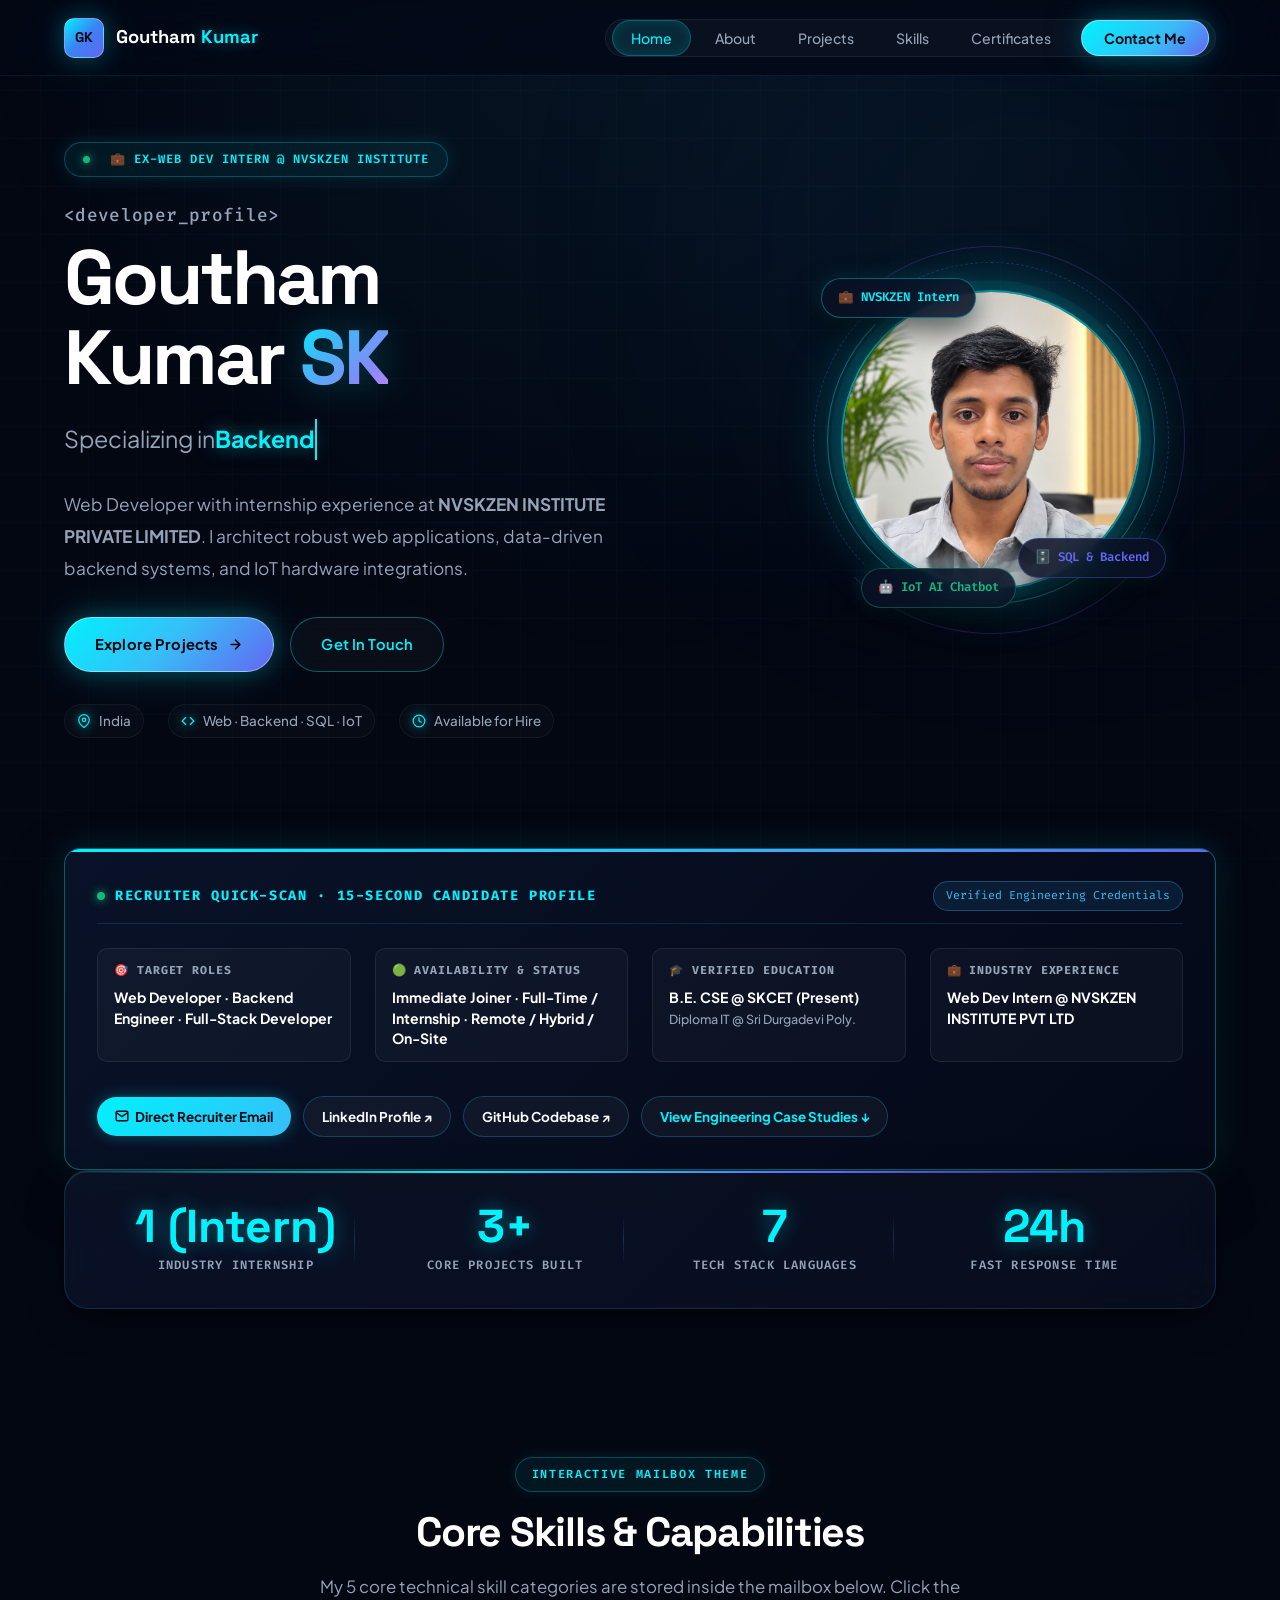
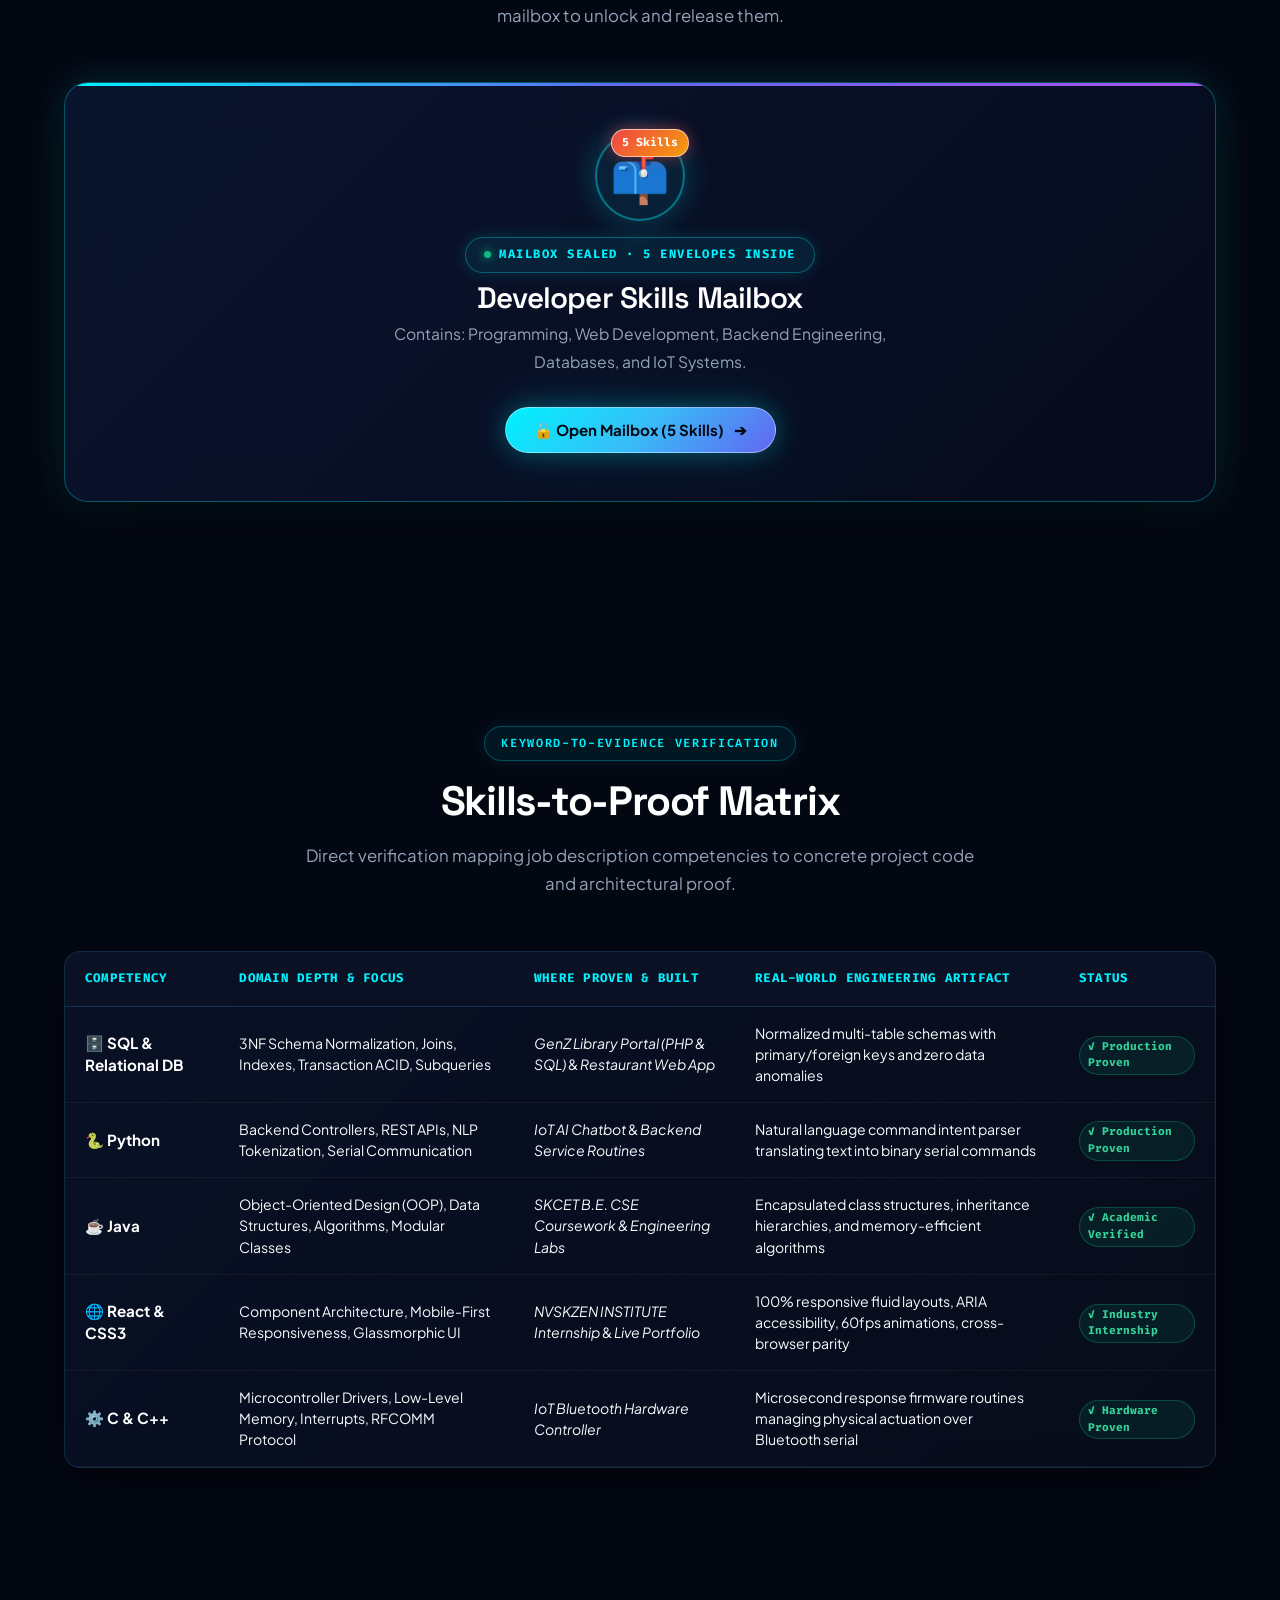
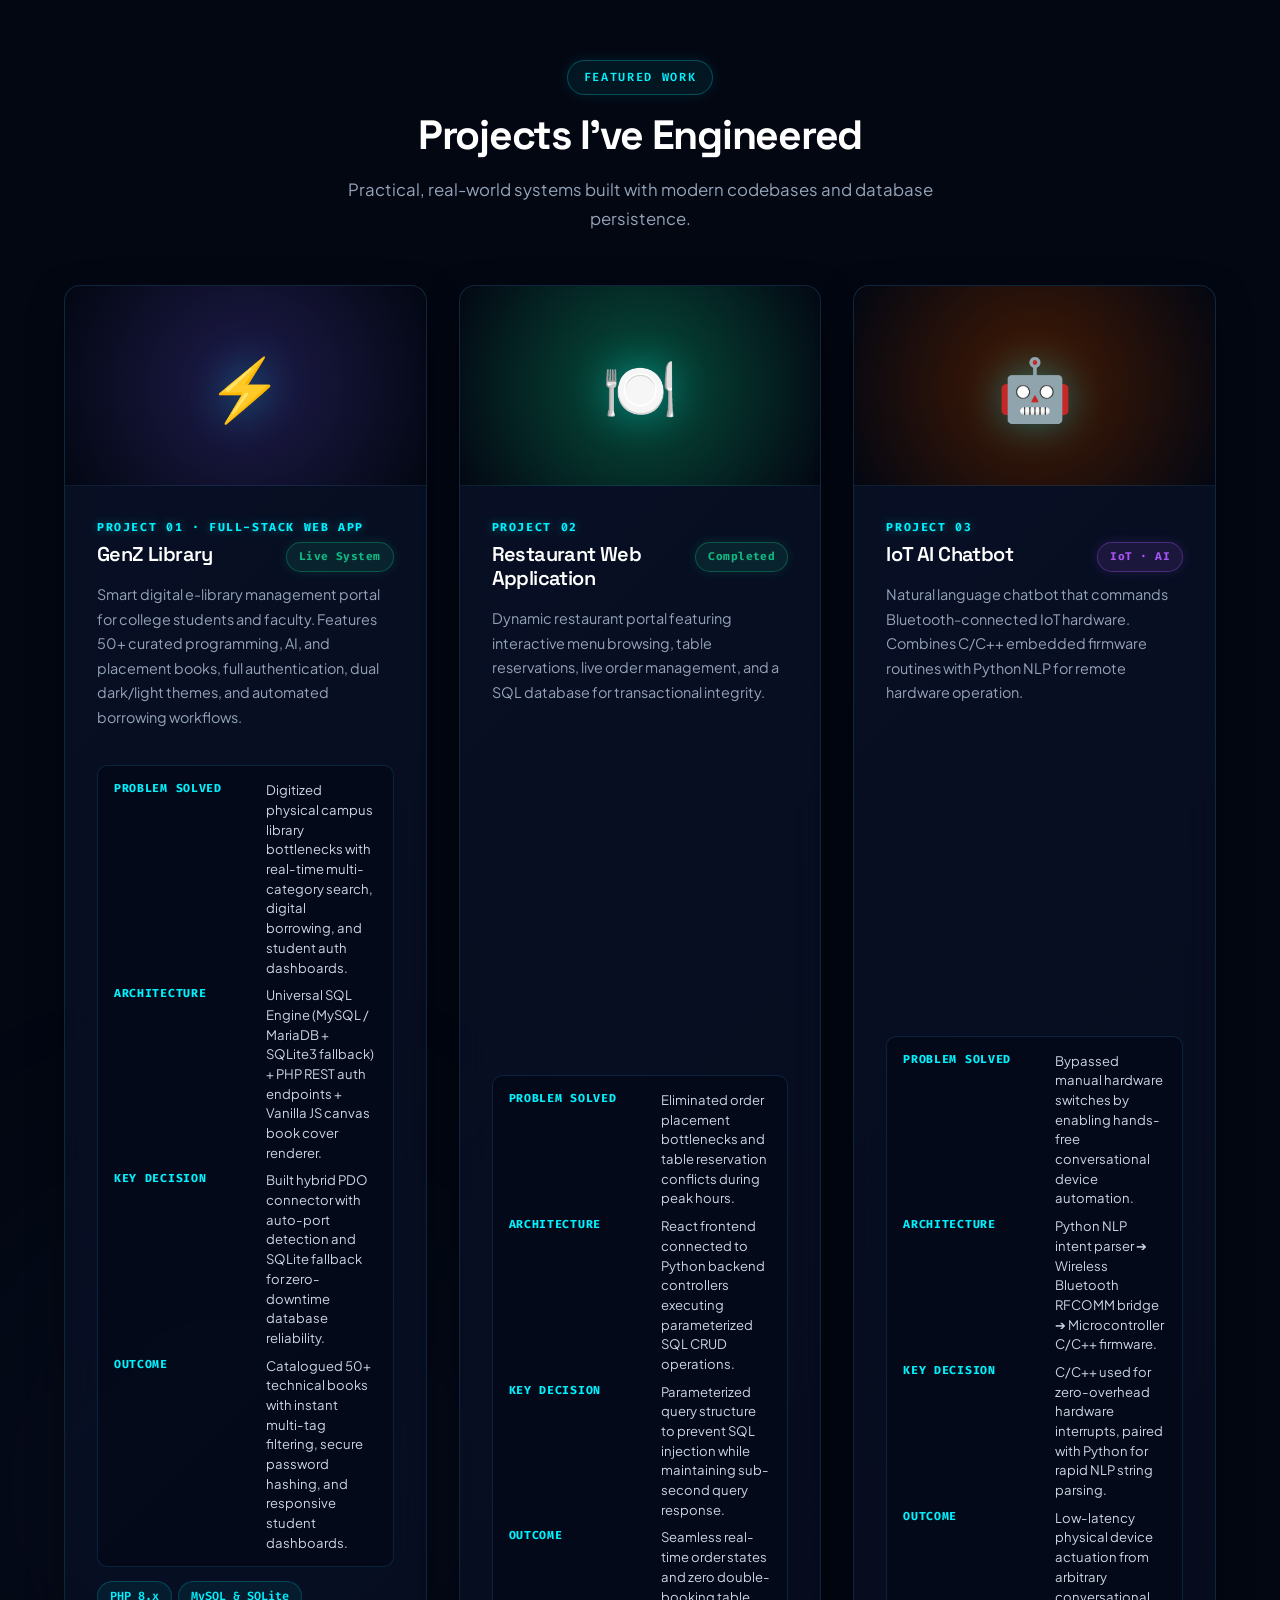
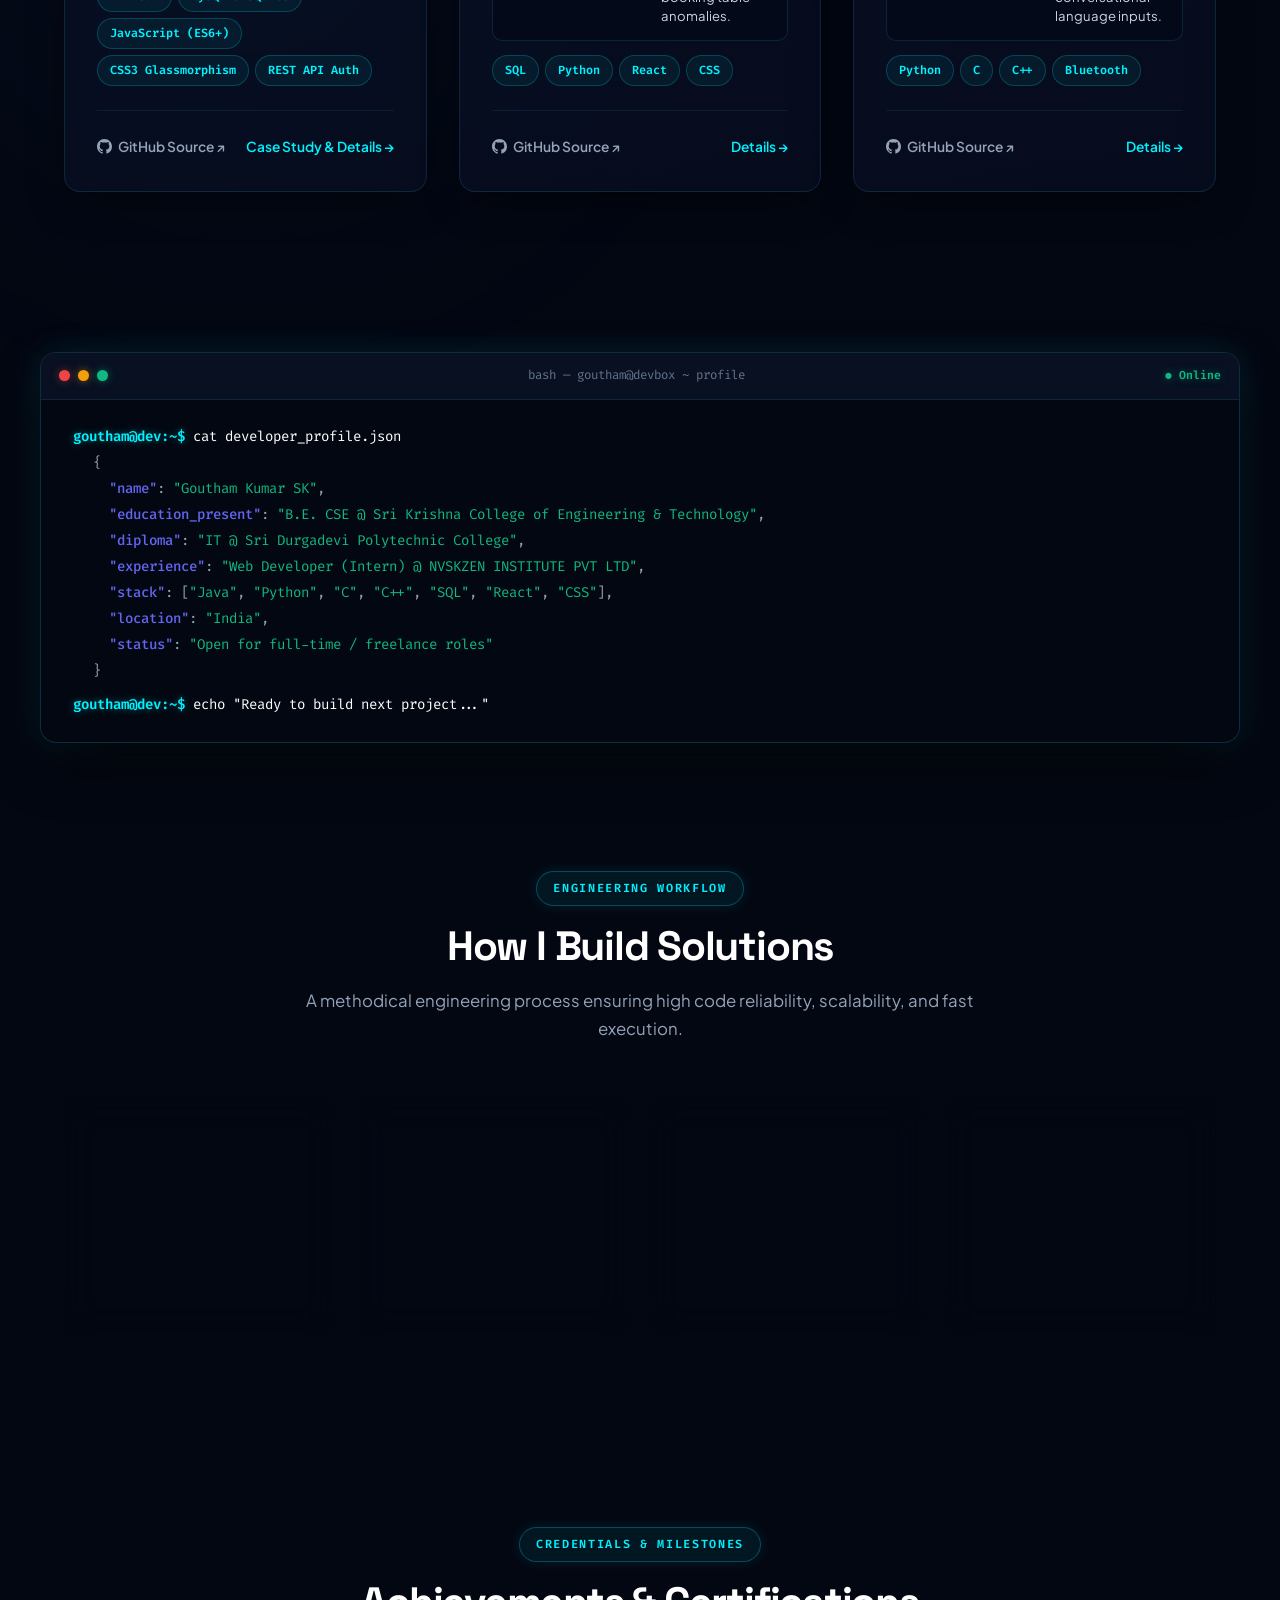
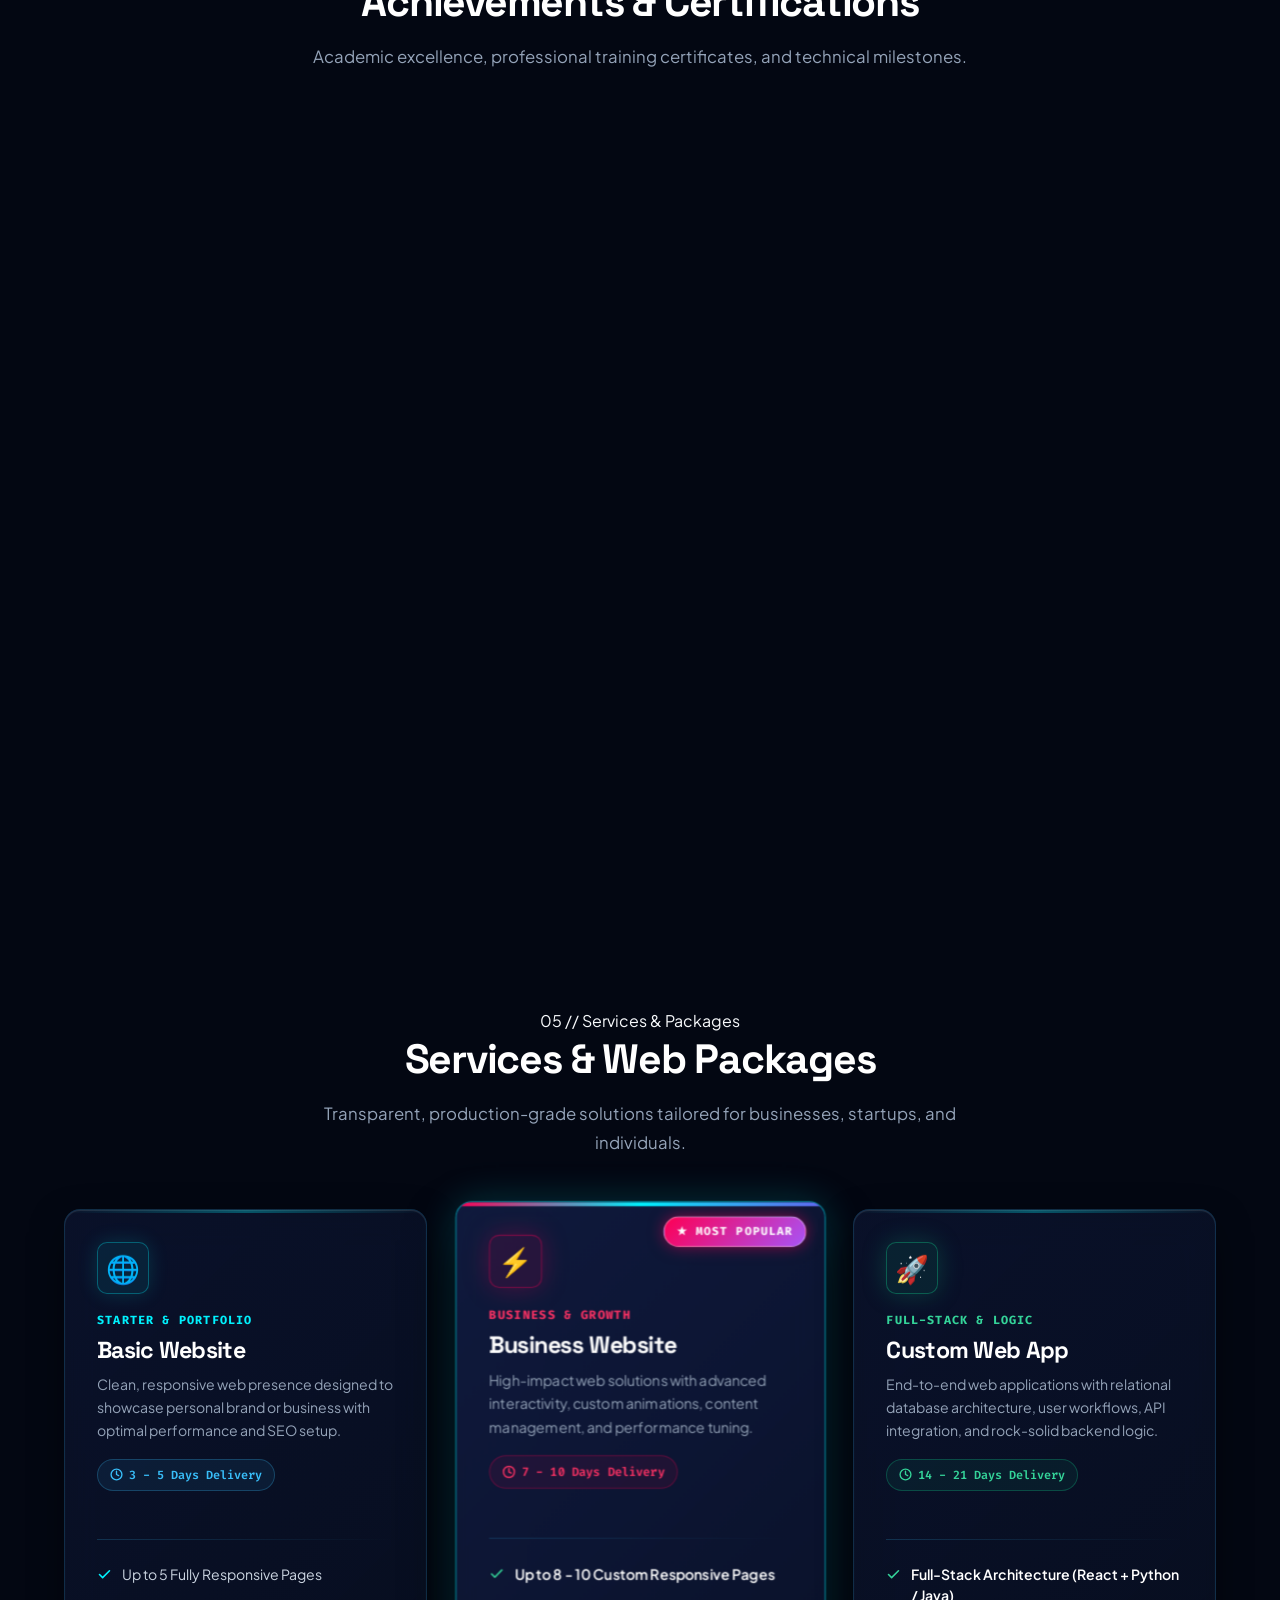
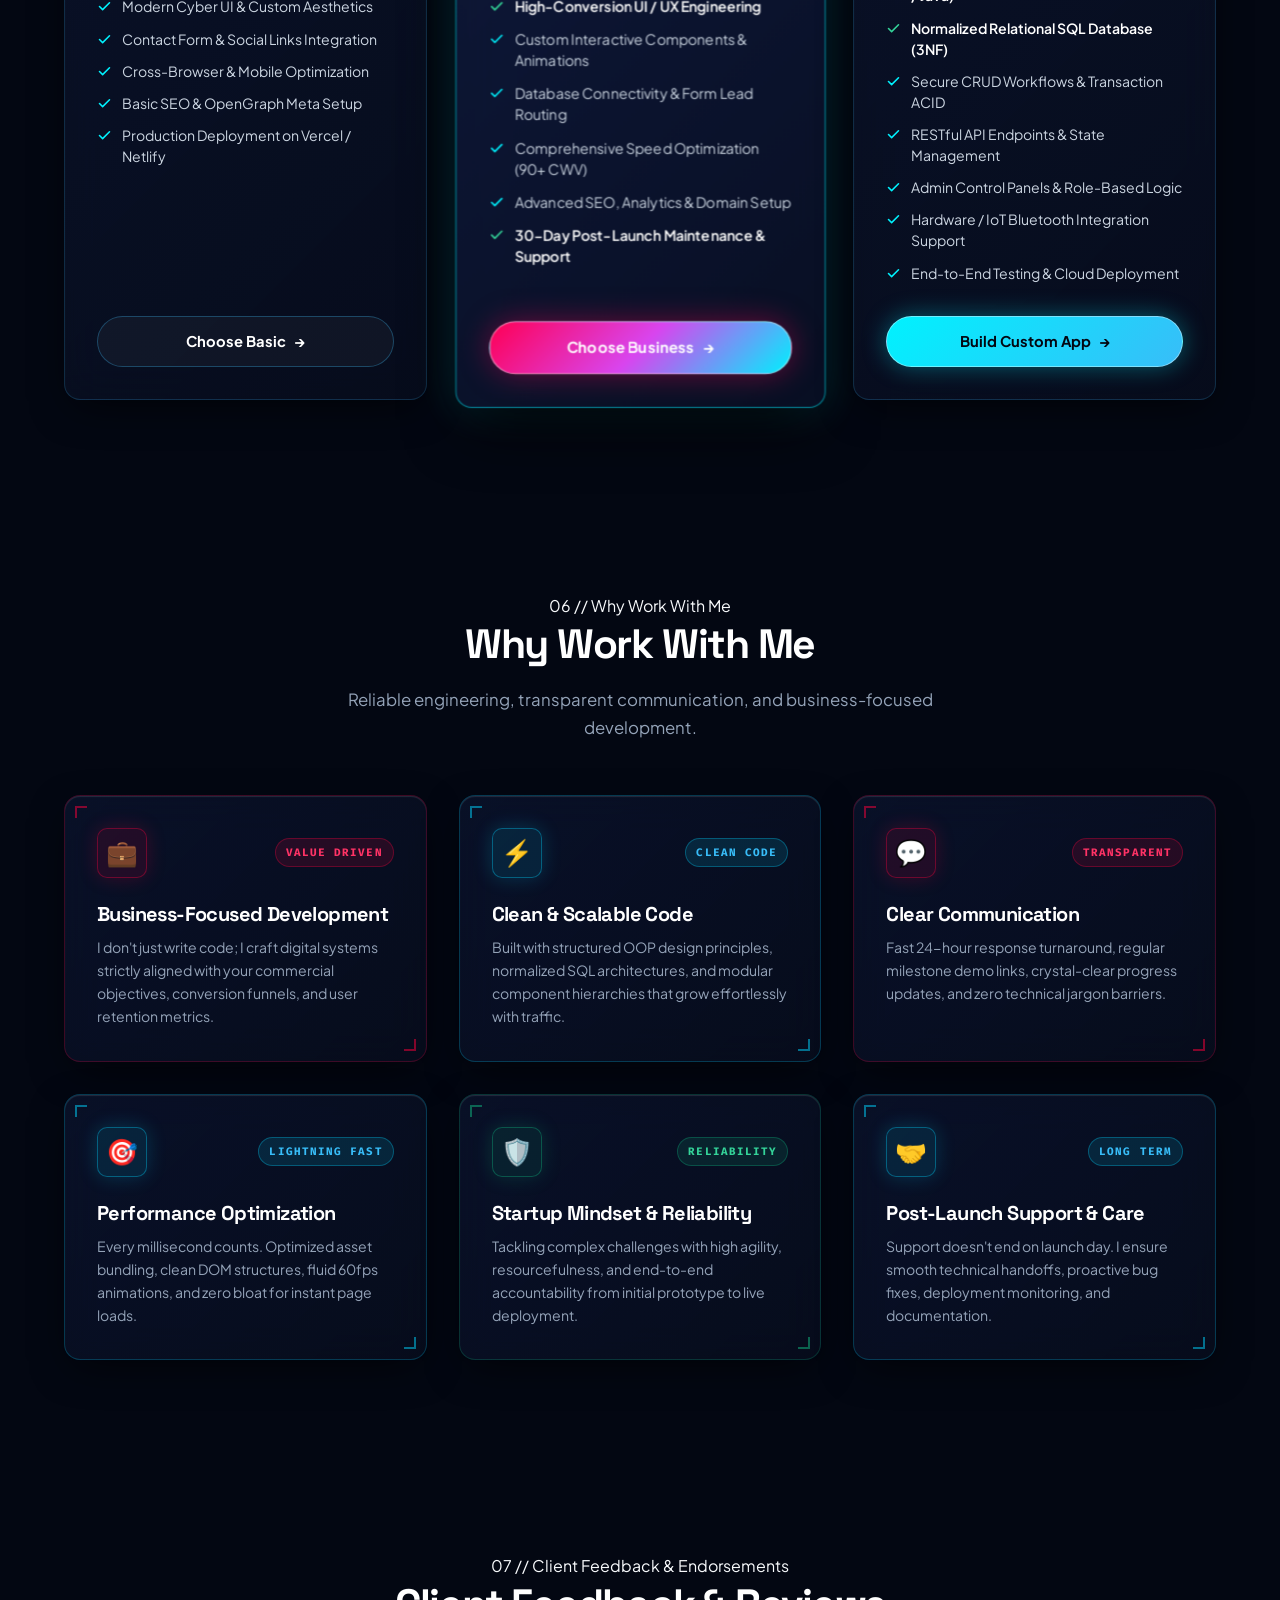
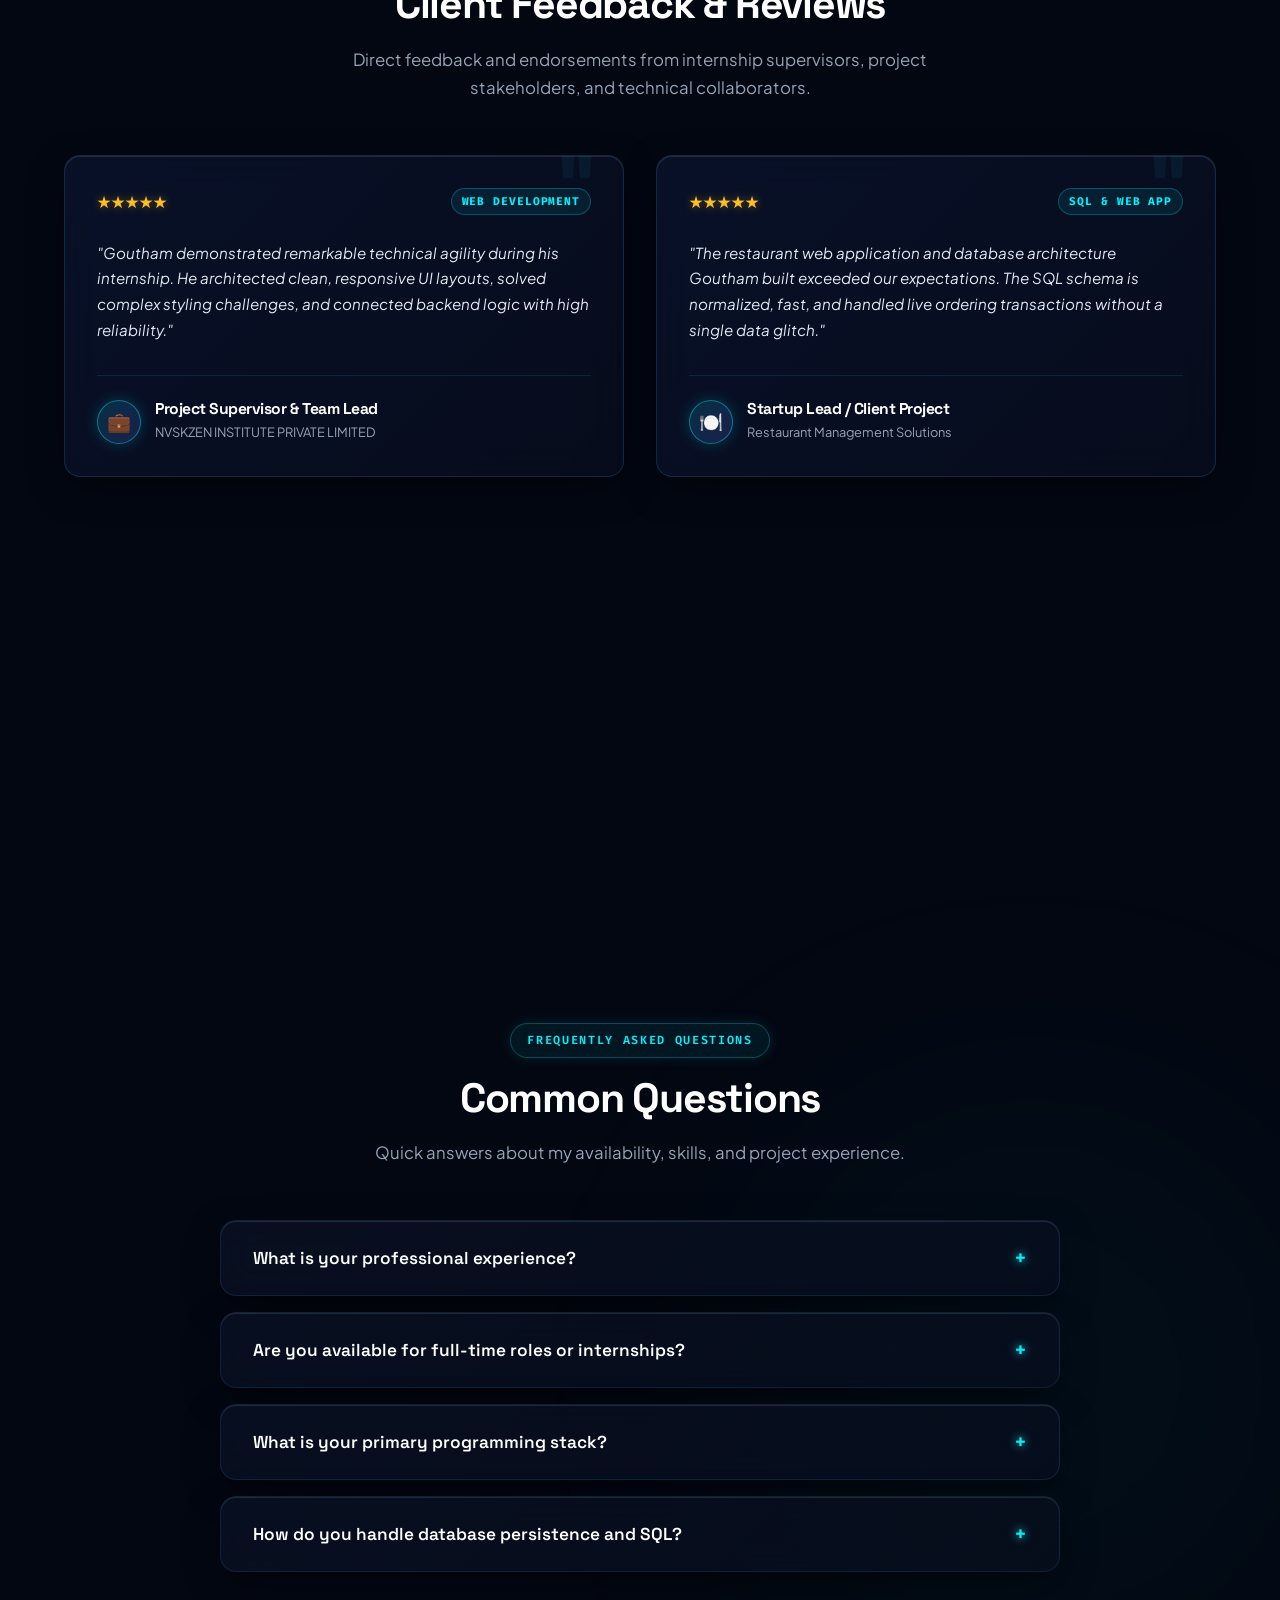
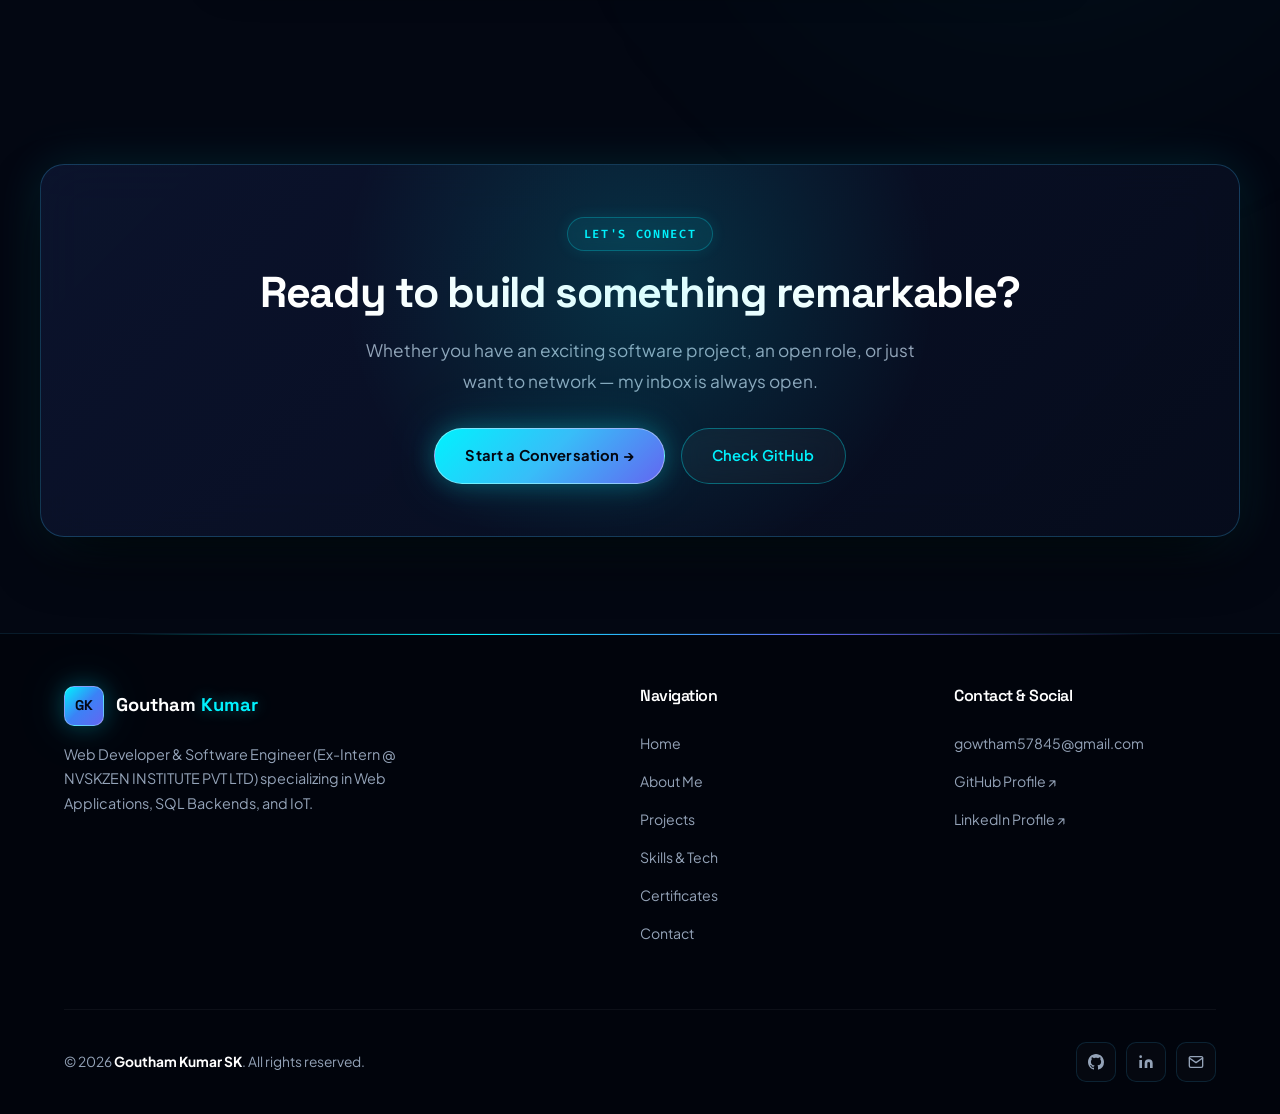
<file: index.html>
<!DOCTYPE html>
<html lang="en">
<head>
  <meta charset="UTF-8" />
  <meta name="viewport" content="width=device-width, initial-scale=1.0" />
  <title>Goutham Kumar SK — Web Developer &amp; Software Engineer</title>
  <meta name="description" content="Goutham Kumar SK — Web Developer (Intern at NVSKZEN INSTITUTE PRIVATE LIMITED) specializing in Web Applications, Backend Architecture, and IoT Systems." />
  <meta property="og:title" content="Goutham Kumar SK — Web Developer &amp; Software Engineer" />
  <meta property="og:description" content="Web Developer · NVSKZEN INSTITUTE PRIVATE LIMITED · Web Apps · Backend · IoT" />
  <meta property="og:type" content="website" />
  <link rel="preconnect" href="https://fonts.googleapis.com" />
  <link rel="preconnect" href="https://fonts.gstatic.com" crossorigin />
  <link rel="stylesheet" href="style.css" />
</head>
<body>

  <!-- AMBIENT BACKGROUND GLOWS & CYBER AURORAS -->
  <div class="bg-ambient-glow glow-1" aria-hidden="true"></div>
  <div class="bg-ambient-glow glow-2" aria-hidden="true"></div>
  <div class="bg-ambient-glow glow-3" aria-hidden="true"></div>

  <!-- CUSTOM CURSOR -->
  <div id="cursor-dot"  aria-hidden="true"></div>
  <div id="cursor-ring" aria-hidden="true"></div>

  <!-- NAVBAR -->
  <nav class="navbar" id="navbar" role="navigation" aria-label="Main navigation">
    <div class="container">
      <a href="index.html" class="nav-logo" aria-label="Goutham Kumar SK — Home">
        <div class="nav-logo-mark">GK</div>
        <span class="nav-logo-text">Goutham <em>Kumar</em></span>
      </a>
      <ul class="nav-links" role="list">
        <li><a href="index.html">Home</a></li>
        <li><a href="about.html">About</a></li>
        <li><a href="projects.html">Projects</a></li>
        <li><a href="skills.html">Skills</a></li>
        <li><a href="certificates.html">Certificates</a></li>
        <li><a href="contact.html" class="nav-cta">Contact Me</a></li>
      </ul>
      <button class="nav-hamburger" id="hamburger" aria-label="Toggle mobile menu" aria-expanded="false">
        <span></span><span></span><span></span>
      </button>
    </div>
  </nav>
  <nav class="nav-mobile" id="mobile-menu" aria-label="Mobile navigation">
    <a href="index.html">Home</a>
    <a href="about.html">About</a>
    <a href="projects.html">Projects</a>
    <a href="skills.html">Skills</a>
    <a href="certificates.html">Certificates</a>
    <a href="contact.html">Contact</a>
  </nav>

  <main>

    <!-- ════════════════ HERO SECTION ════════════════ -->
    <section class="hero" id="hero" aria-labelledby="hero-heading">
      <div class="container">
        <div class="hero-layout">

          <!-- Left Column -->
          <div class="hero-content">
            <div class="hero-badge">
              <span class="badge-dot" aria-hidden="true"></span>
              💼 Ex-Web Dev Intern @ NVSKZEN INSTITUTE
            </div>

            <p class="hero-greeting">&lt;developer_profile&gt;</p>
            <h1 id="hero-heading" class="hero-name">
              Goutham<br />Kumar <span class="gradient-text">SK</span>
            </h1>

            <p class="hero-role">
              Specializing in <span class="typed-text"></span>
            </p>

            <p class="hero-desc">
              Web Developer with internship experience at <strong>NVSKZEN INSTITUTE PRIVATE LIMITED</strong>.
              I architect robust web applications, data-driven backend systems, and IoT hardware integrations.
            </p>

            <div class="hero-actions">
              <a href="projects.html" class="btn btn-primary" id="hero-view-work">
                Explore Projects
                <svg width="15" height="15" viewBox="0 0 24 24" fill="none" stroke="currentColor" stroke-width="2.5" stroke-linecap="round" stroke-linejoin="round" aria-hidden="true"><path d="M5 12h14M12 5l7 7-7 7"/></svg>
              </a>
              <a href="contact.html" class="btn btn-outline" id="hero-contact">Get In Touch</a>
            </div>

            <div class="hero-meta">
              <span class="hero-meta-item">
                <svg width="14" height="14" viewBox="0 0 24 24" fill="none" stroke="currentColor" stroke-width="2" stroke-linecap="round" stroke-linejoin="round" aria-hidden="true"><path d="M21 10c0 7-9 13-9 13s-9-6-9-13a9 9 0 0 1 18 0z"/><circle cx="12" cy="10" r="3"/></svg>
                India
              </span>
              <span class="hero-meta-item">
                <svg width="14" height="14" viewBox="0 0 24 24" fill="none" stroke="currentColor" stroke-width="2" stroke-linecap="round" stroke-linejoin="round" aria-hidden="true"><polyline points="16 18 22 12 16 6"/><polyline points="8 6 2 12 8 18"/></svg>
                Web · Backend · SQL · IoT
              </span>
              <span class="hero-meta-item">
                <svg width="14" height="14" viewBox="0 0 24 24" fill="none" stroke="currentColor" stroke-width="2" stroke-linecap="round" stroke-linejoin="round" aria-hidden="true"><circle cx="12" cy="12" r="10"/><polyline points="12 6 12 12 16 14"/></svg>
                Available for Hire
              </span>
            </div>
          </div>

          <!-- Right Column (Avatar + Orbiting Cyber Rings + Badges) -->
          <div class="hero-photo-side">
            <div class="hero-photo-wrap">
              <img
                src="profile.jpg"
                alt="Goutham Kumar SK — Web Developer"
                class="hero-photo"
                loading="eager"
              />
              <div class="photo-ring photo-ring-1" aria-hidden="true"></div>
              <div class="photo-ring photo-ring-2" aria-hidden="true"></div>
              <div class="photo-ring photo-ring-3" aria-hidden="true"></div>

              <!-- Floating Tech Badges -->
              <div class="floating-badge fb-1">💼 NVSKZEN Intern</div>
              <div class="floating-badge fb-2">🗄️ SQL &amp; Backend</div>
              <div class="floating-badge fb-3">🤖 IoT AI Chatbot</div>
            </div>
          </div>

        </div>
      </div>
    </section>

    <!-- ════════════════ RECRUITER QUICK-SCAN BRIEFING HUD ════════════════ -->
    <section class="container" aria-label="Technical Recruiter Quick-Scan">
      <div class="recruiter-hud-banner fade-up">
        <div class="recruiter-hud-top">
          <div class="recruiter-hud-title">
            <span>Recruiter Quick-Scan · 15-Second Candidate Profile</span>
          </div>
          <span class="recruiter-hud-badge">Verified Engineering Credentials</span>
        </div>

        <div class="recruiter-hud-grid">
          <div class="recruiter-hud-card">
            <span class="recruiter-hud-label">🎯 Target Roles</span>
            <div class="recruiter-hud-val">Web Developer · Backend Engineer · Full-Stack Developer</div>
          </div>
          <div class="recruiter-hud-card">
            <span class="recruiter-hud-label">🟢 Availability &amp; Status</span>
            <div class="recruiter-hud-val">Immediate Joiner · Full-Time / Internship · Remote / Hybrid / On-Site</div>
          </div>
          <div class="recruiter-hud-card">
            <span class="recruiter-hud-label">🎓 Verified Education</span>
            <div class="recruiter-hud-val">B.E. CSE @ SKCET (Present)<br><span style="color:var(--text-muted);font-weight:500;font-size:0.78rem;">Diploma IT @ Sri Durgadevi Poly.</span></div>
          </div>
          <div class="recruiter-hud-card">
            <span class="recruiter-hud-label">💼 Industry Experience</span>
            <div class="recruiter-hud-val">Web Dev Intern @ NVSKZEN INSTITUTE PVT LTD</div>
          </div>
        </div>

        <div class="recruiter-hud-actions">
          <a href="mailto:gowtham57845@gmail.com" class="hud-btn hud-btn-primary">
            <svg width="14" height="14" viewBox="0 0 24 24" fill="none" stroke="currentColor" stroke-width="2.5"><path d="M4 4h16c1.1 0 2 .9 2 2v12c0 1.1-.9 2-2 2H4c-1.1 0-2-.9-2-2V6c0-1.1.9-2 2-2z"/><polyline points="22,6 12,13 2,6"/></svg>
            Direct Recruiter Email
          </a>
          <a href="https://www.linkedin.com/in/goutham-kumar-s-k-790884340/" target="_blank" rel="noopener noreferrer" class="hud-btn hud-btn-outline">
            LinkedIn Profile ↗
          </a>
          <a href="https://github.com/Gouthamdc2007" target="_blank" rel="noopener noreferrer" class="hud-btn hud-btn-outline">
            GitHub Codebase ↗
          </a>
          <a href="#featured" class="hud-btn hud-btn-outline" style="color:var(--accent);">
            View Engineering Case Studies ↓
          </a>
        </div>
      </div>
    </section>

    <!-- ════════════════ STATS BANNER ════════════════ -->
    <section class="container" aria-label="Key statistics">
      <div class="stats-banner fade-up">
        <div class="stats-grid">
          <div class="stat-item">
            <div class="stat-number" data-target="1" data-suffix=" (Intern)">0</div>
            <div class="stat-label">Industry Internship</div>
          </div>
          <div class="stat-item">
            <div class="stat-number" data-target="3" data-suffix="+">0+</div>
            <div class="stat-label">Core Projects Built</div>
          </div>
          <div class="stat-item">
            <div class="stat-number" data-target="7" data-suffix="">0</div>
            <div class="stat-label">Tech Stack Languages</div>
          </div>
          <div class="stat-item">
            <div class="stat-number" data-target="24" data-suffix="h">0h</div>
            <div class="stat-label">Fast Response Time</div>
          </div>
        </div>
      </div>
    </section>

    <!-- ════════════════ SKILLS / CAPABILITIES SECTION ════════════════ -->
    <section class="section" id="services" aria-labelledby="services-heading">
      <div class="container">
        <div class="section-header">
          <div class="section-tag">Interactive Mailbox Theme</div>
          <h2 id="services-heading" class="section-title">Core Skills &amp; Capabilities</h2>
          <p class="section-desc">My 5 core technical skill categories are stored inside the mailbox below. Click the mailbox to unlock and release them.</p>
        </div>

        <!-- ════════════ INTERACTIVE MAILBOX VAULT ════════════ -->
        <div class="skills-mailbox-vault fade-up" id="skills-mailbox-vault">
          <div class="mailbox-interactive-hub" id="mailbox-toggle-btn" role="button" tabindex="0" aria-expanded="false" aria-controls="skills-mailbox-grid" aria-label="Toggle Skills Mailbox">
            <div class="mailbox-icon-wrap" aria-hidden="true">
              <span id="mailbox-icon">📫</span>
              <span class="mailbox-count-pill" id="mailbox-badge">5 Skills</span>
            </div>
            <div class="mailbox-title-wrap">
              <div class="mailbox-status-tag" id="mailbox-status-tag">Mailbox Sealed · 5 Envelopes Inside</div>
              <h3 style="margin-top:8px;">Developer Skills Mailbox</h3>
              <p>Contains: Programming, Web Development, Backend Engineering, Databases, and IoT Systems.</p>
            </div>
            <button class="mailbox-action-btn" id="mailbox-btn-text" type="button">
              <span id="mailbox-btn-label">🔓 Open Mailbox (5 Skills)</span>
              <span aria-hidden="true">➔</span>
            </button>
          </div>

          <!-- ════════════ THE 5 RELEASED SKILL CARDS ════════════ -->
          <div class="skills-mailbox-content services-grid" id="skills-mailbox-grid" aria-hidden="true">

            <!-- 1. Programming Envelope -->
            <div class="skill-envelope-card">
              <div class="envelope-header">
                <div class="service-icon" style="margin-bottom:0;" aria-hidden="true">💻</div>
                <span class="envelope-badge">Envelope #01</span>
              </div>
              <h3>Programming</h3>
              <p>Writing clean, efficient, object-oriented code with deep understanding of data structures, memory management, and algorithm optimization.</p>
              <div class="service-tags" style="margin-top:auto;">
                <span class="service-tag-item">Java</span>
                <span class="service-tag-item">Python</span>
                <span class="service-tag-item">C</span>
                <span class="service-tag-item">C++</span>
              </div>
            </div>

            <!-- 2. Web Development Envelope -->
            <div class="skill-envelope-card">
              <div class="envelope-header">
                <div class="service-icon" style="margin-bottom:0;" aria-hidden="true">🌐</div>
                <span class="envelope-badge">Envelope #02</span>
              </div>
              <h3>Web Development</h3>
              <p>Crafting high-performance, accessible, and responsive user interfaces with modular component architectures and modern CSS systems.</p>
              <div class="service-tags" style="margin-top:auto;">
                <span class="service-tag-item">React</span>
                <span class="service-tag-item">CSS3</span>
                <span class="service-tag-item">Responsive UI</span>
                <span class="service-tag-item">Modern Layouts</span>
              </div>
            </div>

            <!-- 3. Backend Engineering Envelope -->
            <div class="skill-envelope-card">
              <div class="envelope-header">
                <div class="service-icon" style="margin-bottom:0;" aria-hidden="true">⚙️</div>
                <span class="envelope-badge">Envelope #03</span>
              </div>
              <h3>Backend Engineering</h3>
              <p>Designing structured server-side logic in Python and Java. Creating high-performance routines and clean business logic.</p>
              <div class="service-tags" style="margin-top:auto;">
                <span class="service-tag-item">Python</span>
                <span class="service-tag-item">Java</span>
                <span class="service-tag-item">REST API</span>
                <span class="service-tag-item">OOP Design</span>
              </div>
            </div>

            <!-- 4. Database Architecture Envelope -->
            <div class="skill-envelope-card">
              <div class="envelope-header">
                <div class="service-icon" style="margin-bottom:0;" aria-hidden="true">🗄️</div>
                <span class="envelope-badge">Envelope #04</span>
              </div>
              <h3>Database Architecture</h3>
              <p>Architecting relational database schemas, writing optimized queries, and ensuring data consistency across transactions.</p>
              <div class="service-tags" style="margin-top:auto;">
                <span class="service-tag-item">SQL</span>
                <span class="service-tag-item">Database Design</span>
                <span class="service-tag-item">Schema Modeling</span>
                <span class="service-tag-item">CRUD</span>
              </div>
            </div>

            <!-- 5. IoT & Embedded Systems Envelope -->
            <div class="skill-envelope-card">
              <div class="envelope-header">
                <div class="service-icon" style="margin-bottom:0;" aria-hidden="true">🤖</div>
                <span class="envelope-badge">Envelope #05</span>
              </div>
              <h3>IoT &amp; Embedded Systems</h3>
              <p>Connecting software with physical hardware via Bluetooth protocols, C/C++ firmware integration, and AI natural language control.</p>
              <div class="service-tags" style="margin-top:auto;">
                <span class="service-tag-item">C / C++</span>
                <span class="service-tag-item">Bluetooth</span>
                <span class="service-tag-item">AI / NLP</span>
                <span class="service-tag-item">Microcontrollers</span>
              </div>
            </div>

          </div>

        </div>
      </div>
    </section>

    <!-- ════════════════ SKILLS POPUP MODALS ════════════════ -->
    <!-- 1. Programming Modal -->
    <div class="skills-modal-overlay" id="skill-modal-programming" aria-hidden="true" role="dialog" aria-modal="true" aria-labelledby="modal-title-prog">
      <div class="skills-modal">
        <button class="modal-close-btn" aria-label="Close modal">&times;</button>
        <div class="modal-header">
          <div class="modal-icon">💻</div>
          <div class="modal-title-wrap">
            <span class="modal-subtitle">Postcard // 01</span>
            <h3 id="modal-title-prog">Programming Toolkit</h3>
          </div>
        </div>
        <div class="modal-skills-list">
          <div class="modal-skill-item">
            <div class="modal-skill-head">
              <span class="modal-skill-name">☕ Java</span>
              <span class="modal-skill-tag">Backend · OOP</span>
            </div>
            <div class="skill-bar-wrap"><div class="skill-bar-fill" style="width:88%;"></div></div>
            <p class="modal-skill-desc">Robust object-oriented programming, data structures, algorithm implementations, and modular backend design.</p>
          </div>
          <div class="modal-skill-item">
            <div class="modal-skill-head">
              <span class="modal-skill-name">🐍 Python</span>
              <span class="modal-skill-tag">Web · AI · IoT</span>
            </div>
            <div class="skill-bar-wrap"><div class="skill-bar-fill" style="width:92%;"></div></div>
            <p class="modal-skill-desc">Web application controllers, database connectors, NLP chatbot logic, and Bluetooth serial data communication.</p>
          </div>
          <div class="modal-skill-item">
            <div class="modal-skill-head">
              <span class="modal-skill-name">⚙️ C</span>
              <span class="modal-skill-tag">Systems · Embedded</span>
            </div>
            <div class="skill-bar-wrap"><div class="skill-bar-fill" style="width:85%;"></div></div>
            <p class="modal-skill-desc">Low-level hardware management, memory pointers, bitwise manipulation, and microcontroller driver logic.</p>
          </div>
          <div class="modal-skill-item">
            <div class="modal-skill-head">
              <span class="modal-skill-name">🔧 C++</span>
              <span class="modal-skill-tag">OOP · Firmware</span>
            </div>
            <div class="skill-bar-wrap"><div class="skill-bar-fill" style="width:86%;"></div></div>
            <p class="modal-skill-desc">Object-oriented system software, embedded Bluetooth firmware routines, and efficient hardware controllers.</p>
          </div>
        </div>
      </div>
    </div>

    <!-- 2. Web Development Modal -->
    <div class="skills-modal-overlay" id="skill-modal-web" aria-hidden="true" role="dialog" aria-modal="true" aria-labelledby="modal-title-web">
      <div class="skills-modal">
        <button class="modal-close-btn" aria-label="Close modal">&times;</button>
        <div class="modal-header">
          <div class="modal-icon">🌐</div>
          <div class="modal-title-wrap">
            <span class="modal-subtitle">Postcard // 02</span>
            <h3 id="modal-title-web">Web Engineering</h3>
          </div>
        </div>
        <div class="modal-skills-list">
          <div class="modal-skill-item">
            <div class="modal-skill-head">
              <span class="modal-skill-name">⚛️ React</span>
              <span class="modal-skill-tag">Frontend UI</span>
            </div>
            <div class="skill-bar-wrap"><div class="skill-bar-fill" style="width:84%;"></div></div>
            <p class="modal-skill-desc">Component lifecycle, dynamic state management, interactive hooks, and modular UI structure.</p>
          </div>
          <div class="modal-skill-item">
            <div class="modal-skill-head">
              <span class="modal-skill-name">🎨 CSS3</span>
              <span class="modal-skill-tag">Design &amp; Layout</span>
            </div>
            <div class="skill-bar-wrap"><div class="skill-bar-fill" style="width:92%;"></div></div>
            <p class="modal-skill-desc">Custom design systems, CSS grid &amp; flexbox, fluid typography, dark mode theming, and responsive layouts.</p>
          </div>
          <div class="modal-skill-item">
            <div class="modal-skill-head">
              <span class="modal-skill-name">📱 Responsive UI &amp; Modern Layouts</span>
              <span class="modal-skill-tag">Accessibility &amp; UX</span>
            </div>
            <p class="modal-skill-desc">Cross-device fluid responsiveness, mobile-first architectures, touch-friendly UI controls, and high-contrast accessibility.</p>
          </div>
        </div>
      </div>
    </div>

    <!-- 3. Backend Engineering Modal -->
    <div class="skills-modal-overlay" id="skill-modal-backend" aria-hidden="true" role="dialog" aria-modal="true" aria-labelledby="modal-title-back">
      <div class="skills-modal">
        <button class="modal-close-btn" aria-label="Close modal">&times;</button>
        <div class="modal-header">
          <div class="modal-icon">⚙️</div>
          <div class="modal-title-wrap">
            <span class="modal-subtitle">Postcard // 03</span>
            <h3 id="modal-title-back">Backend Engineering</h3>
          </div>
        </div>
        <div class="modal-skills-list">
          <div class="modal-skill-item">
            <div class="modal-skill-head">
              <span class="modal-skill-name">🐍 Python Backend</span>
              <span class="modal-skill-tag">Server Logic &amp; Connectors</span>
            </div>
            <p class="modal-skill-desc">Building backend controllers, data pipelines, REST endpoints, and integration adapters for real-time services.</p>
          </div>
          <div class="modal-skill-item">
            <div class="modal-skill-head">
              <span class="modal-skill-name">☕ Java Enterprise Logic</span>
              <span class="modal-skill-tag">OOP &amp; Scalability</span>
            </div>
            <p class="modal-skill-desc">Developing modular object-oriented services, robust error handling, and clean database abstraction layers.</p>
          </div>
          <div class="modal-skill-item">
            <div class="modal-skill-head">
              <span class="modal-skill-name">🔌 REST APIs</span>
              <span class="modal-skill-tag">JSON &amp; Endpoint Contracts</span>
            </div>
            <p class="modal-skill-desc">Designing consistent RESTful endpoint conventions, CRUD request/response structures, and status code management.</p>
          </div>
        </div>
      </div>
    </div>

    <!-- 4. Database Architecture Modal -->
    <div class="skills-modal-overlay" id="skill-modal-database" aria-hidden="true" role="dialog" aria-modal="true" aria-labelledby="modal-title-db">
      <div class="skills-modal">
        <button class="modal-close-btn" aria-label="Close modal">&times;</button>
        <div class="modal-header">
          <div class="modal-icon">🗄️</div>
          <div class="modal-title-wrap">
            <span class="modal-subtitle">Postcard // 04</span>
            <h3 id="modal-title-db">Database Architecture</h3>
          </div>
        </div>
        <div class="modal-skills-list">
          <div class="modal-skill-item">
            <div class="modal-skill-head">
              <span class="modal-skill-name">🗄️ SQL &amp; Relational DBMS</span>
              <span class="modal-skill-tag">Relational Modeling</span>
            </div>
            <div class="skill-bar-wrap"><div class="skill-bar-fill" style="width:90%;"></div></div>
            <p class="modal-skill-desc">Relational schema architecture, joins, views, subqueries, primary/foreign key constraints, and transactional consistency.</p>
          </div>
          <div class="modal-skill-item">
            <div class="modal-skill-head">
              <span class="modal-skill-name">📐 Schema Modeling &amp; Normalization</span>
              <span class="modal-skill-tag">Data Integrity</span>
            </div>
            <p class="modal-skill-desc">Designing 3NF normalized tables, entity-relationship diagrams (ERD), index tuning, and preventing data anomalies.</p>
          </div>
          <div class="modal-skill-item">
            <div class="modal-skill-head">
              <span class="modal-skill-name">🔄 CRUD Operations &amp; Transactions</span>
              <span class="modal-skill-tag">ACID Principles</span>
            </div>
            <p class="modal-skill-desc">Building secure transactional workflows for order management, book borrowing histories, inventory tracking, and fines.</p>
          </div>
        </div>
      </div>
    </div>

    <!-- 5. IoT & Embedded Systems Modal -->
    <div class="skills-modal-overlay" id="skill-modal-iot" aria-hidden="true" role="dialog" aria-modal="true" aria-labelledby="modal-title-iot">
      <div class="skills-modal">
        <button class="modal-close-btn" aria-label="Close modal">&times;</button>
        <div class="modal-header">
          <div class="modal-icon">🤖</div>
          <div class="modal-title-wrap">
            <span class="modal-subtitle">Postcard // 05</span>
            <h3 id="modal-title-iot">IoT &amp; Embedded Systems</h3>
          </div>
        </div>
        <div class="modal-skills-list">
          <div class="modal-skill-item">
            <div class="modal-skill-head">
              <span class="modal-skill-name">📡 Bluetooth Hardware Protocols</span>
              <span class="modal-skill-tag">Serial Communication</span>
            </div>
            <p class="modal-skill-desc">Establishing wireless RFCOMM / Bluetooth serial bridges between mobile/web host devices and embedded hardware modules.</p>
          </div>
          <div class="modal-skill-item">
            <div class="modal-skill-head">
              <span class="modal-skill-name">🧠 AI &amp; NLP Chatbot Engine</span>
              <span class="modal-skill-tag">Natural Language Processing</span>
            </div>
            <p class="modal-skill-desc">Parsing conversational commands into discrete binary actuation control packets for real-time physical device automation.</p>
          </div>
          <div class="modal-skill-item">
            <div class="modal-skill-head">
              <span class="modal-skill-name">🕹️ Embedded C/C++ Microcontrollers</span>
              <span class="modal-skill-tag">Firmware &amp; Drivers</span>
            </div>
            <p class="modal-skill-desc">Writing low-level firmware routines, interrupt handlers, and hardware driver logic with optimal power and latency constraints.</p>
          </div>
        </div>
      </div>
    </div>

    <!-- ════════════════ SKILLS-TO-PROOF MATRIX SECTION ════════════════ -->
    <section class="section" id="proof-matrix" aria-labelledby="matrix-heading">
      <div class="container">
        <div class="section-header">
          <div class="section-tag">Keyword-to-Evidence Verification</div>
          <h2 id="matrix-heading" class="section-title">Skills-to-Proof Matrix</h2>
          <p class="section-desc">Direct verification mapping job description competencies to concrete project code and architectural proof.</p>
        </div>

        <div class="proof-matrix-wrap fade-up">
          <table class="proof-matrix-table" role="table" aria-label="Skills to Evidence Matrix">
            <thead>
              <tr>
                <th scope="col">Competency</th>
                <th scope="col">Domain Depth &amp; Focus</th>
                <th scope="col">Where Proven &amp; Built</th>
                <th scope="col">Real-World Engineering Artifact</th>
                <th scope="col">Status</th>
              </tr>
            </thead>
            <tbody>
              <tr>
                <td><span class="matrix-skill-name">🗄️ SQL &amp; Relational DB</span></td>
                <td>3NF Schema Normalization, Joins, Indexes, Transaction ACID, Subqueries</td>
                <td><em>GenZ Library Portal (PHP &amp; SQL)</em> &amp; <em>Restaurant Web App</em></td>
                <td>Normalized multi-table schemas with primary/foreign keys and zero data anomalies</td>
                <td><span class="matrix-badge-verified">✓ Production Proven</span></td>
              </tr>
              <tr>
                <td><span class="matrix-skill-name">🐍 Python</span></td>
                <td>Backend Controllers, REST APIs, NLP Tokenization, Serial Communication</td>
                <td><em>IoT AI Chatbot</em> &amp; <em>Backend Service Routines</em></td>
                <td>Natural language command intent parser translating text into binary serial commands</td>
                <td><span class="matrix-badge-verified">✓ Production Proven</span></td>
              </tr>
              <tr>
                <td><span class="matrix-skill-name">☕ Java</span></td>
                <td>Object-Oriented Design (OOP), Data Structures, Algorithms, Modular Classes</td>
                <td><em>SKCET B.E. CSE Coursework &amp; Engineering Labs</em></td>
                <td>Encapsulated class structures, inheritance hierarchies, and memory-efficient algorithms</td>
                <td><span class="matrix-badge-verified">✓ Academic Verified</span></td>
              </tr>
              <tr>
                <td><span class="matrix-skill-name">🌐 React &amp; CSS3</span></td>
                <td>Component Architecture, Mobile-First Responsiveness, Glassmorphic UI</td>
                <td><em>NVSKZEN INSTITUTE Internship</em> &amp; <em>Live Portfolio</em></td>
                <td>100% responsive fluid layouts, ARIA accessibility, 60fps animations, cross-browser parity</td>
                <td><span class="matrix-badge-verified">✓ Industry Internship</span></td>
              </tr>
              <tr>
                <td><span class="matrix-skill-name">⚙️ C &amp; C++</span></td>
                <td>Microcontroller Drivers, Low-Level Memory, Interrupts, RFCOMM Protocol</td>
                <td><em>IoT Bluetooth Hardware Controller</em></td>
                <td>Microsecond response firmware routines managing physical actuation over Bluetooth serial</td>
                <td><span class="matrix-badge-verified">✓ Hardware Proven</span></td>
              </tr>
            </tbody>
          </table>
        </div>
      </div>
    </section>

    <!-- ════════════════ FEATURED PROJECTS SECTION ════════════════ -->
    <section class="section" id="featured" aria-labelledby="featured-heading">
      <div class="container">
        <div class="section-header">
          <div class="section-tag">Featured Work</div>
          <h2 id="featured-heading" class="section-title">Projects I've Engineered</h2>
          <p class="section-desc">Practical, real-world systems built with modern codebases and database persistence.</p>
        </div>

        <div class="projects-grid">

          <!-- Project 1: GenZ Library — Smart Digital E-Library Management Portal -->
          <article class="project-card fade-up" id="feat-proj-1">
            <div class="project-thumb thumb-library" aria-hidden="true">
              <span class="project-thumb-emoji">⚡</span>
            </div>
            <div class="project-content">
              <div class="project-num">Project 01 · Full-Stack Web App</div>
              <div class="project-head">
                <h3>GenZ Library</h3>
                <span class="badge badge-live">Live System</span>
              </div>
              <p>
                Smart digital e-library management portal for college students and faculty. Features 50+ curated programming, AI, and placement books, full authentication, dual dark/light themes, and automated borrowing workflows.
              </p>
              <div class="case-study-box">
                <div class="case-study-row">
                  <span class="case-study-tag">Problem Solved</span>
                  <span class="case-study-desc">Digitized physical campus library bottlenecks with real-time multi-category search, digital borrowing, and student auth dashboards.</span>
                </div>
                <div class="case-study-row">
                  <span class="case-study-tag">Architecture</span>
                  <span class="case-study-desc">Universal SQL Engine (MySQL / MariaDB + SQLite3 fallback) + PHP REST auth endpoints + Vanilla JS canvas book cover renderer.</span>
                </div>
                <div class="case-study-row">
                  <span class="case-study-tag">Key Decision</span>
                  <span class="case-study-desc">Built hybrid PDO connector with auto-port detection and SQLite fallback for zero-downtime database reliability.</span>
                </div>
                <div class="case-study-row">
                  <span class="case-study-tag">Outcome</span>
                  <span class="case-study-desc">Catalogued 50+ technical books with instant multi-tag filtering, secure password hashing, and responsive student dashboards.</span>
                </div>
              </div>
              <div class="project-tags">
                <span class="tag">PHP 8.x</span>
                <span class="tag">MySQL &amp; SQLite</span>
                <span class="tag">JavaScript (ES6+)</span>
                <span class="tag">CSS3 Glassmorphism</span>
                <span class="tag">REST API Auth</span>
              </div>
              <div class="project-links">
                <a href="https://github.com/Gouthamdc2007/genz_library" class="proj-link" target="_blank" rel="noopener noreferrer">
                  <svg width="15" height="15" viewBox="0 0 24 24" fill="currentColor"><path d="M12 0C5.37 0 0 5.37 0 12c0 5.31 3.435 9.795 8.205 11.385.6.105.825-.255.825-.57 0-.285-.015-1.23-.015-2.235-3.015.555-3.795-.735-4.035-1.41-.135-.345-.72-1.41-1.23-1.695-.42-.225-1.02-.78-.015-.795.945-.015 1.62.87 1.845 1.23 1.08 1.815 2.805 1.305 3.495.99.105-.78.42-1.305.765-1.605-2.67-.3-5.46-1.335-5.46-5.925 0-1.305.465-2.385 1.23-3.225-.12-.3-.54-1.53.12-3.18 0 0 1.005-.315 3.3 1.23.96-.27 1.98-.405 3-.405s2.04.135 3 .405c2.295-1.56 3.3-1.23 3.3-1.23.66 1.65.24 2.88.12 3.18.765.84 1.23 1.905 1.23 3.225 0 4.605-2.805 5.625-5.475 5.925.435.375.81 1.095.81 2.22 0 1.605-.015 2.895-.015 3.3 0 .315.225.69.825.57A12.02 12.02 0 0 0 24 12c0-6.63-5.37-12-12-12z"/></svg>
                  GitHub Source ↗
                </a>
                <a href="projects.html#proj-1" class="proj-link" style="color:var(--accent);">Case Study &amp; Details →</a>
              </div>
            </div>
          </article>

          <!-- Project 2: Restaurant Web Application -->
          <article class="project-card fade-up" id="feat-proj-2">
            <div class="project-thumb thumb-restaurant" aria-hidden="true">
              <span class="project-thumb-emoji">🍽️</span>
            </div>
            <div class="project-content">
              <div class="project-num">Project 02</div>
              <div class="project-head">
                <h3>Restaurant Web Application</h3>
                <span class="badge badge-live">Completed</span>
              </div>
              <p>
                Dynamic restaurant portal featuring interactive menu browsing, table reservations, live order management,
                and a SQL database for transactional integrity.
              </p>
              <div class="case-study-box">
                <div class="case-study-row">
                  <span class="case-study-tag">Problem Solved</span>
                  <span class="case-study-desc">Eliminated order placement bottlenecks and table reservation conflicts during peak hours.</span>
                </div>
                <div class="case-study-row">
                  <span class="case-study-tag">Architecture</span>
                  <span class="case-study-desc">React frontend connected to Python backend controllers executing parameterized SQL CRUD operations.</span>
                </div>
                <div class="case-study-row">
                  <span class="case-study-tag">Key Decision</span>
                  <span class="case-study-desc">Parameterized query structure to prevent SQL injection while maintaining sub-second query response.</span>
                </div>
                <div class="case-study-row">
                  <span class="case-study-tag">Outcome</span>
                  <span class="case-study-desc">Seamless real-time order states and zero double-booking table anomalies.</span>
                </div>
              </div>
              <div class="project-tags">
                <span class="tag">SQL</span>
                <span class="tag">Python</span>
                <span class="tag">React</span>
                <span class="tag">CSS</span>
              </div>
              <div class="project-links">
                <a href="https://github.com/Gouthamdc2007" class="proj-link" target="_blank" rel="noopener noreferrer">
                  <svg width="15" height="15" viewBox="0 0 24 24" fill="currentColor"><path d="M12 0C5.37 0 0 5.37 0 12c0 5.31 3.435 9.795 8.205 11.385.6.105.825-.255.825-.57 0-.285-.015-1.23-.015-2.235-3.015.555-3.795-.735-4.035-1.41-.135-.345-.72-1.41-1.23-1.695-.42-.225-1.02-.78-.015-.795.945-.015 1.62.87 1.845 1.23 1.08 1.815 2.805 1.305 3.495.99.105-.78.42-1.305.765-1.605-2.67-.3-5.46-1.335-5.46-5.925 0-1.305.465-2.385 1.23-3.225-.12-.3-.54-1.53.12-3.18 0 0 1.005-.315 3.3 1.23.96-.27 1.98-.405 3-.405s2.04.135 3 .405c2.295-1.56 3.3-1.23 3.3-1.23.66 1.65.24 2.88.12 3.18.765.84 1.23 1.905 1.23 3.225 0 4.605-2.805 5.625-5.475 5.925.435.375.81 1.095.81 2.22 0 1.605-.015 2.895-.015 3.3 0 .315.225.69.825.57A12.02 12.02 0 0 0 24 12c0-6.63-5.37-12-12-12z"/></svg>
                  GitHub Source ↗
                </a>
                <a href="projects.html" class="proj-link" style="color:var(--accent);">Details →</a>
              </div>
            </div>
          </article>

          <!-- Project 3: IoT AI Chatbot -->
          <article class="project-card fade-up" id="feat-proj-3">
            <div class="project-thumb thumb-iot" aria-hidden="true">
              <span class="project-thumb-emoji">🤖</span>
            </div>
            <div class="project-content">
              <div class="project-num">Project 03</div>
              <div class="project-head">
                <h3>IoT AI Chatbot</h3>
                <span class="badge badge-iot">IoT · AI</span>
              </div>
              <p>
                Natural language chatbot that commands Bluetooth-connected IoT hardware. Combines C/C++ embedded
                firmware routines with Python NLP for remote hardware operation.
              </p>
              <div class="case-study-box">
                <div class="case-study-row">
                  <span class="case-study-tag">Problem Solved</span>
                  <span class="case-study-desc">Bypassed manual hardware switches by enabling hands-free conversational device automation.</span>
                </div>
                <div class="case-study-row">
                  <span class="case-study-tag">Architecture</span>
                  <span class="case-study-desc">Python NLP intent parser ➔ Wireless Bluetooth RFCOMM bridge ➔ Microcontroller C/C++ firmware.</span>
                </div>
                <div class="case-study-row">
                  <span class="case-study-tag">Key Decision</span>
                  <span class="case-study-desc">C/C++ used for zero-overhead hardware interrupts, paired with Python for rapid NLP string parsing.</span>
                </div>
                <div class="case-study-row">
                  <span class="case-study-tag">Outcome</span>
                  <span class="case-study-desc">Low-latency physical device actuation from arbitrary conversational language inputs.</span>
                </div>
              </div>
              <div class="project-tags">
                <span class="tag">Python</span>
                <span class="tag">C</span>
                <span class="tag">C++</span>
                <span class="tag">Bluetooth</span>
              </div>
              <div class="project-links">
                <a href="https://github.com/Gouthamdc2007" class="proj-link" target="_blank" rel="noopener noreferrer">
                  <svg width="15" height="15" viewBox="0 0 24 24" fill="currentColor"><path d="M12 0C5.37 0 0 5.37 0 12c0 5.31 3.435 9.795 8.205 11.385.6.105.825-.255.825-.57 0-.285-.015-1.23-.015-2.235-3.015.555-3.795-.735-4.035-1.41-.135-.345-.72-1.41-1.23-1.695-.42-.225-1.02-.78-.015-.795.945-.015 1.62.87 1.845 1.23 1.08 1.815 2.805 1.305 3.495.99.105-.78.42-1.305.765-1.605-2.67-.3-5.46-1.335-5.46-5.925 0-1.305.465-2.385 1.23-3.225-.12-.3-.54-1.53.12-3.18 0 0 1.005-.315 3.3 1.23.96-.27 1.98-.405 3-.405s2.04.135 3 .405c2.295-1.56 3.3-1.23 3.3-1.23.66 1.65.24 2.88.12 3.18.765.84 1.23 1.905 1.23 3.225 0 4.605-2.805 5.625-5.475 5.925.435.375.81 1.095.81 2.22 0 1.605-.015 2.895-.015 3.3 0 .315.225.69.825.57A12.02 12.02 0 0 0 24 12c0-6.63-5.37-12-12-12z"/></svg>
                  GitHub Source ↗
                </a>
                <a href="projects.html" class="proj-link" style="color:var(--accent);">Details →</a>
              </div>
            </div>
          </article>

        </div>
      </div>
    </section>

    <!-- ════════════════ CODE TERMINAL SECTION ════════════════ -->
    <section class="section-sm container" aria-label="Terminal status">
      <div class="terminal-window fade-up">
        <div class="terminal-header">
          <div class="terminal-dots">
            <span class="tdot tdot-red"></span>
            <span class="tdot tdot-yellow"></span>
            <span class="tdot tdot-green"></span>
          </div>
          <span class="terminal-title">bash — goutham@devbox ~ profile</span>
          <span class="terminal-status-indicator">● Online</span>
        </div>
        <div class="terminal-body">
          <div><span class="t-prompt">goutham@dev:~$</span> <span class="t-cmd">cat developer_profile.json</span></div>
          <div class="t-output">{</div>
          <div class="t-output">&nbsp;&nbsp;<span class="t-key">"name"</span>: <span class="t-val">"Goutham Kumar SK"</span>,</div>
          <div class="t-output">&nbsp;&nbsp;<span class="t-key">"education_present"</span>: <span class="t-val">"B.E. CSE @ Sri Krishna College of Engineering &amp; Technology"</span>,</div>
          <div class="t-output">&nbsp;&nbsp;<span class="t-key">"diploma"</span>: <span class="t-val">"IT @ Sri Durgadevi Polytechnic College"</span>,</div>
          <div class="t-output">&nbsp;&nbsp;<span class="t-key">"experience"</span>: <span class="t-val">"Web Developer (Intern) @ NVSKZEN INSTITUTE PVT LTD"</span>,</div>
          <div class="t-output">&nbsp;&nbsp;<span class="t-key">"stack"</span>: [<span class="t-val">"Java"</span>, <span class="t-val">"Python"</span>, <span class="t-val">"C"</span>, <span class="t-val">"C++"</span>, <span class="t-val">"SQL"</span>, <span class="t-val">"React"</span>, <span class="t-val">"CSS"</span>],</div>
          <div class="t-output">&nbsp;&nbsp;<span class="t-key">"location"</span>: <span class="t-val">"India"</span>,</div>
          <div class="t-output">&nbsp;&nbsp;<span class="t-key">"status"</span>: <span class="t-val">"Open for full-time / freelance roles"</span></div>
          <div class="t-output">}</div>
          <div style="margin-top:8px;"><span class="t-prompt">goutham@dev:~$</span> <span class="t-cmd">echo "Ready to build next project..."</span></div>
        </div>
      </div>
    </section>

    <!-- ════════════════ WORKFLOW / HOW I WORK ════════════════ -->
    <section class="section" id="workflow" aria-labelledby="workflow-heading">
      <div class="container">
        <div class="section-header">
          <div class="section-tag">Engineering Workflow</div>
          <h2 id="workflow-heading" class="section-title">How I Build Solutions</h2>
          <p class="section-desc">A methodical engineering process ensuring high code reliability, scalability, and fast execution.</p>
        </div>

        <div class="workflow-grid">

          <div class="workflow-step fade-up">
            <div class="step-num">01</div>
            <h3>Architecture &amp; Schema</h3>
            <p>Designing relational SQL entities, data relationships, and clean system boundaries before writing code.</p>
          </div>

          <div class="workflow-step fade-up">
            <div class="step-num">02</div>
            <h3>Backend &amp; Logic</h3>
            <p>Implementing modular business logic in Java/Python or embedded C/C++ with proper error handling.</p>
          </div>

          <div class="workflow-step fade-up">
            <div class="step-num">03</div>
            <h3>UI &amp; Integration</h3>
            <p>Crafting intuitive, responsive interfaces with React &amp; CSS and connecting all backend endpoints seamlessly.</p>
          </div>

          <div class="workflow-step fade-up">
            <div class="step-num">04</div>
            <h3>Testing &amp; Deployment</h3>
            <p>Validating queries, testing edge cases, and publishing to cloud platforms like Vercel and GitHub.</p>
          </div>

        </div>
      </div>
    </section>

    <!-- ════════════════ ACHIEVEMENTS & CERTIFICATIONS SECTION ════════════════ -->
    <section class="section" id="achievements" aria-labelledby="achievements-heading">
      <div class="container">
        <div class="section-header">
          <div class="section-tag">Credentials &amp; Milestones</div>
          <h2 id="achievements-heading" class="section-title">Achievements &amp; Certifications</h2>
          <p class="section-desc">Academic excellence, professional training certificates, and technical milestones.</p>
        </div>

        <div class="achievements-grid">

          <!-- Achievement 1: Internship Certificate Structure -->
          <div class="achievement-card fade-up">
            <div class="achievement-badge-icon" aria-hidden="true">📜</div>
            <div class="achievement-body">
              <div class="achievement-meta">
                <span class="achievement-org">NVSKZEN INSTITUTE PRIVATE LIMITED</span>
                <span class="achievement-date">Completed</span>
              </div>
              <h3>Web Developer Internship</h3>
              <p>Completed professional software internship at NVSKZEN INSTITUTE PRIVATE LIMITED, delivering client-ready web modules.</p>
              <div class="star-breakdown-grid">
                <div class="star-cell">
                  <div class="star-cell-label" style="color:var(--accent);">🎯 Situation &amp; Task</div>
                  <p class="star-cell-desc">Needed accessible, fluid web interfaces tailored for cross-platform users with high-efficiency rendering standards.</p>
                </div>
                <div class="star-cell">
                  <div class="star-cell-label" style="color:#38bdf8;">⚙️ Action Taken</div>
                  <p class="star-cell-desc">Architected modular CSS3 Flexbox/Grid component layouts, optimized DOM event handlers, and conducted Git versioning.</p>
                </div>
                <div class="star-cell">
                  <div class="star-cell-label" style="color:#a855f7;">⚡ Tech Applied</div>
                  <p class="star-cell-desc">HTML5, modern CSS3 animations, JavaScript DOM manipulation, responsive UI audits, and cross-browser testing.</p>
                </div>
                <div class="star-cell">
                  <div class="star-cell-label" style="color:#34d399;">🏆 Measurable Result</div>
                  <p class="star-cell-desc">Shipped production modules with 100% responsive device compliance and zero layout regression on mobile.</p>
                </div>
              </div>
              <div class="achievement-action">
                <a href="about.html" class="btn btn-outline achievement-btn">
                  <span>View Details</span>
                  <svg width="14" height="14" viewBox="0 0 24 24" fill="none" stroke="currentColor" stroke-width="2" stroke-linecap="round" stroke-linejoin="round"><path d="M18 13v6a2 2 0 0 1-2 2H5a2 2 0 0 1-2-2V8a2 2 0 0 1 2-2h6"/><polyline points="15 3 21 3 21 9"/><line x1="10" y1="14" x2="21" y2="3"/></svg>
                </a>
              </div>
            </div>
          </div>

          <!-- Achievement 2: Computer Science & Engineering Milestone Structure -->
          <div class="achievement-card fade-up">
            <div class="achievement-badge-icon" aria-hidden="true">🎓</div>
            <div class="achievement-body">
              <div class="achievement-meta">
                <span class="achievement-org">Computer Science &amp; Engineering</span>
                <span class="achievement-date">B.E. Degree</span>
              </div>
              <h3>B.E. Computer Science &amp; Engineering</h3>
              <p>Undergraduate engineering education specializing in Data Structures, Algorithms, Relational Database Management Systems (SQL), Object-Oriented Design, and Software Architecture.</p>
              <div class="achievement-action">
                <a href="about.html" class="btn btn-outline achievement-btn">
                  <span>View Details</span>
                  <svg width="14" height="14" viewBox="0 0 24 24" fill="none" stroke="currentColor" stroke-width="2" stroke-linecap="round" stroke-linejoin="round"><path d="M18 13v6a2 2 0 0 1-2 2H5a2 2 0 0 1-2-2V8a2 2 0 0 1 2-2h6"/><polyline points="15 3 21 3 21 9"/><line x1="10" y1="14" x2="21" y2="3"/></svg>
                </a>
              </div>
            </div>
          </div>

        </div>
      </div>
    </section>

    <!-- ════════════════ SERVICES & PACKAGES SECTION ════════════════ -->
    <section class="section" id="services-packages" aria-labelledby="services-packages-heading">
      <div class="container">
        <div class="section-header">
          <div class="section-marker">05 // Services &amp; Packages</div>
          <h2 id="services-packages-heading" class="section-title">Services &amp; Web Packages</h2>
          <p class="section-desc">Transparent, production-grade solutions tailored for businesses, startups, and individuals.</p>
        </div>

        <div class="services-tier-grid">

          <!-- Tier 1: Basic Website Package -->
          <div class="service-tier-card fade-up">
            <div class="tier-header">
              <div class="tier-icon-wrap" aria-hidden="true">🌐</div>
              <span class="tier-tag">Starter &amp; Portfolio</span>
              <h3 class="tier-title">Basic Website</h3>
              <p class="tier-desc">Clean, responsive web presence designed to showcase personal brand or business with optimal performance and SEO setup.</p>
              <div class="tier-timeline-pill">
                <svg width="13" height="13" viewBox="0 0 24 24" fill="none" stroke="currentColor" stroke-width="2.5" stroke-linecap="round" stroke-linejoin="round" aria-hidden="true"><circle cx="12" cy="12" r="10"/><polyline points="12 6 12 12 16 14"/></svg>
                3 - 5 Days Delivery
              </div>
            </div>
            <div class="tier-divider"></div>
            <ul class="tier-features-list">
              <li>
                <svg width="15" height="15" viewBox="0 0 24 24" fill="none" stroke="currentColor" stroke-width="2.5" stroke-linecap="round" stroke-linejoin="round" aria-hidden="true"><polyline points="20 6 9 17 4 12"/></svg>
                Up to 5 Fully Responsive Pages
              </li>
              <li>
                <svg width="15" height="15" viewBox="0 0 24 24" fill="none" stroke="currentColor" stroke-width="2.5" stroke-linecap="round" stroke-linejoin="round" aria-hidden="true"><polyline points="20 6 9 17 4 12"/></svg>
                Modern Cyber UI &amp; Custom Aesthetics
              </li>
              <li>
                <svg width="15" height="15" viewBox="0 0 24 24" fill="none" stroke="currentColor" stroke-width="2.5" stroke-linecap="round" stroke-linejoin="round" aria-hidden="true"><polyline points="20 6 9 17 4 12"/></svg>
                Contact Form &amp; Social Links Integration
              </li>
              <li>
                <svg width="15" height="15" viewBox="0 0 24 24" fill="none" stroke="currentColor" stroke-width="2.5" stroke-linecap="round" stroke-linejoin="round" aria-hidden="true"><polyline points="20 6 9 17 4 12"/></svg>
                Cross-Browser &amp; Mobile Optimization
              </li>
              <li>
                <svg width="15" height="15" viewBox="0 0 24 24" fill="none" stroke="currentColor" stroke-width="2.5" stroke-linecap="round" stroke-linejoin="round" aria-hidden="true"><polyline points="20 6 9 17 4 12"/></svg>
                Basic SEO &amp; OpenGraph Meta Setup
              </li>
              <li>
                <svg width="15" height="15" viewBox="0 0 24 24" fill="none" stroke="currentColor" stroke-width="2.5" stroke-linecap="round" stroke-linejoin="round" aria-hidden="true"><polyline points="20 6 9 17 4 12"/></svg>
                Production Deployment on Vercel / Netlify
              </li>
            </ul>
            <div class="tier-action-wrap">
              <a href="contact.html?service=basic" class="tier-btn tier-btn-outline">
                <span>Choose Basic</span>
                <span aria-hidden="true">→</span>
              </a>
            </div>
          </div>

          <!-- Tier 2: Business Website Package (Featured) -->
          <div class="service-tier-card tier-featured fade-up">
            <span class="service-featured-badge">★ Most Popular</span>
            <div class="tier-header">
              <div class="tier-icon-wrap icon-featured" aria-hidden="true">⚡</div>
              <span class="tier-tag" style="color:#ff3366;">Business &amp; Growth</span>
              <h3 class="tier-title">Business Website</h3>
              <p class="tier-desc">High-impact web solutions with advanced interactivity, custom animations, content management, and performance tuning.</p>
              <div class="tier-timeline-pill" style="color:#ff3366;border-color:rgba(255,0,85,0.3);background:rgba(255,0,85,0.08);">
                <svg width="13" height="13" viewBox="0 0 24 24" fill="none" stroke="currentColor" stroke-width="2.5" stroke-linecap="round" stroke-linejoin="round" aria-hidden="true"><circle cx="12" cy="12" r="10"/><polyline points="12 6 12 12 16 14"/></svg>
                7 - 10 Days Delivery
              </div>
            </div>
            <div class="tier-divider"></div>
            <ul class="tier-features-list">
              <li class="highlight">
                <svg width="15" height="15" viewBox="0 0 24 24" fill="none" stroke="currentColor" stroke-width="2.5" stroke-linecap="round" stroke-linejoin="round" aria-hidden="true"><polyline points="20 6 9 17 4 12"/></svg>
                Up to 8 - 10 Custom Responsive Pages
              </li>
              <li class="highlight">
                <svg width="15" height="15" viewBox="0 0 24 24" fill="none" stroke="currentColor" stroke-width="2.5" stroke-linecap="round" stroke-linejoin="round" aria-hidden="true"><polyline points="20 6 9 17 4 12"/></svg>
                High-Conversion UI / UX Engineering
              </li>
              <li>
                <svg width="15" height="15" viewBox="0 0 24 24" fill="none" stroke="currentColor" stroke-width="2.5" stroke-linecap="round" stroke-linejoin="round" aria-hidden="true"><polyline points="20 6 9 17 4 12"/></svg>
                Custom Interactive Components &amp; Animations
              </li>
              <li>
                <svg width="15" height="15" viewBox="0 0 24 24" fill="none" stroke="currentColor" stroke-width="2.5" stroke-linecap="round" stroke-linejoin="round" aria-hidden="true"><polyline points="20 6 9 17 4 12"/></svg>
                Database Connectivity &amp; Form Lead Routing
              </li>
              <li>
                <svg width="15" height="15" viewBox="0 0 24 24" fill="none" stroke="currentColor" stroke-width="2.5" stroke-linecap="round" stroke-linejoin="round" aria-hidden="true"><polyline points="20 6 9 17 4 12"/></svg>
                Comprehensive Speed Optimization (90+ CWV)
              </li>
              <li>
                <svg width="15" height="15" viewBox="0 0 24 24" fill="none" stroke="currentColor" stroke-width="2.5" stroke-linecap="round" stroke-linejoin="round" aria-hidden="true"><polyline points="20 6 9 17 4 12"/></svg>
                Advanced SEO, Analytics &amp; Domain Setup
              </li>
              <li class="highlight">
                <svg width="15" height="15" viewBox="0 0 24 24" fill="none" stroke="currentColor" stroke-width="2.5" stroke-linecap="round" stroke-linejoin="round" aria-hidden="true"><polyline points="20 6 9 17 4 12"/></svg>
                30-Day Post-Launch Maintenance &amp; Support
              </li>
            </ul>
            <div class="tier-action-wrap">
              <a href="contact.html?service=business" class="tier-btn tier-btn-featured">
                <span>Choose Business</span>
                <span aria-hidden="true">→</span>
              </a>
            </div>
          </div>

          <!-- Tier 3: Custom Web Application -->
          <div class="service-tier-card fade-up">
            <div class="tier-header">
              <div class="tier-icon-wrap icon-custom" aria-hidden="true">🚀</div>
              <span class="tier-tag" style="color:#34d399;">Full-Stack &amp; Logic</span>
              <h3 class="tier-title">Custom Web App</h3>
              <p class="tier-desc">End-to-end web applications with relational database architecture, user workflows, API integration, and rock-solid backend logic.</p>
              <div class="tier-timeline-pill" style="color:#34d399;border-color:rgba(16,185,129,0.3);background:rgba(16,185,129,0.08);">
                <svg width="13" height="13" viewBox="0 0 24 24" fill="none" stroke="currentColor" stroke-width="2.5" stroke-linecap="round" stroke-linejoin="round" aria-hidden="true"><circle cx="12" cy="12" r="10"/><polyline points="12 6 12 12 16 14"/></svg>
                14 - 21 Days Delivery
              </div>
            </div>
            <div class="tier-divider"></div>
            <ul class="tier-features-list">
              <li class="highlight">
                <svg width="15" height="15" viewBox="0 0 24 24" fill="none" stroke="currentColor" stroke-width="2.5" stroke-linecap="round" stroke-linejoin="round" aria-hidden="true"><polyline points="20 6 9 17 4 12"/></svg>
                Full-Stack Architecture (React + Python / Java)
              </li>
              <li class="highlight">
                <svg width="15" height="15" viewBox="0 0 24 24" fill="none" stroke="currentColor" stroke-width="2.5" stroke-linecap="round" stroke-linejoin="round" aria-hidden="true"><polyline points="20 6 9 17 4 12"/></svg>
                Normalized Relational SQL Database (3NF)
              </li>
              <li>
                <svg width="15" height="15" viewBox="0 0 24 24" fill="none" stroke="currentColor" stroke-width="2.5" stroke-linecap="round" stroke-linejoin="round" aria-hidden="true"><polyline points="20 6 9 17 4 12"/></svg>
                Secure CRUD Workflows &amp; Transaction ACID
              </li>
              <li>
                <svg width="15" height="15" viewBox="0 0 24 24" fill="none" stroke="currentColor" stroke-width="2.5" stroke-linecap="round" stroke-linejoin="round" aria-hidden="true"><polyline points="20 6 9 17 4 12"/></svg>
                RESTful API Endpoints &amp; State Management
              </li>
              <li>
                <svg width="15" height="15" viewBox="0 0 24 24" fill="none" stroke="currentColor" stroke-width="2.5" stroke-linecap="round" stroke-linejoin="round" aria-hidden="true"><polyline points="20 6 9 17 4 12"/></svg>
                Admin Control Panels &amp; Role-Based Logic
              </li>
              <li>
                <svg width="15" height="15" viewBox="0 0 24 24" fill="none" stroke="currentColor" stroke-width="2.5" stroke-linecap="round" stroke-linejoin="round" aria-hidden="true"><polyline points="20 6 9 17 4 12"/></svg>
                Hardware / IoT Bluetooth Integration Support
              </li>
              <li>
                <svg width="15" height="15" viewBox="0 0 24 24" fill="none" stroke="currentColor" stroke-width="2.5" stroke-linecap="round" stroke-linejoin="round" aria-hidden="true"><polyline points="20 6 9 17 4 12"/></svg>
                End-to-End Testing &amp; Cloud Deployment
              </li>
            </ul>
            <div class="tier-action-wrap">
              <a href="contact.html?service=custom" class="tier-btn tier-btn-primary">
                <span>Build Custom App</span>
                <span aria-hidden="true">→</span>
              </a>
            </div>
          </div>

        </div>
      </div>
    </section>

    <!-- ════════════════ WHY WORK WITH ME SECTION ════════════════ -->
    <section class="section" id="why-me" aria-labelledby="why-me-heading">
      <div class="container">
        <div class="section-header">
          <div class="section-marker">06 // Why Work With Me</div>
          <h2 id="why-me-heading" class="section-title">Why Work With Me</h2>
          <p class="section-desc">Reliable engineering, transparent communication, and business-focused development.</p>
        </div>

        <div class="why-me-grid">

          <!-- Card 1: Business-Focused Development -->
          <div class="why-me-card accent-crimson fade-up">
            <div class="why-me-top">
              <div class="why-me-icon-wrap icon-crimson" aria-hidden="true">💼</div>
              <span class="why-me-badge badge-crimson">Value Driven</span>
            </div>
            <h3>Business-Focused Development</h3>
            <p>I don't just write code; I craft digital systems strictly aligned with your commercial objectives, conversion funnels, and user retention metrics.</p>
          </div>

          <!-- Card 2: Clean & Scalable Code -->
          <div class="why-me-card accent-cyan fade-up">
            <div class="why-me-top">
              <div class="why-me-icon-wrap icon-cyan" aria-hidden="true">⚡</div>
              <span class="why-me-badge badge-cyan">Clean Code</span>
            </div>
            <h3>Clean &amp; Scalable Code</h3>
            <p>Built with structured OOP design principles, normalized SQL architectures, and modular component hierarchies that grow effortlessly with traffic.</p>
          </div>

          <!-- Card 3: Clear Communication -->
          <div class="why-me-card accent-crimson fade-up">
            <div class="why-me-top">
              <div class="why-me-icon-wrap icon-crimson" aria-hidden="true">💬</div>
              <span class="why-me-badge badge-crimson">Transparent</span>
            </div>
            <h3>Clear Communication</h3>
            <p>Fast 24-hour response turnaround, regular milestone demo links, crystal-clear progress updates, and zero technical jargon barriers.</p>
          </div>

          <!-- Card 4: Performance Optimization -->
          <div class="why-me-card accent-cyan fade-up">
            <div class="why-me-top">
              <div class="why-me-icon-wrap icon-cyan" aria-hidden="true">🎯</div>
              <span class="why-me-badge badge-cyan">Lightning Fast</span>
            </div>
            <h3>Performance Optimization</h3>
            <p>Every millisecond counts. Optimized asset bundling, clean DOM structures, fluid 60fps animations, and zero bloat for instant page loads.</p>
          </div>

          <!-- Card 5: Startup Mindset & Reliability -->
          <div class="why-me-card accent-green fade-up">
            <div class="why-me-top">
              <div class="why-me-icon-wrap icon-green" aria-hidden="true">🛡️</div>
              <span class="why-me-badge badge-green">Reliability</span>
            </div>
            <h3>Startup Mindset &amp; Reliability</h3>
            <p>Tackling complex challenges with high agility, resourcefulness, and end-to-end accountability from initial prototype to live deployment.</p>
          </div>

          <!-- Card 6: Post-Launch Support & Care -->
          <div class="why-me-card accent-cyan fade-up">
            <div class="why-me-top">
              <div class="why-me-icon-wrap icon-cyan" aria-hidden="true">🤝</div>
              <span class="why-me-badge badge-cyan">Long Term</span>
            </div>
            <h3>Post-Launch Support &amp; Care</h3>
            <p>Support doesn't end on launch day. I ensure smooth technical handoffs, proactive bug fixes, deployment monitoring, and documentation.</p>
          </div>

        </div>
      </div>
    </section>

    <!-- ════════════════ CLIENT TESTIMONIALS & REVIEWS ════════════════ -->
    <section class="section" id="testimonials" aria-labelledby="testimonials-heading">
      <div class="container">
        <div class="section-header">
          <div class="section-marker">07 // Client Feedback &amp; Endorsements</div>
          <h2 id="testimonials-heading" class="section-title">Client Feedback &amp; Reviews</h2>
          <p class="section-desc">Direct feedback and endorsements from internship supervisors, project stakeholders, and technical collaborators.</p>
        </div>

        <div class="testimonials-grid">

          <!-- Review 1: NVSKZEN Internship Supervisor -->
          <div class="testimonial-card fade-up">
            <div class="testimonial-top">
              <div class="testimonial-stars" aria-label="5 out of 5 stars">★★★★★</div>
              <span class="testimonial-tag">Web Development</span>
            </div>
            <p class="testimonial-quote">
              "Goutham demonstrated remarkable technical agility during his internship. He architected clean, responsive UI layouts, solved complex styling challenges, and connected backend logic with high reliability."
            </p>
            <div class="testimonial-author-wrap">
              <div class="testimonial-avatar" aria-hidden="true">💼</div>
              <div class="testimonial-meta">
                <h4>Project Supervisor &amp; Team Lead</h4>
                <span>NVSKZEN INSTITUTE PRIVATE LIMITED</span>
              </div>
            </div>
          </div>

          <!-- Review 2: Startup Project Lead -->
          <div class="testimonial-card fade-up">
            <div class="testimonial-top">
              <div class="testimonial-stars" aria-label="5 out of 5 stars">★★★★★</div>
              <span class="testimonial-tag">SQL &amp; Web App</span>
            </div>
            <p class="testimonial-quote">
              "The restaurant web application and database architecture Goutham built exceeded our expectations. The SQL schema is normalized, fast, and handled live ordering transactions without a single data glitch."
            </p>
            <div class="testimonial-author-wrap">
              <div class="testimonial-avatar" aria-hidden="true">🍽️</div>
              <div class="testimonial-meta">
                <h4>Startup Lead / Client Project</h4>
                <span>Restaurant Management Solutions</span>
              </div>
            </div>
          </div>

          <!-- Review 3: Hardware / IoT Project Partner -->
          <div class="testimonial-card fade-up">
            <div class="testimonial-top">
              <div class="testimonial-stars" aria-label="5 out of 5 stars">★★★★★</div>
              <span class="testimonial-tag">IoT &amp; AI Integration</span>
            </div>
            <p class="testimonial-quote">
              "Working with Goutham on the IoT AI Chatbot was seamless. His ability to bridge low-level C/C++ hardware protocols with Python NLP controllers is rare and delivers dependable physical automation."
            </p>
            <div class="testimonial-author-wrap">
              <div class="testimonial-avatar" aria-hidden="true">🤖</div>
              <div class="testimonial-meta">
                <h4>Engineering Collaborator</h4>
                <span>SKCET Engineering Project Lab</span>
              </div>
            </div>
          </div>

          <!-- Review 4: Freelance Client -->
          <div class="testimonial-card fade-up">
            <div class="testimonial-top">
              <div class="testimonial-stars" aria-label="5 out of 5 stars">★★★★★</div>
              <span class="testimonial-tag">Fast Delivery</span>
            </div>
            <p class="testimonial-quote">
              "Speed, clear communication, and modern cyber aesthetics. Goutham delivered our custom web portal ahead of deadline with perfect mobile responsiveness and zero friction throughout."
            </p>
            <div class="testimonial-author-wrap">
              <div class="testimonial-avatar" aria-hidden="true">🚀</div>
              <div class="testimonial-meta">
                <h4>Digital Client Engagement</h4>
                <span>Independent Web Project</span>
              </div>
            </div>
          </div>

        </div>
      </div>
    </section>

    <!-- ════════════════ FAQ ACCORDION SECTION ════════════════ -->
    <section class="section" id="faq" aria-labelledby="faq-heading">
      <div class="container">
        <div class="section-header">
          <div class="section-tag">Frequently Asked Questions</div>
          <h2 id="faq-heading" class="section-title">Common Questions</h2>
          <p class="section-desc">Quick answers about my availability, skills, and project experience.</p>
        </div>

        <div class="faq-list">

          <div class="faq-item fade-up">
            <button class="faq-question" aria-expanded="false">
              <span>What is your professional experience?</span>
              <span class="faq-icon" aria-hidden="true">+</span>
            </button>
            <div class="faq-answer">
              <p>I worked as a <strong>Web Developer Intern at NVSKZEN INSTITUTE PRIVATE LIMITED</strong> where I developed responsive web pages, created interactive UI components, and worked with modern web technologies.</p>
            </div>
          </div>

          <div class="faq-item fade-up">
            <button class="faq-question" aria-expanded="false">
              <span>Are you available for full-time roles or internships?</span>
              <span class="faq-icon" aria-hidden="true">+</span>
            </button>
            <div class="faq-answer">
              <p>Yes! I am actively looking for software development roles, internships, and freelance projects. Feel free to reach out via the Contact page or email me at <strong>gowtham57845@gmail.com</strong>.</p>
            </div>
          </div>

          <div class="faq-item fade-up">
            <button class="faq-question" aria-expanded="false">
              <span>What is your primary programming stack?</span>
              <span class="faq-icon" aria-hidden="true">+</span>
            </button>
            <div class="faq-answer">
              <p>My core programming stack includes <strong>Java, Python, C, C++, SQL, React, and CSS</strong>. I specialize in backend logic, database schema design, and responsive frontend applications.</p>
            </div>
          </div>

          <div class="faq-item fade-up">
            <button class="faq-question" aria-expanded="false">
              <span>How do you handle database persistence and SQL?</span>
              <span class="faq-icon" aria-hidden="true">+</span>
            </button>
            <div class="faq-answer">
              <p>I design normalized relational database schemas with primary/foreign keys, write indexed SQL queries, and integrate secure CRUD operations into web applications for real-time inventory, user, or order tracking.</p>
            </div>
          </div>

        </div>
      </div>
    </section>

    <!-- ════════════════ CTA BANNER ════════════════ -->
    <section class="section container" aria-label="Call to action">
      <div class="cta-banner fade-up">
        <div class="section-tag" style="margin-bottom:1rem;">Let's Connect</div>
        <h2>Ready to build something remarkable?</h2>
        <p>Whether you have an exciting software project, an open role, or just want to network — my inbox is always open.</p>
        <div class="cta-buttons">
          <a href="contact.html" class="btn btn-primary">Start a Conversation →</a>
          <a href="https://github.com/Gouthamdc2007" target="_blank" rel="noopener noreferrer" class="btn btn-outline">Check GitHub</a>
        </div>
      </div>
    </section>

  </main>

  <!-- BACK TO TOP -->
  <button id="back-to-top" aria-label="Back to top">
    <svg width="18" height="18" viewBox="0 0 24 24" fill="none" stroke="currentColor" stroke-width="2.5" stroke-linecap="round" stroke-linejoin="round" aria-hidden="true"><path d="M18 15l-6-6-6 6"/></svg>
  </button>

  <!-- ════════════════ RICH FOOTER ════════════════ -->
  <footer class="footer" role="contentinfo">
    <div class="container">
      <div class="footer-grid">

        <div class="footer-brand">
          <div class="nav-logo">
            <div class="nav-logo-mark">GK</div>
            <span class="nav-logo-text">Goutham <em>Kumar</em></span>
          </div>
          <p>
            Web Developer &amp; Software Engineer (Ex-Intern @ NVSKZEN INSTITUTE PVT LTD) specializing in Web Applications, SQL Backends, and IoT.
          </p>
        </div>

        <div class="footer-col">
          <h4>Navigation</h4>
          <ul class="footer-links">
            <li><a href="index.html">Home</a></li>
            <li><a href="about.html">About Me</a></li>
            <li><a href="projects.html">Projects</a></li>
            <li><a href="skills.html">Skills &amp; Tech</a></li>
            <li><a href="certificates.html">Certificates</a></li>
            <li><a href="contact.html">Contact</a></li>
          </ul>
        </div>

        <div class="footer-col">
          <h4>Contact &amp; Social</h4>
          <ul class="footer-links">
            <li><a href="mailto:gowtham57845@gmail.com">gowtham57845@gmail.com</a></li>
            <li><a href="https://github.com/Gouthamdc2007" target="_blank" rel="noopener noreferrer">GitHub Profile ↗</a></li>
            <li><a href="https://www.linkedin.com/in/goutham-kumar-s-k-790884340/" target="_blank" rel="noopener noreferrer">LinkedIn Profile ↗</a></li>
          </ul>
        </div>

      </div>

      <div class="footer-bottom">
        <p class="footer-copy">© <span class="footer-year">2024</span> <strong>Goutham Kumar SK</strong>. All rights reserved.</p>
        <div class="socials" aria-label="Social links">
          <a href="https://github.com/Gouthamdc2007" class="social-btn" target="_blank" rel="noopener noreferrer" aria-label="GitHub" title="GitHub">
            <svg width="16" height="16" viewBox="0 0 24 24" fill="currentColor"><path d="M12 0C5.37 0 0 5.37 0 12c0 5.31 3.435 9.795 8.205 11.385.6.105.825-.255.825-.57 0-.285-.015-1.23-.015-2.235-3.015.555-3.795-.735-4.035-1.41-.135-.345-.72-1.41-1.23-1.695-.42-.225-1.02-.78-.015-.795.945-.015 1.62.87 1.845 1.23 1.08 1.815 2.805 1.305 3.495.99.105-.78.42-1.305.765-1.605-2.67-.3-5.46-1.335-5.46-5.925 0-1.305.465-2.385 1.23-3.225-.12-.3-.54-1.53.12-3.18 0 0 1.005-.315 3.3 1.23.96-.27 1.98-.405 3-.405s2.04.135 3 .405c2.295-1.56 3.3-1.23 3.3-1.23.66 1.65.24 2.88.12 3.18.765.84 1.23 1.905 1.23 3.225 0 4.605-2.805 5.625-5.475 5.925.435.375.81 1.095.81 2.22 0 1.605-.015 2.895-.015 3.3 0 .315.225.69.825.57A12.02 12.02 0 0 0 24 12c0-6.63-5.37-12-12-12z"/></svg>
          </a>
          <a href="https://www.linkedin.com/in/goutham-kumar-s-k-790884340/" class="social-btn" target="_blank" rel="noopener noreferrer" aria-label="LinkedIn" title="LinkedIn">
            <svg width="16" height="16" viewBox="0 0 24 24" fill="currentColor"><path d="M16 8a6 6 0 0 1 6 6v7h-4v-7a2 2 0 0 0-2-2 2 2 0 0 0-2 2v7h-4v-7a6 6 0 0 1 6-6zM2 9h4v12H2z"/><circle cx="4" cy="4" r="2"/></svg>
          </a>
          <a href="mailto:gowtham57845@gmail.com" class="social-btn" aria-label="Email" title="Email">
            <svg width="16" height="16" viewBox="0 0 24 24" fill="none" stroke="currentColor" stroke-width="2" stroke-linecap="round" stroke-linejoin="round"><path d="M4 4h16c1.1 0 2 .9 2 2v12c0 1.1-.9 2-2 2H4c-1.1 0-2-.9-2-2V6c0-1.1.9-2 2-2z"/><polyline points="22,6 12,13 2,6"/></svg>
          </a>
        </div>
      </div>
    </div>
  </footer>

  <script src="main.js"></script>
</body>
</html>
</file>
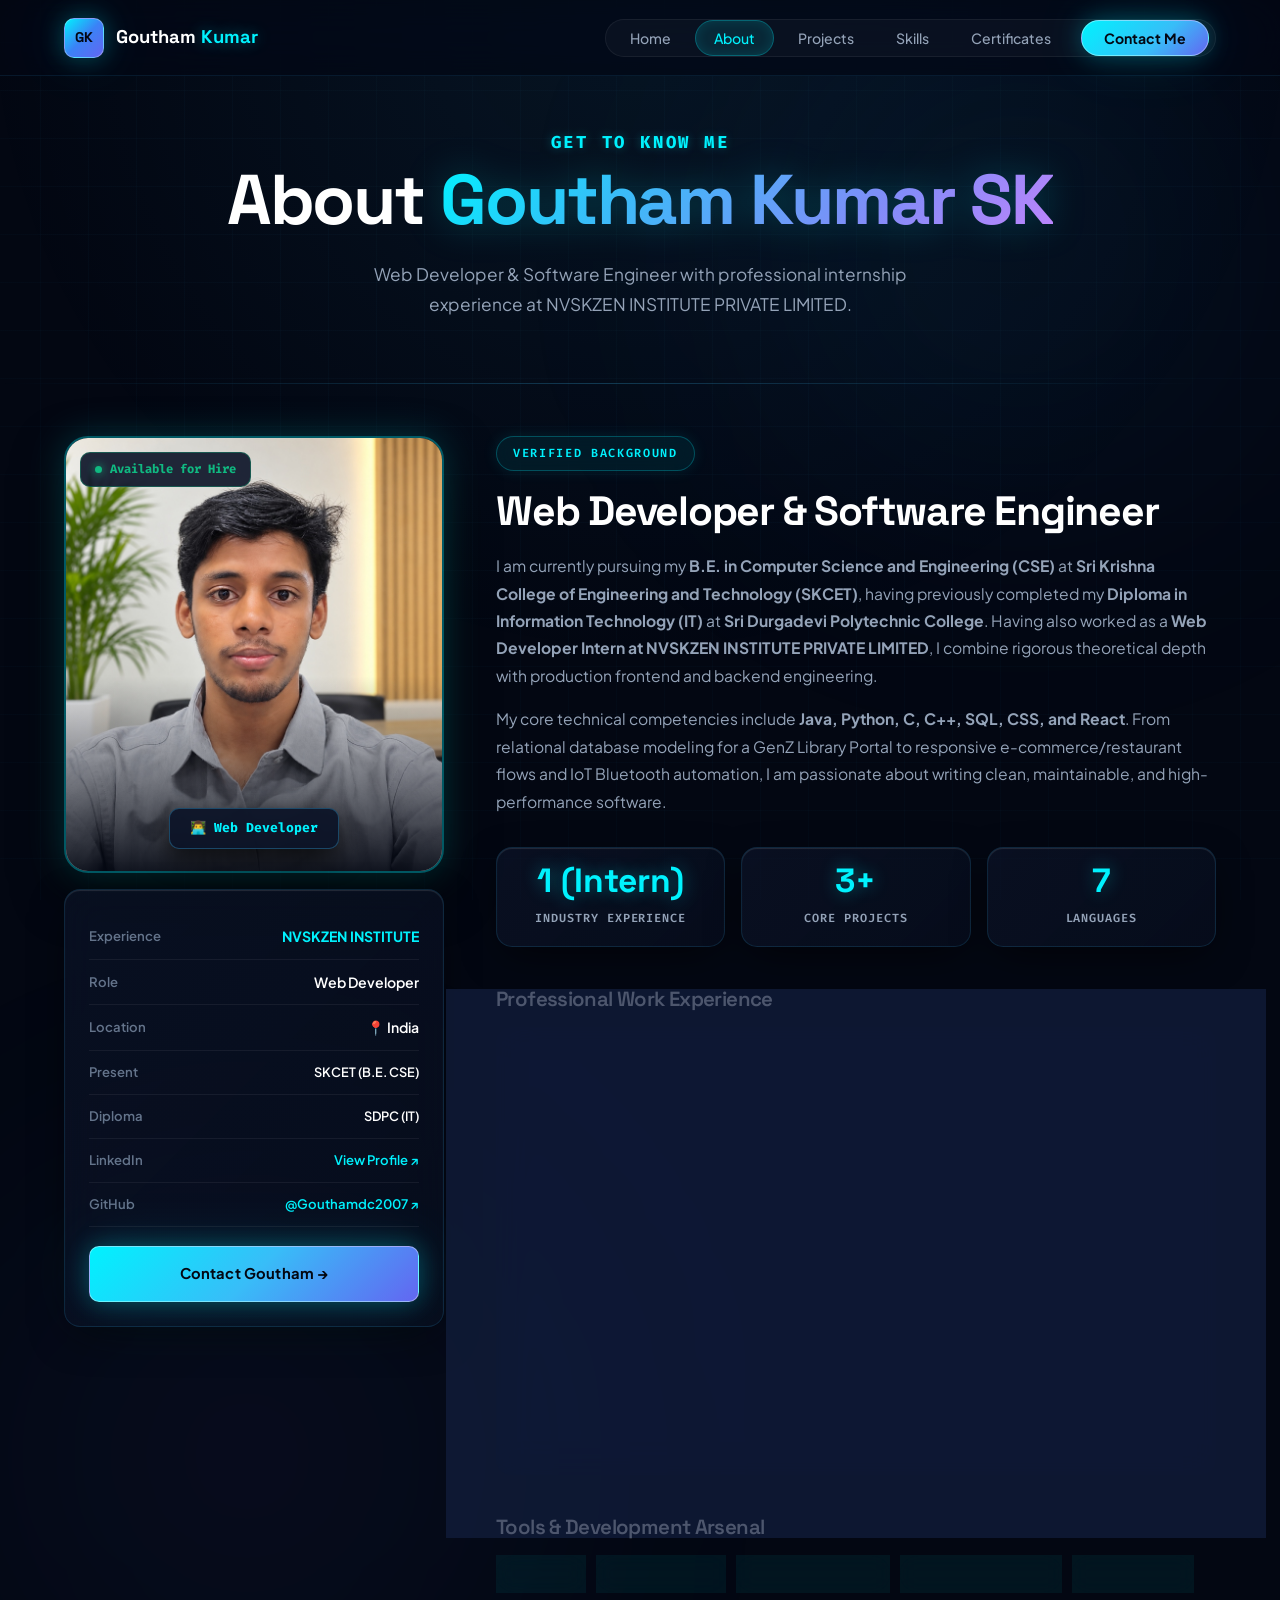
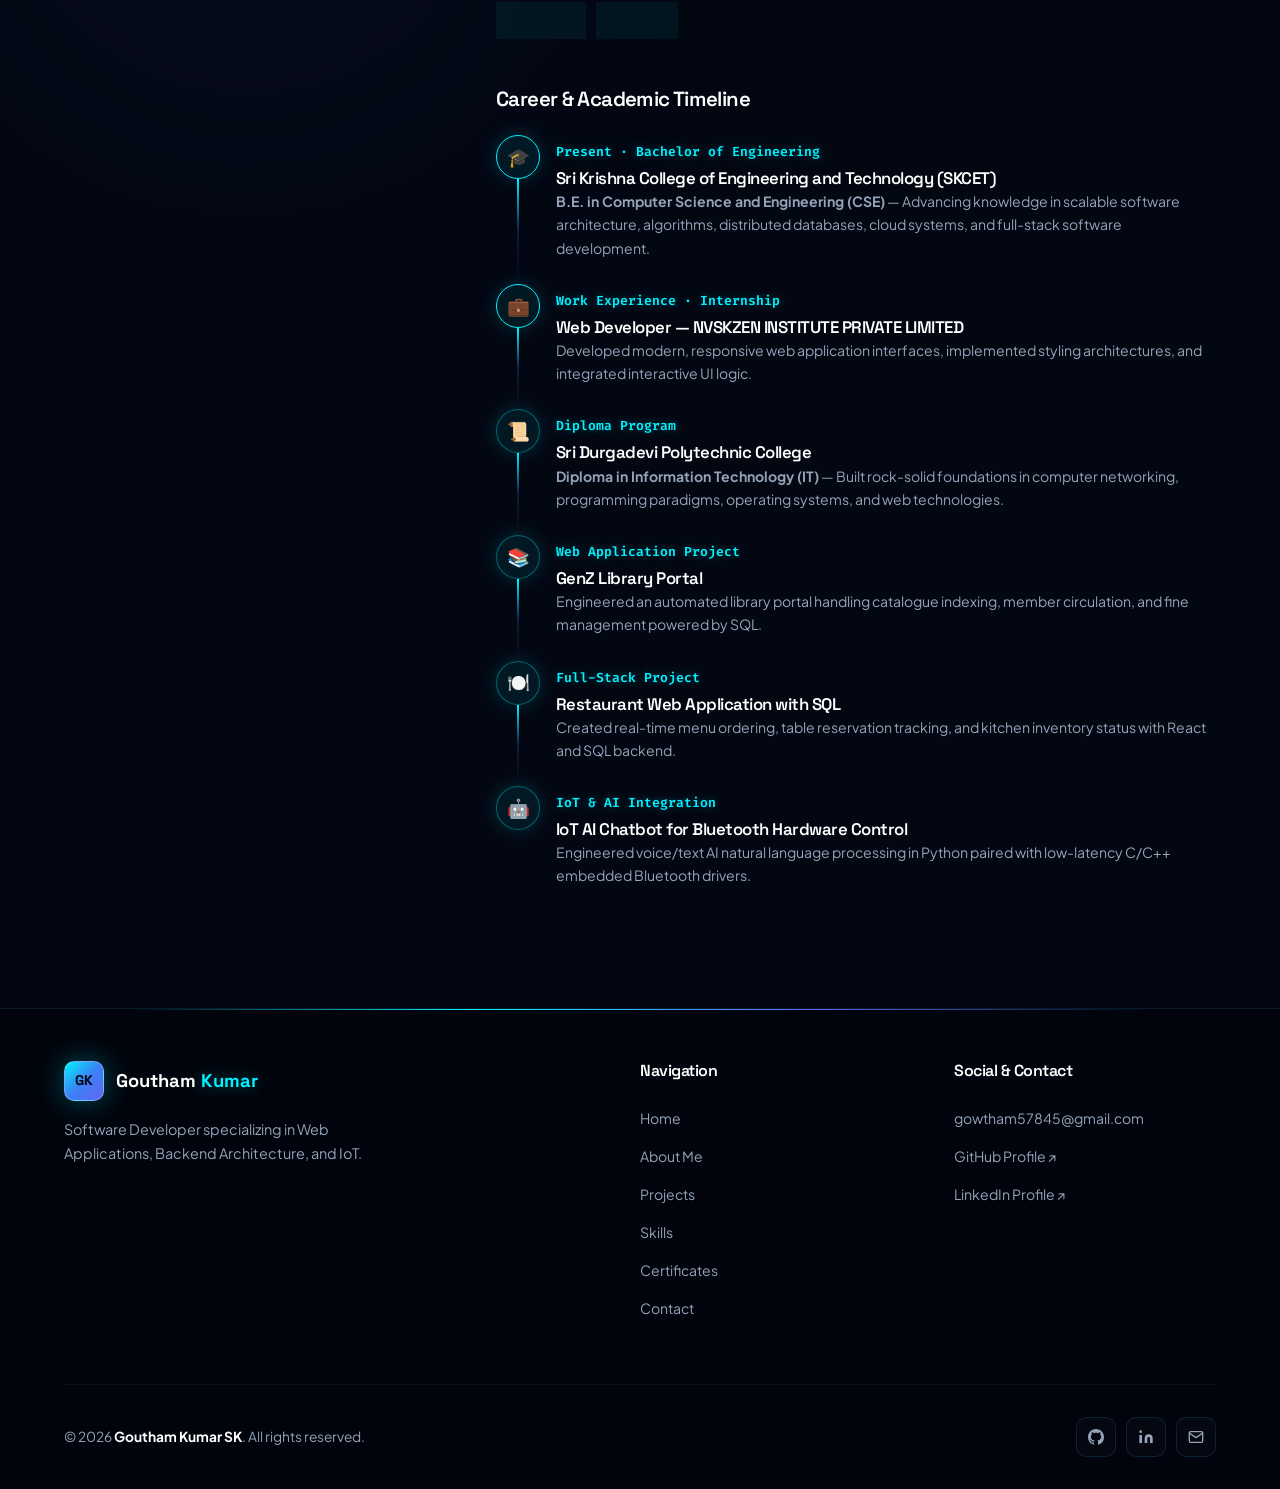
<file: about.html>
<!DOCTYPE html>
<html lang="en">
<head>
  <meta charset="UTF-8" />
  <meta name="viewport" content="width=device-width, initial-scale=1.0" />
  <title>About Me — Goutham Kumar SK</title>
  <meta name="description" content="Learn more about Goutham Kumar SK — Web Developer intern at NVSKZEN INSTITUTE PRIVATE LIMITED, software engineer, and backend builder." />
  <link rel="preconnect" href="https://fonts.googleapis.com" />
  <link rel="preconnect" href="https://fonts.gstatic.com" crossorigin />
  <link rel="stylesheet" href="style.css" />
</head>
<body>

  <!-- AMBIENT BACKGROUND GLOWS -->
  <div class="bg-ambient-glow glow-1" aria-hidden="true"></div>
  <div class="bg-ambient-glow glow-2" aria-hidden="true"></div>

  <!-- CUSTOM CURSOR -->
  <div id="cursor-dot"  aria-hidden="true"></div>
  <div id="cursor-ring" aria-hidden="true"></div>

  <!-- NAVBAR -->
  <nav class="navbar" id="navbar" role="navigation" aria-label="Main navigation">
    <div class="container">
      <a href="index.html" class="nav-logo" aria-label="Goutham Kumar SK — Home">
        <div class="nav-logo-mark">GK</div>
        <span class="nav-logo-text">Goutham <em>Kumar</em></span>
      </a>
      <ul class="nav-links" role="list">
        <li><a href="index.html">Home</a></li>
        <li><a href="about.html">About</a></li>
        <li><a href="projects.html">Projects</a></li>
        <li><a href="skills.html">Skills</a></li>
        <li><a href="certificates.html">Certificates</a></li>
        <li><a href="contact.html" class="nav-cta">Contact Me</a></li>
      </ul>
      <button class="nav-hamburger" id="hamburger" aria-label="Toggle mobile menu" aria-expanded="false">
        <span></span><span></span><span></span>
      </button>
    </div>
  </nav>
  <nav class="nav-mobile" id="mobile-menu" aria-label="Mobile navigation">
    <a href="index.html">Home</a>
    <a href="about.html">About</a>
    <a href="projects.html">Projects</a>
    <a href="skills.html">Skills</a>
    <a href="certificates.html">Certificates</a>
    <a href="contact.html">Contact</a>
  </nav>

  <main>

    <!-- PAGE HERO -->
    <header class="page-hero">
      <div class="container">
        <p class="page-hero-label">Get To Know Me</p>
        <h1>About <span class="gradient-text">Goutham Kumar SK</span></h1>
        <p>Web Developer &amp; Software Engineer with professional internship experience at NVSKZEN INSTITUTE PRIVATE LIMITED.</p>
      </div>
    </header>
    <div class="page-divider container"></div>

    <!-- ABOUT SECTION -->
    <section class="section" style="padding-top:0">
      <div class="container">
        <div class="about-grid">

          <!-- Left Column (Photo Card + Quick Facts) -->
          <div class="about-img-wrap fade-up">

            <div class="about-photo-container">
              <div class="about-photo-inner">
                <img
                  src="profile.jpg"
                  alt="Goutham Kumar SK — Software Developer"
                  class="about-photo"
                  loading="eager"
                />
                <div class="about-photo-overlay" aria-hidden="true"></div>
              </div>
              <div class="about-photo-status">
                <span class="status-dot"></span>
                Available for Hire
              </div>
              <div class="about-photo-tag">👨‍💻 Web Developer</div>
            </div>

            <div class="about-quick-card">
              <div class="about-quick-row">
                <span class="label">Experience</span>
                <span class="val" style="color:var(--accent);font-weight:700;">NVSKZEN INSTITUTE</span>
              </div>
              <div class="about-quick-row">
                <span class="label">Role</span>
                <span class="val">Web Developer</span>
              </div>
              <div class="about-quick-row">
                <span class="label">Location</span>
                <span class="val">📍 India</span>
              </div>
              <div class="about-quick-row">
                <span class="label">Present</span>
                <span class="val" style="font-size:0.8rem;">SKCET (B.E. CSE)</span>
              </div>
              <div class="about-quick-row">
                <span class="label">Diploma</span>
                <span class="val" style="font-size:0.8rem;">SDPC (IT)</span>
              </div>
              <div class="about-quick-row">
                <span class="label">LinkedIn</span>
                <a href="https://www.linkedin.com/in/goutham-kumar-s-k-790884340/" target="_blank" rel="noopener" style="font-size:.82rem;font-weight:600;color:var(--accent);">View Profile ↗</a>
              </div>
              <div class="about-quick-row">
                <span class="label">GitHub</span>
                <a href="https://github.com/Gouthamdc2007" target="_blank" rel="noopener" style="font-size:.82rem;font-weight:600;color:var(--accent);">@Gouthamdc2007 ↗</a>
              </div>
              <div style="margin-top:1.2rem;">
                <a href="contact.html" class="btn btn-primary" style="width:100%;border-radius:var(--radius-s);">
                  Contact Goutham →
                </a>
              </div>
            </div>

          </div>

          <!-- Right Column (Story + Professional Experience + Timeline) -->
          <div class="about-content fade-up">

            <div>
              <div class="section-tag">Verified Background</div>
              <h2 class="section-title">Web Developer &amp; Software Engineer</h2>
            </div>

                <p style="margin-top:1rem;line-height:1.75;">
                  I am currently pursuing my <strong>B.E. in Computer Science and Engineering (CSE)</strong> at <strong>Sri Krishna College of Engineering and Technology (SKCET)</strong>, having previously completed my <strong>Diploma in Information Technology (IT)</strong> at <strong>Sri Durgadevi Polytechnic College</strong>. Having also worked as a <strong>Web Developer Intern at NVSKZEN INSTITUTE PRIVATE LIMITED</strong>, I combine rigorous theoretical depth with production frontend and backend engineering.
                </p>

                <p style="margin-top:1rem;line-height:1.75;">
                  My core technical competencies include <strong>Java, Python, C, C++, SQL, CSS, and React</strong>.
                  From relational database modeling for a GenZ Library Portal to responsive e-commerce/restaurant flows
                  and IoT Bluetooth automation, I am passionate about writing clean, maintainable, and high-performance software.
                </p>

                <!-- Stats -->
                <div class="about-stats" style="margin:2rem 0;">
                  <div class="stat-box">
                    <span class="n" data-target="1" data-suffix=" (Intern)">0</span>
                    <span class="l">Industry Experience</span>
                  </div>
                  <div class="stat-box">
                    <span class="n" data-target="3" data-suffix="+">0+</span>
                    <span class="l">Core Projects</span>
                  </div>
                  <div class="stat-box">
                    <span class="n" data-target="7" data-suffix="">0</span>
                    <span class="l">Languages</span>
                  </div>
                </div>

                <!-- Professional Experience Highlight -->
                <div style="margin-top:2.5rem;">
                  <h3 style="margin-bottom:1rem;">Professional Work Experience</h3>
                  <div class="card" style="padding:1.5rem;border-color:var(--accent-mid);background:var(--bg-card-hover);">
                    <div style="display:flex;justify-content:space-between;align-items:flex-start;flex-wrap:wrap;gap:8px;margin-bottom:8px;">
                      <div>
                        <h4 style="font-size:1.15rem;color:var(--text);margin:0;">Web Developer (Intern)</h4>
                        <span style="font-size:.88rem;color:var(--accent);font-weight:700;">NVSKZEN INSTITUTE PRIVATE LIMITED</span>
                      </div>
                      <span class="badge badge-live">Industry Internship</span>
                    </div>
                    <p style="font-size:.88rem;line-height:1.7;margin-bottom:10px;">
                      Contributed as a Web Developer delivering client-facing web application interfaces and performance optimizations:
                    </p>
                    <div class="star-breakdown-grid" style="margin-bottom:14px;">
                      <div class="star-cell">
                        <div class="star-cell-label" style="color:var(--accent);">🎯 Situation &amp; Task</div>
                        <p class="star-cell-desc">High-growth platform requiring modern, accessible, and fast-loading web components across mobile and desktop.</p>
                      </div>
                      <div class="star-cell">
                        <div class="star-cell-label" style="color:#38bdf8;">⚙️ Action Taken</div>
                        <p class="star-cell-desc">Developed modular component layouts with CSS3 &amp; JavaScript, streamlined DOM assets, and collaborated using Git.</p>
                      </div>
                      <div class="star-cell">
                        <div class="star-cell-label" style="color:#a855f7;">⚡ Tech Applied</div>
                        <p class="star-cell-desc">HTML5, CSS3 Grid/Flexbox, JavaScript, UI/UX optimization, and responsive cross-browser testing.</p>
                      </div>
                      <div class="star-cell">
                        <div class="star-cell-label" style="color:#34d399;">🏆 Measurable Result</div>
                        <p class="star-cell-desc">Delivered reliable, production-ready modules with 100% responsive cross-device fidelity.</p>
                      </div>
                    </div>
                    <div style="display:flex;flex-wrap:wrap;gap:6px;">
                      <span class="tag">Web Development</span>
                      <span class="tag">HTML5 / CSS3</span>
                      <span class="tag">JavaScript</span>
                      <span class="tag">Responsive UI</span>
                    </div>
                  </div>
                </div>

                <!-- Tools Arsenal -->
                <div style="margin-top:2.5rem;">
                  <h3 style="margin-bottom:1rem;">Tools &amp; Development Arsenal</h3>
                  <div style="display:flex;flex-wrap:wrap;gap:10px;">
                    <span class="skill-pill">VS Code</span>
                    <span class="skill-pill">Git &amp; GitHub</span>
                    <span class="skill-pill">MySQL Workbench</span>
                    <span class="skill-pill">Linux / Terminal</span>
                    <span class="skill-pill">Arduino IDE</span>
                    <span class="skill-pill">Postman</span>
                    <span class="skill-pill">Vercel</span>
                  </div>
                </div>

                <!-- Timeline -->
                <div class="timeline" style="margin-top:3rem;">
                  <h3 style="margin-bottom:1.5rem;">Career &amp; Academic Timeline</h3>

                  <!-- Present College Item -->
                  <div class="timeline-item">
                    <div class="timeline-dot" style="border-color:var(--accent);">🎓</div>
                    <div class="timeline-content">
                      <div class="tl-sub">Present · Bachelor of Engineering</div>
                      <h4>Sri Krishna College of Engineering and Technology (SKCET)</h4>
                      <p><strong>B.E. in Computer Science and Engineering (CSE)</strong> — Advancing knowledge in scalable software architecture, algorithms, distributed databases, cloud systems, and full-stack software development.</p>
                    </div>
                  </div>

                  <!-- Internship Item -->
                  <div class="timeline-item">
                    <div class="timeline-dot" style="border-color:var(--accent);">💼</div>
                    <div class="timeline-content">
                      <div class="tl-sub">Work Experience · Internship</div>
                      <h4>Web Developer — NVSKZEN INSTITUTE PRIVATE LIMITED</h4>
                      <p>Developed modern, responsive web application interfaces, implemented styling architectures, and integrated interactive UI logic.</p>
                    </div>
                  </div>

                  <!-- Diploma College Item -->
                  <div class="timeline-item">
                    <div class="timeline-dot">📜</div>
                    <div class="timeline-content">
                      <div class="tl-sub">Diploma Program</div>
                      <h4>Sri Durgadevi Polytechnic College</h4>
                      <p><strong>Diploma in Information Technology (IT)</strong> — Built rock-solid foundations in computer networking, programming paradigms, operating systems, and web technologies.</p>
                    </div>
                  </div>

                  <!-- Projects -->
                  <div class="timeline-item">
                    <div class="timeline-dot">📚</div>
                    <div class="timeline-content">
                      <div class="tl-sub">Web Application Project</div>
                      <h4>GenZ Library Portal</h4>
                      <p>Engineered an automated library portal handling catalogue indexing, member circulation, and fine management powered by SQL.</p>
                    </div>
                  </div>

                  <div class="timeline-item">
                    <div class="timeline-dot">🍽️</div>
                    <div class="timeline-content">
                      <div class="tl-sub">Full-Stack Project</div>
                      <h4>Restaurant Web Application with SQL</h4>
                      <p>Created real-time menu ordering, table reservation tracking, and kitchen inventory status with React and SQL backend.</p>
                    </div>
                  </div>

                  <div class="timeline-item">
                    <div class="timeline-dot">🤖</div>
                    <div class="timeline-content">
                      <div class="tl-sub">IoT &amp; AI Integration</div>
                      <h4>IoT AI Chatbot for Bluetooth Hardware Control</h4>
                      <p>Engineered voice/text AI natural language processing in Python paired with low-latency C/C++ embedded Bluetooth drivers.</p>
                    </div>
                  </div>

                </div>

          </div>
        </div>
      </div>
    </section>

  </main>

  <!-- BACK TO TOP -->
  <button id="back-to-top" aria-label="Back to top">
    <svg width="18" height="18" viewBox="0 0 24 24" fill="none" stroke="currentColor" stroke-width="2.5" stroke-linecap="round" stroke-linejoin="round" aria-hidden="true"><path d="M18 15l-6-6-6 6"/></svg>
  </button>

  <!-- FOOTER -->
  <footer class="footer" role="contentinfo">
    <div class="container">
      <div class="footer-grid">
        <div class="footer-brand">
          <div class="nav-logo">
            <div class="nav-logo-mark">GK</div>
            <span class="nav-logo-text">Goutham <em>Kumar</em></span>
          </div>
          <p>Software Developer specializing in Web Applications, Backend Architecture, and IoT.</p>
        </div>
        <div class="footer-col">
          <h4>Navigation</h4>
          <ul class="footer-links">
            <li><a href="index.html">Home</a></li>
            <li><a href="about.html">About Me</a></li>
            <li><a href="projects.html">Projects</a></li>
            <li><a href="skills.html">Skills</a></li>
            <li><a href="certificates.html">Certificates</a></li>
            <li><a href="contact.html">Contact</a></li>
          </ul>
        </div>
        <div class="footer-col">
          <h4>Social &amp; Contact</h4>
          <ul class="footer-links">
            <li><a href="mailto:gowtham57845@gmail.com">gowtham57845@gmail.com</a></li>
            <li><a href="https://github.com/Gouthamdc2007" target="_blank" rel="noopener">GitHub Profile ↗</a></li>
            <li><a href="https://www.linkedin.com/in/goutham-kumar-s-k-790884340/" target="_blank" rel="noopener">LinkedIn Profile ↗</a></li>
          </ul>
        </div>
      </div>
      <div class="footer-bottom">
        <p class="footer-copy">© <span class="footer-year">2024</span> <strong>Goutham Kumar SK</strong>. All rights reserved.</p>
        <div class="socials">
          <a href="https://github.com/Gouthamdc2007" class="social-btn" target="_blank" rel="noopener" aria-label="GitHub"><svg width="16" height="16" viewBox="0 0 24 24" fill="currentColor"><path d="M12 0C5.37 0 0 5.37 0 12c0 5.31 3.435 9.795 8.205 11.385.6.105.825-.255.825-.57 0-.285-.015-1.23-.015-2.235-3.015.555-3.795-.735-4.035-1.41-.135-.345-.72-1.41-1.23-1.695-.42-.225-1.02-.78-.015-.795.945-.015 1.62.87 1.845 1.23 1.08 1.815 2.805 1.305 3.495.99.105-.78.42-1.305.765-1.605-2.67-.3-5.46-1.335-5.46-5.925 0-1.305.465-2.385 1.23-3.225-.12-.3-.54-1.53.12-3.18 0 0 1.005-.315 3.3 1.23.96-.27 1.98-.405 3-.405s2.04.135 3 .405c2.295-1.56 3.3-1.23 3.3-1.23.66 1.65.24 2.88.12 3.18.765.84 1.23 1.905 1.23 3.225 0 4.605-2.805 5.625-5.475 5.925.435.375.81 1.095.81 2.22 0 1.605-.015 2.895-.015 3.3 0 .315.225.69.825.57A12.02 12.02 0 0 0 24 12c0-6.63-5.37-12-12-12z"/></svg></a>
          <a href="https://www.linkedin.com/in/goutham-kumar-s-k-790884340/" class="social-btn" target="_blank" rel="noopener" aria-label="LinkedIn"><svg width="16" height="16" viewBox="0 0 24 24" fill="currentColor"><path d="M16 8a6 6 0 0 1 6 6v7h-4v-7a2 2 0 0 0-2-2 2 2 0 0 0-2 2v7h-4v-7a6 6 0 0 1 6-6zM2 9h4v12H2z"/><circle cx="4" cy="4" r="2"/></svg></a>
          <a href="mailto:gowtham57845@gmail.com" class="social-btn" aria-label="Email"><svg width="16" height="16" viewBox="0 0 24 24" fill="none" stroke="currentColor" stroke-width="2" stroke-linecap="round" stroke-linejoin="round"><path d="M4 4h16c1.1 0 2 .9 2 2v12c0 1.1-.9 2-2 2H4c-1.1 0-2-.9-2-2V6c0-1.1.9-2 2-2z"/><polyline points="22,6 12,13 2,6"/></svg></a>
        </div>
      </div>
    </div>
  </footer>

  <script src="main.js"></script>
</body>
</html>
</file>
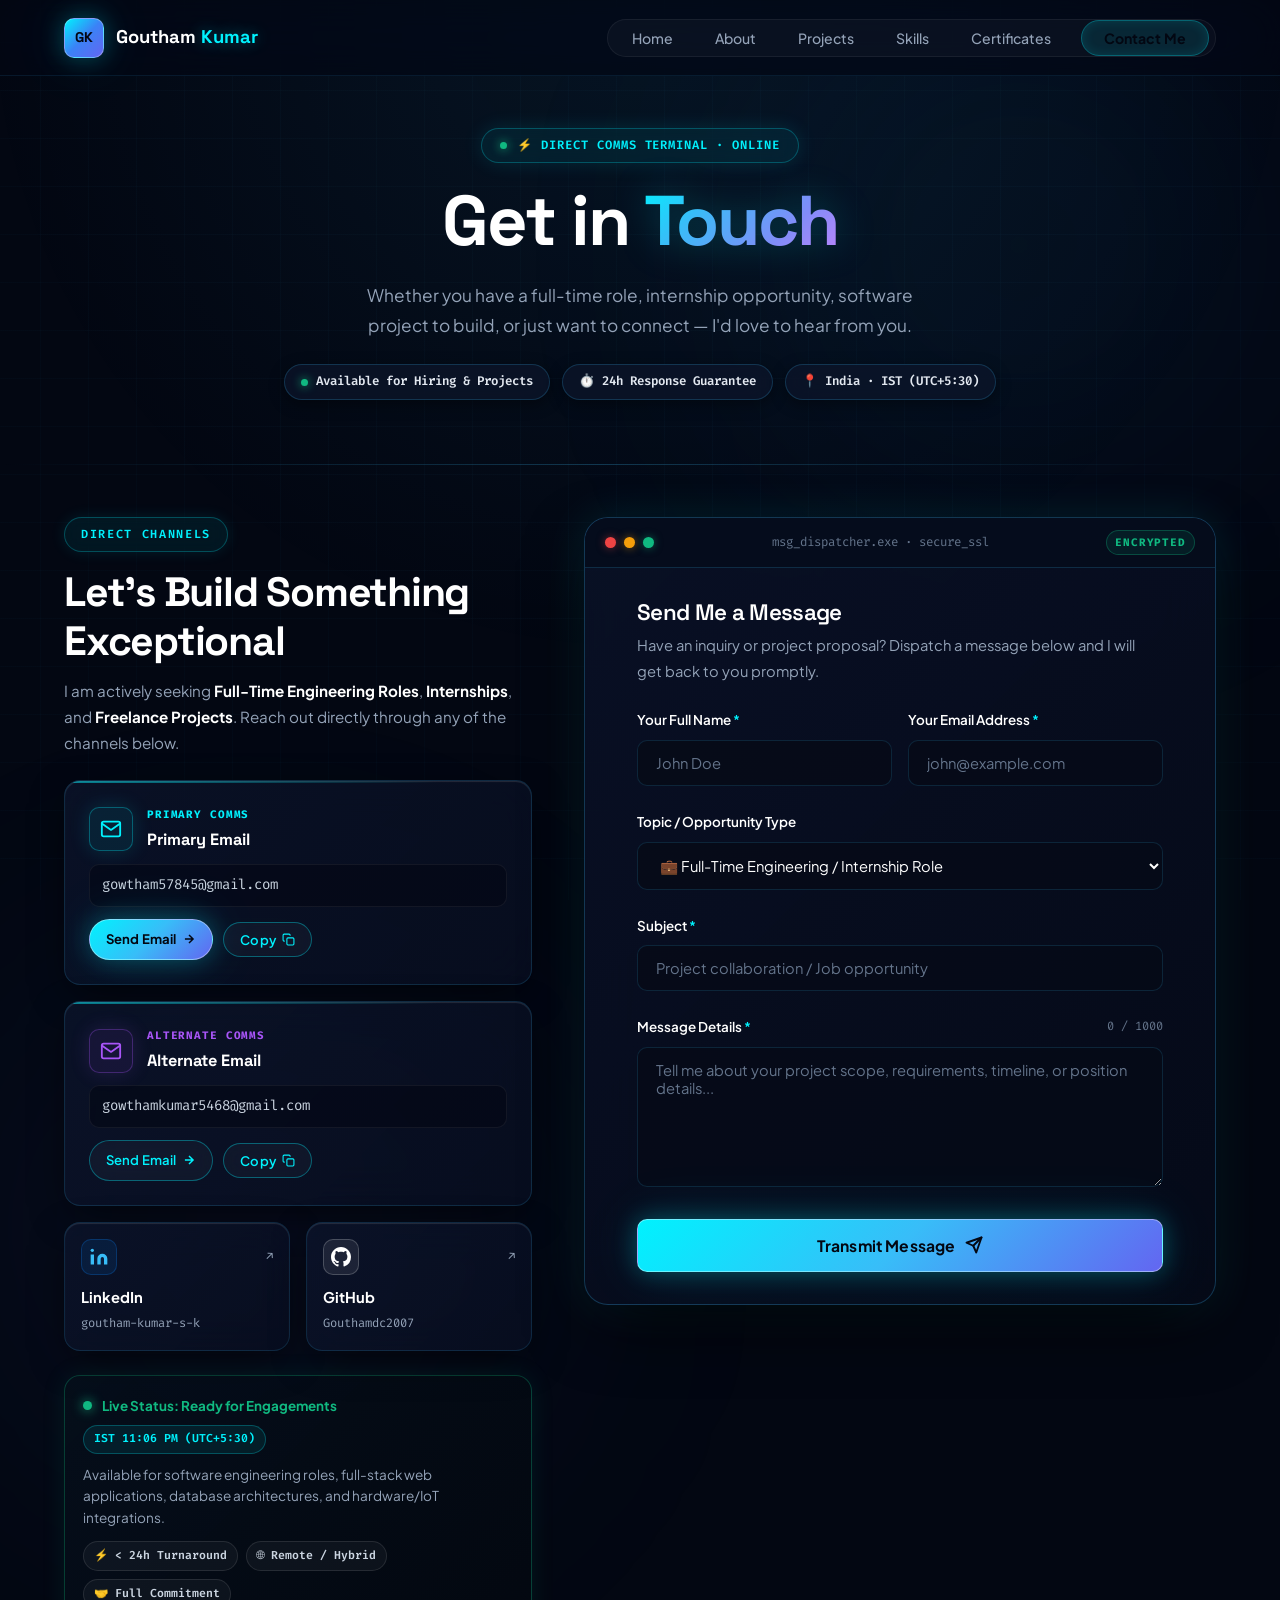
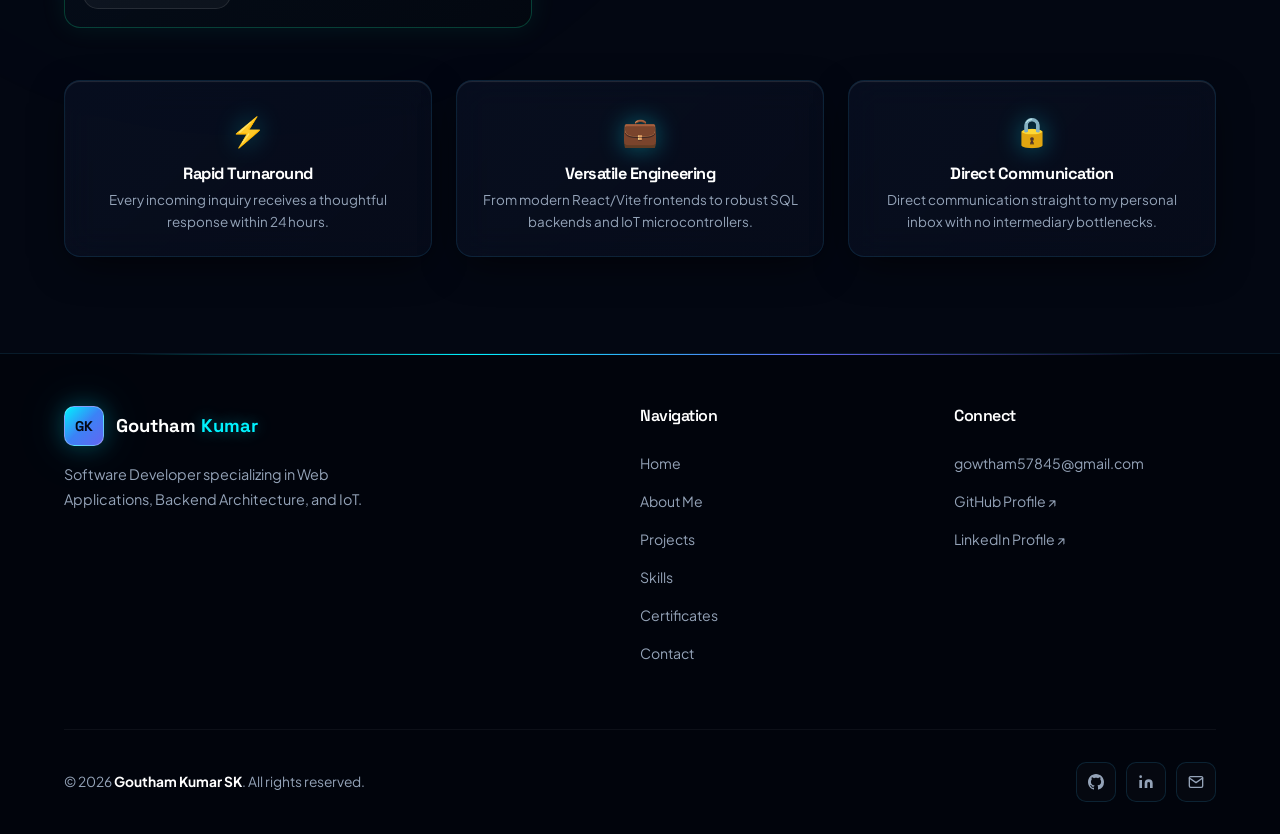
<file: contact.html>
<!DOCTYPE html>
<html lang="en">
<head>
  <meta charset="UTF-8" />
  <meta name="viewport" content="width=device-width, initial-scale=1.0" />
  <title>Contact — Goutham Kumar SK</title>
  <meta name="description" content="Get in touch with Goutham Kumar SK — Software Developer available for full-time roles, internships, and freelance projects." />
  <link rel="preconnect" href="https://fonts.googleapis.com" />
  <link rel="preconnect" href="https://fonts.gstatic.com" crossorigin />
  <link rel="stylesheet" href="style.css" />
</head>
<body>

  <!-- AMBIENT BACKGROUND GLOWS -->
  <div class="bg-ambient-glow glow-1" aria-hidden="true"></div>
  <div class="bg-ambient-glow glow-2" aria-hidden="true"></div>

  <!-- CUSTOM CURSOR -->
  <div id="cursor-dot"  aria-hidden="true"></div>
  <div id="cursor-ring" aria-hidden="true"></div>

  <!-- NAVBAR -->
  <nav class="navbar" id="navbar" role="navigation" aria-label="Main navigation">
    <div class="container">
      <a href="index.html" class="nav-logo" aria-label="Goutham Kumar SK — Home">
        <div class="nav-logo-mark">GK</div>
        <span class="nav-logo-text">Goutham <em>Kumar</em></span>
      </a>
      <ul class="nav-links" role="list">
        <li><a href="index.html">Home</a></li>
        <li><a href="about.html">About</a></li>
        <li><a href="projects.html">Projects</a></li>
        <li><a href="skills.html">Skills</a></li>
        <li><a href="certificates.html">Certificates</a></li>
        <li><a href="contact.html" class="nav-cta">Contact Me</a></li>
      </ul>
      <button class="nav-hamburger" id="hamburger" aria-label="Toggle mobile menu" aria-expanded="false">
        <span></span><span></span><span></span>
      </button>
    </div>
  </nav>
  <nav class="nav-mobile" id="mobile-menu" aria-label="Mobile navigation">
    <a href="index.html">Home</a>
    <a href="about.html">About</a>
    <a href="projects.html">Projects</a>
    <a href="skills.html">Skills</a>
    <a href="certificates.html">Certificates</a>
    <a href="contact.html">Contact</a>
  </nav>

  <main>

    <!-- PAGE HERO -->
    <header class="page-hero">
      <div class="container">
        <div class="hero-badge" style="margin-bottom:var(--s2);">⚡ Direct Comms Terminal · Online</div>
        <h1>Get in <span class="gradient-text">Touch</span></h1>
        <p>Whether you have a full-time role, internship opportunity, software project to build, or just want to connect — I'd love to hear from you.</p>
        
        <div class="contact-hero-pills">
          <div class="contact-pill"><span class="pill-dot"></span> Available for Hiring &amp; Projects</div>
          <div class="contact-pill">⏱️ 24h Response Guarantee</div>
          <div class="contact-pill">📍 India · IST (UTC+5:30)</div>
        </div>
      </div>
    </header>
    <div class="page-divider container"></div>

    <!-- DIRECT CONTACT HUB -->
    <section class="section" style="padding-top:0">
      <div class="container">

        <div class="contact-layout fade-up">

          <!-- Left Column: Direct Communication Channels & Live Status -->
          <div class="contact-info">
            <div class="section-tag">Direct Channels</div>
            <h2 style="margin-bottom:.75rem;">Let's Build Something Exceptional</h2>
            <p style="margin-bottom:var(--s3);color:var(--text-muted);font-size:0.95rem;line-height:1.7;">
              I am actively seeking <strong style="color:var(--text-bright);">Full-Time Engineering Roles</strong>,
              <strong style="color:var(--text-bright);">Internships</strong>, and
              <strong style="color:var(--text-bright);">Freelance Projects</strong>. Reach out directly through any of the channels below.
            </p>

            <!-- Channel Cards List -->
            <div class="contact-channels" role="list" aria-label="Contact channels">

              <!-- Primary Email Card -->
              <div class="channel-card-modern" role="listitem">
                <div class="channel-card-header">
                  <div class="channel-icon-wrap" aria-hidden="true">
                    <svg width="22" height="22" viewBox="0 0 24 24" fill="none" stroke="currentColor" stroke-width="2" stroke-linecap="round" stroke-linejoin="round"><path d="M4 4h16c1.1 0 2 .9 2 2v12c0 1.1-.9 2-2 2H4c-1.1 0-2-.9-2-2V6c0-1.1.9-2 2-2z"/><polyline points="22,6 12,13 2,6"/></svg>
                  </div>
                  <div class="channel-meta">
                    <div class="channel-tag primary-tag">Primary Comms</div>
                    <strong class="channel-title">Primary Email</strong>
                  </div>
                </div>
                <div class="channel-address">gowtham57845@gmail.com</div>
                <div class="channel-actions">
                  <a href="mailto:gowtham57845@gmail.com" class="btn btn-primary btn-sm channel-btn">
                    <span>Send Email</span>
                    <svg width="14" height="14" viewBox="0 0 24 24" fill="none" stroke="currentColor" stroke-width="2.5"><path d="M5 12h14M12 5l7 7-7 7"/></svg>
                  </a>
                  <button type="button" class="btn btn-outline btn-sm copy-email-btn" data-email="gowtham57845@gmail.com" aria-label="Copy Primary Email">
                    <span class="copy-label">Copy</span>
                    <svg width="13" height="13" viewBox="0 0 24 24" fill="none" stroke="currentColor" stroke-width="2"><rect x="9" y="9" width="13" height="13" rx="2" ry="2"/><path d="M5 15H4a2 2 0 0 1-2-2V4a2 2 0 0 1 2-2h9a2 2 0 0 1 2 2v1"/></svg>
                  </button>
                </div>
              </div>

              <!-- Alternate Email Card -->
              <div class="channel-card-modern" role="listitem">
                <div class="channel-card-header">
                  <div class="channel-icon-wrap alternate-icon" aria-hidden="true">
                    <svg width="22" height="22" viewBox="0 0 24 24" fill="none" stroke="currentColor" stroke-width="2" stroke-linecap="round" stroke-linejoin="round"><path d="M4 4h16c1.1 0 2 .9 2 2v12c0 1.1-.9 2-2 2H4c-1.1 0-2-.9-2-2V6c0-1.1.9-2 2-2z"/><polyline points="22,6 12,13 2,6"/></svg>
                  </div>
                  <div class="channel-meta">
                    <div class="channel-tag">Alternate Comms</div>
                    <strong class="channel-title">Alternate Email</strong>
                  </div>
                </div>
                <div class="channel-address">gowthamkumar5468@gmail.com</div>
                <div class="channel-actions">
                  <a href="mailto:gowthamkumar5468@gmail.com" class="btn btn-outline btn-sm channel-btn">
                    <span>Send Email</span>
                    <svg width="14" height="14" viewBox="0 0 24 24" fill="none" stroke="currentColor" stroke-width="2.5"><path d="M5 12h14M12 5l7 7-7 7"/></svg>
                  </a>
                  <button type="button" class="btn btn-outline btn-sm copy-email-btn" data-email="gowthamkumar5468@gmail.com" aria-label="Copy Alternate Email">
                    <span class="copy-label">Copy</span>
                    <svg width="13" height="13" viewBox="0 0 24 24" fill="none" stroke="currentColor" stroke-width="2"><rect x="9" y="9" width="13" height="13" rx="2" ry="2"/><path d="M5 15H4a2 2 0 0 1-2-2V4a2 2 0 0 1 2-2h9a2 2 0 0 1 2 2v1"/></svg>
                  </button>
                </div>
              </div>

              <!-- Social Links Row: LinkedIn & GitHub -->
              <div class="contact-social-grid">
                <!-- LinkedIn Card -->
                <a href="https://www.linkedin.com/in/goutham-kumar-s-k-790884340/" target="_blank" rel="noopener noreferrer" class="social-channel-card" role="listitem">
                  <div class="social-channel-top">
                    <div class="social-icon-box linkedin-box" aria-hidden="true">
                      <svg width="20" height="20" viewBox="0 0 24 24" fill="currentColor"><path d="M16 8a6 6 0 0 1 6 6v7h-4v-7a2 2 0 0 0-2-2 2 2 0 0 0-2 2v7h-4v-7a6 6 0 0 1 6-6zM2 9h4v12H2z"/><circle cx="4" cy="4" r="2"/></svg>
                    </div>
                    <span class="social-external-arrow">↗</span>
                  </div>
                  <strong>LinkedIn</strong>
                  <span>goutham-kumar-s-k</span>
                </a>

                <!-- GitHub Card -->
                <a href="https://github.com/Gouthamdc2007" target="_blank" rel="noopener noreferrer" class="social-channel-card" role="listitem">
                  <div class="social-channel-top">
                    <div class="social-icon-box github-box" aria-hidden="true">
                      <svg width="20" height="20" viewBox="0 0 24 24" fill="currentColor"><path d="M12 0C5.37 0 0 5.37 0 12c0 5.31 3.435 9.795 8.205 11.385.6.105.825-.255.825-.57 0-.285-.015-1.23-.015-2.235-3.015.555-3.795-.735-4.035-1.41-.135-.345-.72-1.41-1.23-1.695-.42-.225-1.02-.78-.015-.795.945-.015 1.62.87 1.845 1.23 1.08 1.815 2.805 1.305 3.495.99.105-.78.42-1.305.765-1.605-2.67-.3-5.46-1.335-5.46-5.925 0-1.305.465-2.385 1.23-3.225-.12-.3-.54-1.53.12-3.18 0 0 1.005-.315 3.3 1.23.96-.27 1.98-.405 3-.405s2.04.135 3 .405c2.295-1.56 3.3-1.23 3.3-1.23.66 1.65.24 2.88.12 3.18.765.84 1.23 1.905 1.23 3.225 0 4.605-2.805 5.625-5.475 5.925.435.375.81 1.095.81 2.22 0 1.605-.015 2.895-.015 3.3 0 .315.225.69.825.57A12.02 12.02 0 0 0 24 12c0-6.63-5.37-12-12-12z"/></svg>
                    </div>
                    <span class="social-external-arrow">↗</span>
                  </div>
                  <strong>GitHub</strong>
                  <span>Gouthamdc2007</span>
                </a>
              </div>

            </div>

            <!-- Live Availability & Status Console -->
            <div class="contact-status-console">
              <div class="console-header">
                <div class="console-indicator">
                  <span class="status-pulse-dot"></span>
                  <strong>Live Status: Ready for Engagements</strong>
                </div>
                <span class="console-time-tag" id="live-ist-time">IST Active</span>
              </div>
              <p class="console-text">
                Available for software engineering roles, full-stack web applications, database architectures, and hardware/IoT integrations.
              </p>
              <div class="console-badges">
                <span class="c-badge">⚡ &lt; 24h Turnaround</span>
                <span class="c-badge">🌐 Remote / Hybrid</span>
                <span class="c-badge">🤝 Full Commitment</span>
              </div>
            </div>

          </div>

          <!-- Right Column: Interactive Dispatch Terminal & Form -->
          <div class="contact-form-wrap terminal-form-wrap">
            <div class="terminal-form-header">
              <div class="terminal-dots">
                <span class="tdot tdot-red"></span>
                <span class="tdot tdot-yellow"></span>
                <span class="tdot tdot-green"></span>
              </div>
              <span class="terminal-form-title">msg_dispatcher.exe · secure_ssl</span>
              <span class="terminal-form-badge">Encrypted</span>
            </div>

            <div class="terminal-form-body">
              <h3>Send Me a Message</h3>
              <p style="margin-bottom:var(--s3);color:var(--text-muted);font-size:0.92rem;">
                Have an inquiry or project proposal? Dispatch a message below and I will get back to you promptly.
              </p>

              <form id="contact-form" action="https://formsubmit.co/gowtham57845@gmail.com" method="POST" novalidate autocomplete="off">
                <!-- Anti-spam Honeypot -->
                <input type="text" name="_honey" style="display:none">
                <!-- FormSubmit Configuration -->
                <input type="hidden" name="_captcha" value="false">
                <input type="hidden" name="_template" value="table">
                <div class="form-row">
                  <div class="form-group">
                    <label for="contact-name">Your Full Name <span style="color:var(--accent);">*</span></label>
                    <input type="text" id="contact-name" name="name" placeholder="John Doe" required autocomplete="name" />
                  </div>
                  <div class="form-group">
                    <label for="contact-email">Your Email Address <span style="color:var(--accent);">*</span></label>
                    <input type="email" id="contact-email" name="email" placeholder="john@example.com" required autocomplete="email" />
                  </div>
                </div>

                <div class="form-group">
                  <label for="contact-service">Topic / Opportunity Type</label>
                  <select id="contact-service" name="service">
                    <option value="job">💼 Full-Time Engineering / Internship Role</option>
                    <option value="business">⚡ Business Website Package (7-10 Days)</option>
                    <option value="basic">🌐 Basic Website Package (3-5 Days)</option>
                    <option value="custom">🚀 Custom Web Application / SQL Backend</option>
                    <option value="web">💻 Full-Stack Web Application Project</option>
                    <option value="backend">🗄️ Backend API &amp; SQL Database System</option>
                    <option value="iot">🤖 IoT, Arduino &amp; Embedded Integration</option>
                    <option value="other">💬 General Networking &amp; Discussion</option>
                  </select>
                </div>

                <div class="form-group">
                  <label for="contact-subject">Subject <span style="color:var(--accent);">*</span></label>
                  <input type="text" id="contact-subject" name="subject" placeholder="Project collaboration / Job opportunity" required />
                </div>

                <div class="form-group">
                  <div style="display:flex;justify-content:space-between;align-items:center;margin-bottom:8px;">
                    <label for="contact-message" style="margin-bottom:0;">Message Details <span style="color:var(--accent);">*</span></label>
                    <span id="char-counter" style="font-family:var(--font-mono);font-size:0.75rem;color:var(--text-dim);">0 / 1000</span>
                  </div>
                  <textarea id="contact-message" name="message" maxlength="1000" placeholder="Tell me about your project scope, requirements, timeline, or position details..." required></textarea>
                </div>

                <button type="submit" class="btn btn-primary form-btn" id="submit-btn">
                  <span>Transmit Message</span>
                  <svg width="18" height="18" viewBox="0 0 24 24" fill="none" stroke="currentColor" stroke-width="2.5" stroke-linecap="round" stroke-linejoin="round" aria-hidden="true"><line x1="22" y1="2" x2="11" y2="13"/><polygon points="22 2 15 22 11 13 2 9 22 2"/></svg>
                </button>

                <div class="form-success" id="form-success" role="status" aria-live="polite">
                  <div style="display:flex;align-items:center;gap:10px;justify-content:center;">
                    <span style="font-size:1.4rem;">🚀</span>
                    <div style="text-align:left;">
                      <strong style="display:block;color:var(--accent-green);">Message Transmitted Directly to Goutham!</strong>
                      <span style="font-size:0.84rem;color:#e2e8f0;">Your inquiry has been dispatched to my inbox. I will reply within 24 hours.</span>
                    </div>
                  </div>
                </div>
              </form>
            </div>
          </div>

        </div>

        <!-- 3 Quick Guarantees / Response Policy Cards -->
        <div class="contact-guarantees-grid fade-up" style="margin-top:var(--s5);">
          <div class="guarantee-card">
            <div class="guarantee-icon">⚡</div>
            <h4>Rapid Turnaround</h4>
            <p>Every incoming inquiry receives a thoughtful response within 24 hours.</p>
          </div>
          <div class="guarantee-card">
            <div class="guarantee-icon">💼</div>
            <h4>Versatile Engineering</h4>
            <p>From modern React/Vite frontends to robust SQL backends and IoT microcontrollers.</p>
          </div>
          <div class="guarantee-card">
            <div class="guarantee-icon">🔒</div>
            <h4>Direct Communication</h4>
            <p>Direct communication straight to my personal inbox with no intermediary bottlenecks.</p>
          </div>
        </div>

      </div>
    </section>

  </main>

  <!-- BACK TO TOP -->
  <button id="back-to-top" aria-label="Back to top">
    <svg width="18" height="18" viewBox="0 0 24 24" fill="none" stroke="currentColor" stroke-width="2.5" stroke-linecap="round" stroke-linejoin="round" aria-hidden="true"><path d="M18 15l-6-6-6 6"/></svg>
  </button>

  <!-- FOOTER -->
  <footer class="footer" role="contentinfo">
    <div class="container">
      <div class="footer-grid">
        <div class="footer-brand">
          <div class="nav-logo">
            <div class="nav-logo-mark">GK</div>
            <span class="nav-logo-text">Goutham <em>Kumar</em></span>
          </div>
          <p>Software Developer specializing in Web Applications, Backend Architecture, and IoT.</p>
        </div>
        <div class="footer-col">
          <h4>Navigation</h4>
          <ul class="footer-links">
            <li><a href="index.html">Home</a></li>
            <li><a href="about.html">About Me</a></li>
            <li><a href="projects.html">Projects</a></li>
            <li><a href="skills.html">Skills</a></li>
            <li><a href="certificates.html">Certificates</a></li>
            <li><a href="contact.html">Contact</a></li>
          </ul>
        </div>
        <div class="footer-col">
          <h4>Connect</h4>
          <ul class="footer-links">
            <li><a href="mailto:gowtham57845@gmail.com">gowtham57845@gmail.com</a></li>
            <li><a href="https://github.com/Gouthamdc2007" target="_blank" rel="noopener">GitHub Profile ↗</a></li>
            <li><a href="https://www.linkedin.com/in/goutham-kumar-s-k-790884340/" target="_blank" rel="noopener">LinkedIn Profile ↗</a></li>
          </ul>
        </div>
      </div>
      <div class="footer-bottom">
        <p class="footer-copy">© <span class="footer-year">2024</span> <strong>Goutham Kumar SK</strong>. All rights reserved.</p>
        <div class="socials">
          <a href="https://github.com/Gouthamdc2007" class="social-btn" target="_blank" rel="noopener" aria-label="GitHub"><svg width="16" height="16" viewBox="0 0 24 24" fill="currentColor"><path d="M12 0C5.37 0 0 5.37 0 12c0 5.31 3.435 9.795 8.205 11.385.6.105.825-.255.825-.57 0-.285-.015-1.23-.015-2.235-3.015.555-3.795-.735-4.035-1.41-.135-.345-.72-1.41-1.23-1.695-.42-.225-1.02-.78-.015-.795.945-.015 1.62.87 1.845 1.23 1.08 1.815 2.805 1.305 3.495.99.105-.78.42-1.305.765-1.605-2.67-.3-5.46-1.335-5.46-5.925 0-1.305.465-2.385 1.23-3.225-.12-.3-.54-1.53.12-3.18 0 0 1.005-.315 3.3 1.23.96-.27 1.98-.405 3-.405s2.04.135 3 .405c2.295-1.56 3.3-1.23 3.3-1.23.66 1.65.24 2.88.12 3.18.765.84 1.23 1.905 1.23 3.225 0 4.605-2.805 5.625-5.475 5.925.435.375.81 1.095.81 2.22 0 1.605-.015 2.895-.015 3.3 0 .315.225.69.825.57A12.02 12.02 0 0 0 24 12c0-6.63-5.37-12-12-12z"/></svg></a>
          <a href="https://www.linkedin.com/in/goutham-kumar-s-k-790884340/" class="social-btn" target="_blank" rel="noopener" aria-label="LinkedIn"><svg width="16" height="16" viewBox="0 0 24 24" fill="currentColor"><path d="M16 8a6 6 0 0 1 6 6v7h-4v-7a2 2 0 0 0-2-2 2 2 0 0 0-2 2v7h-4v-7a6 6 0 0 1 6-6zM2 9h4v12H2z"/><circle cx="4" cy="4" r="2"/></svg></a>
          <a href="mailto:gowtham57845@gmail.com" class="social-btn" aria-label="Email"><svg width="16" height="16" viewBox="0 0 24 24" fill="none" stroke="currentColor" stroke-width="2" stroke-linecap="round" stroke-linejoin="round"><path d="M4 4h16c1.1 0 2 .9 2 2v12c0 1.1-.9 2-2 2H4c-1.1 0-2-.9-2-2V6c0-1.1.9-2 2-2z"/><polyline points="22,6 12,13 2,6"/></svg></a>
        </div>
      </div>
    </div>
  </footer>

  <script src="main.js"></script>
</body>
</html>
</file>
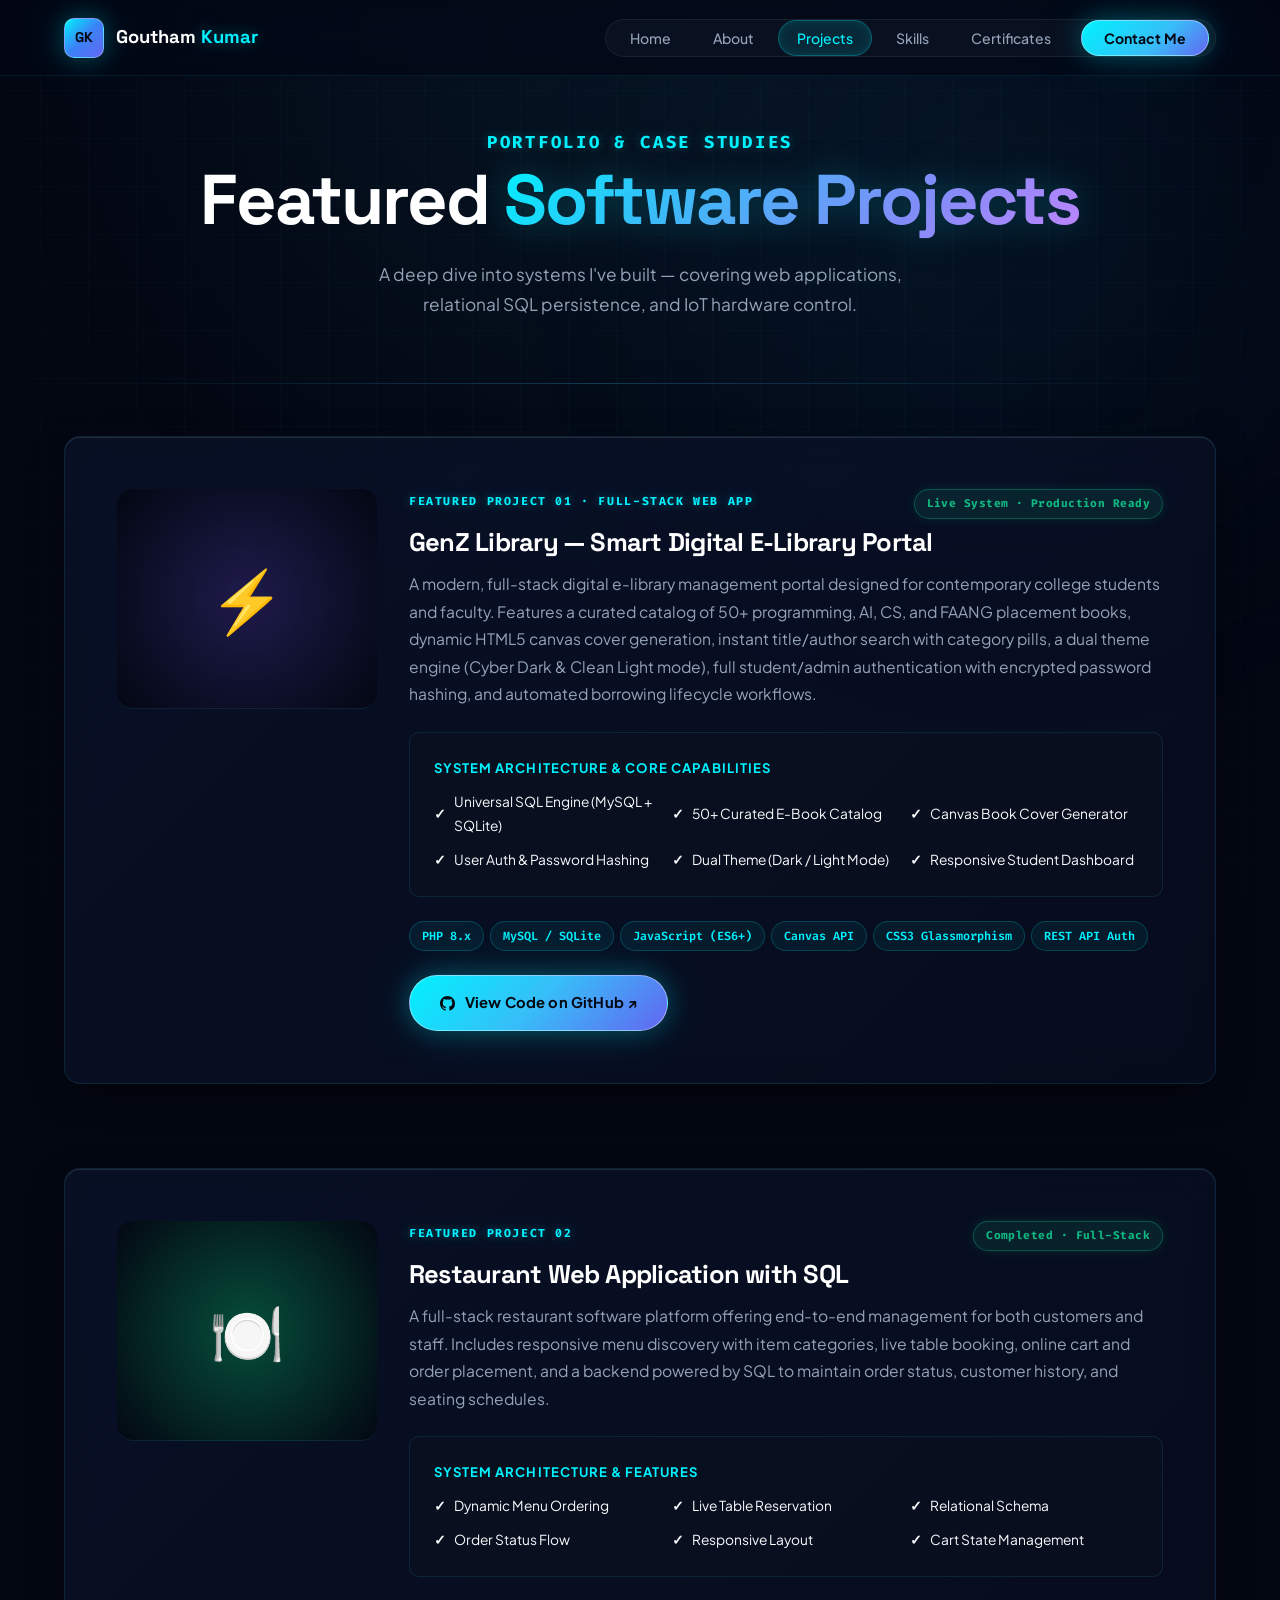
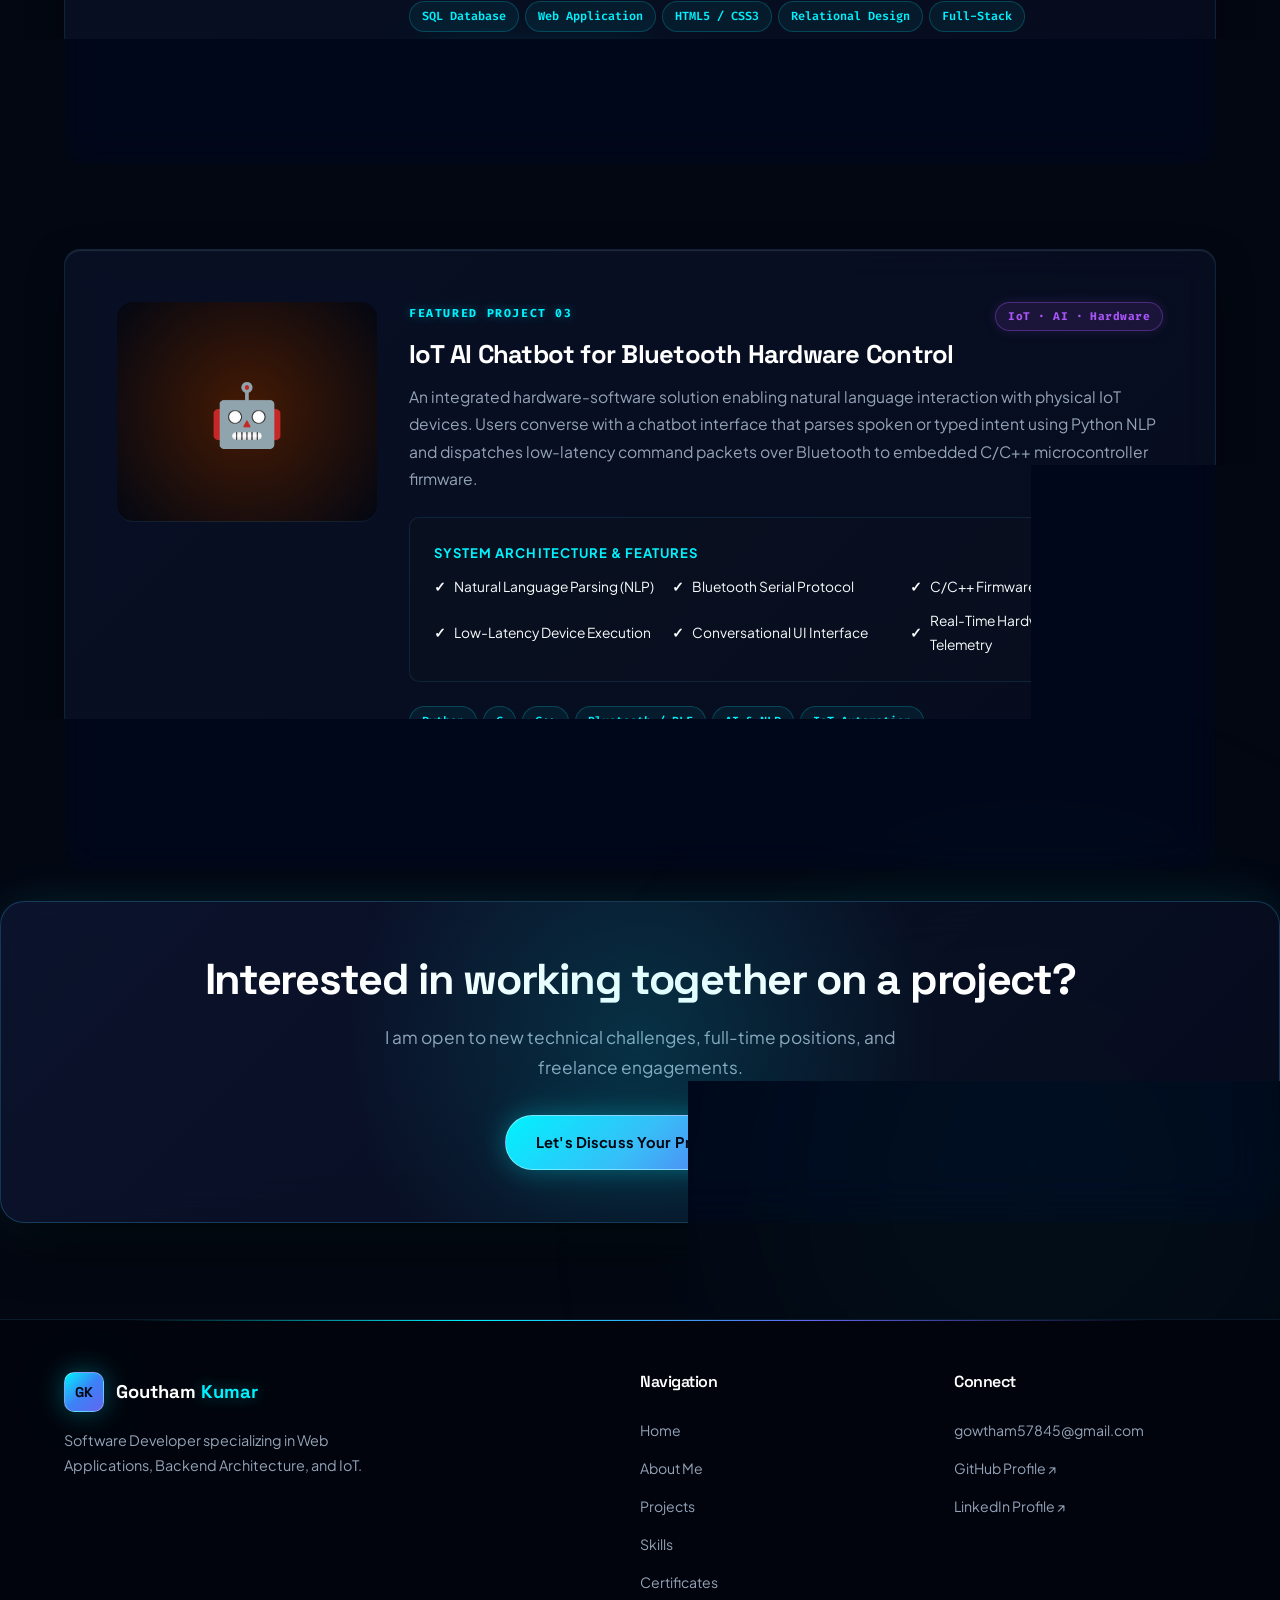
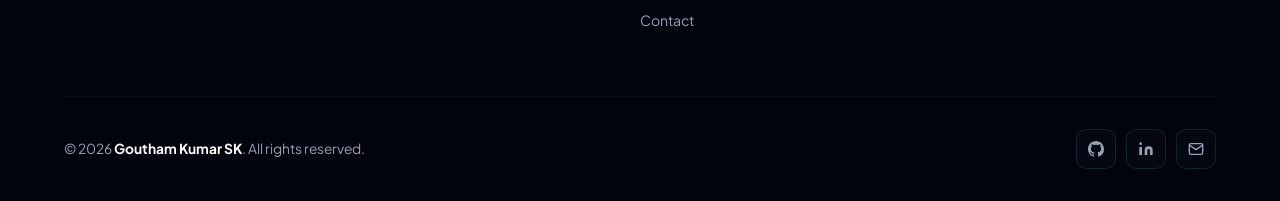
<file: projects.html>
﻿<!DOCTYPE html>
<html lang="en">
<head>
  <meta charset="UTF-8" />
  <meta name="viewport" content="width=device-width, initial-scale=1.0" />
  <title>Projects — Goutham Kumar SK</title>
  <meta name="description" content="Explore projects built by Goutham Kumar SK — GenZ Library Management Portal, Restaurant Web App with SQL, and IoT AI Chatbot." />
  <link rel="preconnect" href="https://fonts.googleapis.com" />
  <link rel="preconnect" href="https://fonts.gstatic.com" crossorigin />
  <link rel="stylesheet" href="style.css" />
</head>
<body>

  <!-- AMBIENT BACKGROUND GLOWS -->
  <div class="bg-ambient-glow glow-1" aria-hidden="true"></div>
  <div class="bg-ambient-glow glow-3" aria-hidden="true"></div>

  <!-- CUSTOM CURSOR -->
  <div id="cursor-dot"  aria-hidden="true"></div>
  <div id="cursor-ring" aria-hidden="true"></div>

  <!-- NAVBAR -->
  <nav class="navbar" id="navbar" role="navigation" aria-label="Main navigation">
    <div class="container">
      <a href="index.html" class="nav-logo" aria-label="Goutham Kumar SK — Home">
        <div class="nav-logo-mark">GK</div>
        <span class="nav-logo-text">Goutham <em>Kumar</em></span>
      </a>
      <ul class="nav-links" role="list">
        <li><a href="index.html">Home</a></li>
        <li><a href="about.html">About</a></li>
        <li><a href="projects.html">Projects</a></li>
        <li><a href="skills.html">Skills</a></li>
        <li><a href="certificates.html">Certificates</a></li>
        <li><a href="contact.html" class="nav-cta">Contact Me</a></li>
      </ul>
      <button class="nav-hamburger" id="hamburger" aria-label="Toggle mobile menu" aria-expanded="false">
        <span></span><span></span><span></span>
      </button>
    </div>
  </nav>
  <nav class="nav-mobile" id="mobile-menu" aria-label="Mobile navigation">
    <a href="index.html">Home</a>
    <a href="about.html">About</a>
    <a href="projects.html">Projects</a>
    <a href="skills.html">Skills</a>
    <a href="certificates.html">Certificates</a>
    <a href="contact.html">Contact</a>
  </nav>

  <main>

    <!-- PAGE HERO -->
    <header class="page-hero">
      <div class="container">
        <p class="page-hero-label">Portfolio &amp; Case Studies</p>
        <h1>Featured <span class="gradient-text">Software Projects</span></h1>
        <p>A deep dive into systems I've built — covering web applications, relational SQL persistence, and IoT hardware control.</p>
      </div>
    </header>
    <div class="page-divider container"></div>

    <!-- PROJECTS LIST -->
    <section class="section" style="padding-top:0">
      <div class="container" style="display:flex;flex-direction:column;gap:var(--s4);">

        <div style="display:flex;flex-direction:column;gap:var(--s5);text-align:left;">

            <!-- ══════════════ PROJECT 1 ══════════════ -->
            <article class="card" id="proj-1" style="padding:var(--s5);margin-bottom:var(--s4);">
              <div style="display:grid;grid-template-columns:260px 1fr;gap:var(--s4);align-items:start;">
                <div class="project-thumb thumb-library" style="height:220px;border-radius:var(--radius-m);" aria-hidden="true">
                  ⚡
                </div>
                <div>
                  <div style="display:flex;align-items:center;justify-content:space-between;flex-wrap:wrap;gap:8px;margin-bottom:8px;">
                    <div class="project-num">Featured Project 01 · Full-Stack Web App</div>
                    <span class="badge badge-live">Live System · Production Ready</span>
                  </div>
                  <h2 style="font-size:1.6rem;margin-bottom:.8rem;">GenZ Library — Smart Digital E-Library Portal</h2>
                  <p style="margin-bottom:var(--s3);line-height:1.75;">
                    A modern, full-stack digital e-library management portal designed for contemporary college students and faculty.
                    Features a curated catalog of 50+ programming, AI, CS, and FAANG placement books, dynamic HTML5 canvas cover generation,
                    instant title/author search with category pills, a dual theme engine (Cyber Dark &amp; Clean Light mode), full student/admin
                    authentication with encrypted password hashing, and automated borrowing lifecycle workflows.
                  </p>

                  <!-- Architecture Highlights -->
                  <div style="background:var(--bg-surface);border:1px solid var(--border);border-radius:var(--radius-s);padding:var(--s3);margin-bottom:var(--s3);">
                    <strong style="font-size:.82rem;font-weight:700;color:var(--accent);text-transform:uppercase;letter-spacing:.08em;display:block;margin-bottom:10px;">
                      System Architecture &amp; Core Capabilities
                    </strong>
                    <div style="display:grid;grid-template-columns:repeat(auto-fit,minmax(220px,1fr));gap:10px;">
                      <div style="display:flex;align-items:center;gap:8px;font-size:.86rem;color:var(--text);">
                        <span style="color:var(--green);font-weight:700;">✓</span> Universal SQL Engine (MySQL + SQLite)
                      </div>
                      <div style="display:flex;align-items:center;gap:8px;font-size:.86rem;color:var(--text);">
                        <span style="color:var(--green);font-weight:700;">✓</span> 50+ Curated E-Book Catalog
                      </div>
                      <div style="display:flex;align-items:center;gap:8px;font-size:.86rem;color:var(--text);">
                        <span style="color:var(--green);font-weight:700;">✓</span> Canvas Book Cover Generator
                      </div>
                      <div style="display:flex;align-items:center;gap:8px;font-size:.86rem;color:var(--text);">
                        <span style="color:var(--green);font-weight:700;">✓</span> User Auth &amp; Password Hashing
                      </div>
                      <div style="display:flex;align-items:center;gap:8px;font-size:.86rem;color:var(--text);">
                        <span style="color:var(--green);font-weight:700;">✓</span> Dual Theme (Dark / Light Mode)
                      </div>
                      <div style="display:flex;align-items:center;gap:8px;font-size:.86rem;color:var(--text);">
                        <span style="color:var(--green);font-weight:700;">✓</span> Responsive Student Dashboard
                      </div>
                    </div>
                  </div>

                  <div class="project-tags" style="margin-bottom:var(--s3);">
                    <span class="tag">PHP 8.x</span>
                    <span class="tag">MySQL / SQLite</span>
                    <span class="tag">JavaScript (ES6+)</span>
                    <span class="tag">Canvas API</span>
                    <span class="tag">CSS3 Glassmorphism</span>
                    <span class="tag">REST API Auth</span>
                  </div>

                  <div style="display:flex;gap:var(--s2);flex-wrap:wrap;">
                    <a href="https://github.com/Gouthamdc2007/genz_library" class="btn btn-primary" target="_blank" rel="noopener noreferrer">
                      <svg width="15" height="15" viewBox="0 0 24 24" fill="currentColor"><path d="M12 0C5.37 0 0 5.37 0 12c0 5.31 3.435 9.795 8.205 11.385.6.105.825-.255.825-.57 0-.285-.015-1.23-.015-2.235-3.015.555-3.795-.735-4.035-1.41-.135-.345-.72-1.41-1.23-1.695-.42-.225-1.02-.78-.015-.795.945-.015 1.62.87 1.845 1.23 1.08 1.815 2.805 1.305 3.495.99.105-.78.42-1.305.765-1.605-2.67-.3-5.46-1.335-5.46-5.925 0-1.305.465-2.385 1.23-3.225-.12-.3-.54-1.53.12-3.18 0 0 1.005-.315 3.3 1.23.96-.27 1.98-.405 3-.405s2.04.135 3 .405c2.295-1.56 3.3-1.23 3.3-1.23.66 1.65.24 2.88.12 3.18.765.84 1.23 1.905 1.23 3.225 0 4.605-2.805 5.625-5.475 5.925.435.375.81 1.095.81 2.22 0 1.605-.015 2.895-.015 3.3 0 .315.225.69.825.57A12.02 12.02 0 0 0 24 12c0-6.63-5.37-12-12-12z"/></svg>
                      View Code on GitHub ↗
                    </a>
                  </div>
                </div>
              </div>
            </article>

            <!-- ══════════════ PROJECT 2 ══════════════ -->
            <article class="card" id="proj-2" style="padding:var(--s5);margin-bottom:var(--s4);">
              <div style="display:grid;grid-template-columns:260px 1fr;gap:var(--s4);align-items:start;">
                <div class="project-thumb thumb-restaurant" style="height:220px;border-radius:var(--radius-m);" aria-hidden="true">
                  🍽️
                </div>
                <div>
                  <div style="display:flex;align-items:center;justify-content:space-between;flex-wrap:wrap;gap:8px;margin-bottom:8px;">
                    <div class="project-num">Featured Project 02</div>
                    <span class="badge badge-live">Completed · Full-Stack</span>
                  </div>
                  <h2 style="font-size:1.6rem;margin-bottom:.8rem;">Restaurant Web Application with SQL</h2>
                  <p style="margin-bottom:var(--s3);line-height:1.75;">
                    A full-stack restaurant software platform offering end-to-end management for both customers and staff.
                    Includes responsive menu discovery with item categories, live table booking, online cart and order placement,
                    and a backend powered by SQL to maintain order status, customer history, and seating schedules.
                  </p>

                  <div style="background:var(--bg-surface);border:1px solid var(--border);border-radius:var(--radius-s);padding:var(--s3);margin-bottom:var(--s3);">
                    <strong style="font-size:.82rem;font-weight:700;color:var(--accent);text-transform:uppercase;letter-spacing:.08em;display:block;margin-bottom:10px;">
                      System Architecture &amp; Features
                    </strong>
                    <div style="display:grid;grid-template-columns:repeat(auto-fit,minmax(220px,1fr));gap:10px;">
                      <div style="display:flex;align-items:center;gap:8px;font-size:.86rem;color:var(--text);">
                        <span style="color:var(--green);font-weight:700;">✓</span> Dynamic Menu Ordering
                      </div>
                      <div style="display:flex;align-items:center;gap:8px;font-size:.86rem;color:var(--text);">
                        <span style="color:var(--green);font-weight:700;">✓</span> Live Table Reservation
                      </div>
                      <div style="display:flex;align-items:center;gap:8px;font-size:.86rem;color:var(--text);">
                        <span style="color:var(--green);font-weight:700;">✓</span> Relational Schema
                      </div>
                      <div style="display:flex;align-items:center;gap:8px;font-size:.86rem;color:var(--text);">
                        <span style="color:var(--green);font-weight:700;">✓</span> Order Status Flow
                      </div>
                      <div style="display:flex;align-items:center;gap:8px;font-size:.86rem;color:var(--text);">
                        <span style="color:var(--green);font-weight:700;">✓</span> Responsive Layout
                      </div>
                      <div style="display:flex;align-items:center;gap:8px;font-size:.86rem;color:var(--text);">
                        <span style="color:var(--green);font-weight:700;">✓</span> Cart State Management
                      </div>
                    </div>
                  </div>

                  <div class="project-tags" style="margin-bottom:var(--s3);">
                    <span class="tag">SQL Database</span>
                    <span class="tag">Web Application</span>
                    <span class="tag">HTML5 / CSS3</span>
                    <span class="tag">Relational Design</span>
                    <span class="tag">Full-Stack</span>
                  </div>

                  <div style="display:flex;gap:var(--s2);flex-wrap:wrap;">
                    <a href="https://github.com/Gouthamdc2007" class="btn btn-primary" target="_blank" rel="noopener noreferrer">
                      <svg width="15" height="15" viewBox="0 0 24 24" fill="currentColor"><path d="M12 0C5.37 0 0 5.37 0 12c0 5.31 3.435 9.795 8.205 11.385.6.105.825-.255.825-.57 0-.285-.015-1.23-.015-2.235-3.015.555-3.795-.735-4.035-1.41-.135-.345-.72-1.41-1.23-1.695-.42-.225-1.02-.78-.015-.795.945-.015 1.62.87 1.845 1.23 1.08 1.815 2.805 1.305 3.495.99.105-.78.42-1.305.765-1.605-2.67-.3-5.46-1.335-5.46-5.925 0-1.305.465-2.385 1.23-3.225-.12-.3-.54-1.53.12-3.18 0 0 1.005-.315 3.3 1.23.96-.27 1.98-.405 3-.405s2.04.135 3 .405c2.295-1.56 3.3-1.23 3.3-1.23.66 1.65.24 2.88.12 3.18.765.84 1.23 1.905 1.23 3.225 0 4.605-2.805 5.625-5.475 5.925.435.375.81 1.095.81 2.22 0 1.605-.015 2.895-.015 3.3 0 .315.225.69.825.57A12.02 12.02 0 0 0 24 12c0-6.63-5.37-12-12-12z"/></svg>
                      View Code on GitHub ↗
                    </a>
                  </div>
                </div>
              </div>
            </article>

            <!-- ══════════════ PROJECT 3 ══════════════ -->
            <article class="card" id="proj-3" style="padding:var(--s5);">
              <div style="display:grid;grid-template-columns:260px 1fr;gap:var(--s4);align-items:start;">
                <div class="project-thumb thumb-iot" style="height:220px;border-radius:var(--radius-m);" aria-hidden="true">
                  🤖
                </div>
                <div>
                  <div style="display:flex;align-items:center;justify-content:space-between;flex-wrap:wrap;gap:8px;margin-bottom:8px;">
                    <div class="project-num">Featured Project 03</div>
                    <span class="badge badge-iot">IoT · AI · Hardware</span>
                  </div>
                  <h2 style="font-size:1.6rem;margin-bottom:.8rem;">IoT AI Chatbot for Bluetooth Hardware Control</h2>
                  <p style="margin-bottom:var(--s3);line-height:1.75;">
                    An integrated hardware-software solution enabling natural language interaction with physical IoT devices.
                    Users converse with a chatbot interface that parses spoken or typed intent using Python NLP and dispatches
                    low-latency command packets over Bluetooth to embedded C/C++ microcontroller firmware.
                  </p>

                  <div style="background:var(--bg-surface);border:1px solid var(--border);border-radius:var(--radius-s);padding:var(--s3);margin-bottom:var(--s3);">
                    <strong style="font-size:.82rem;font-weight:700;color:var(--accent);text-transform:uppercase;letter-spacing:.08em;display:block;margin-bottom:10px;">
                      System Architecture &amp; Features
                    </strong>
                    <div style="display:grid;grid-template-columns:repeat(auto-fit,minmax(220px,1fr));gap:10px;">
                      <div style="display:flex;align-items:center;gap:8px;font-size:.86rem;color:var(--text);">
                        <span style="color:var(--green);font-weight:700;">✓</span> Natural Language Parsing (NLP)
                      </div>
                      <div style="display:flex;align-items:center;gap:8px;font-size:.86rem;color:var(--text);">
                        <span style="color:var(--green);font-weight:700;">✓</span> Bluetooth Serial Protocol
                      </div>
                      <div style="display:flex;align-items:center;gap:8px;font-size:.86rem;color:var(--text);">
                        <span style="color:var(--green);font-weight:700;">✓</span> C/C++ Firmware Driver
                      </div>
                      <div style="display:flex;align-items:center;gap:8px;font-size:.86rem;color:var(--text);">
                        <span style="color:var(--green);font-weight:700;">✓</span> Low-Latency Device Execution
                      </div>
                      <div style="display:flex;align-items:center;gap:8px;font-size:.86rem;color:var(--text);">
                        <span style="color:var(--green);font-weight:700;">✓</span> Conversational UI Interface
                      </div>
                      <div style="display:flex;align-items:center;gap:8px;font-size:.86rem;color:var(--text);">
                        <span style="color:var(--green);font-weight:700;">✓</span> Real-Time Hardware State Telemetry
                      </div>
                    </div>
                  </div>

                  <div class="project-tags" style="margin-bottom:var(--s3);">
                    <span class="tag">Python</span>
                    <span class="tag">C</span>
                    <span class="tag">C++</span>
                    <span class="tag">Bluetooth / BLE</span>
                    <span class="tag">AI &amp; NLP</span>
                    <span class="tag">IoT Automation</span>
                  </div>

                  <div style="display:flex;gap:var(--s2);flex-wrap:wrap;">
                    <a href="https://github.com/Gouthamdc2007" class="btn btn-primary" target="_blank" rel="noopener noreferrer">
                      <svg width="15" height="15" viewBox="0 0 24 24" fill="currentColor"><path d="M12 0C5.37 0 0 5.37 0 12c0 5.31 3.435 9.795 8.205 11.385.6.105.825-.255.825-.57 0-.285-.015-1.23-.015-2.235-3.015.555-3.795-.735-4.035-1.41-.135-.345-.72-1.41-1.23-1.695-.42-.225-1.02-.78-.015-.795.945-.015 1.62.87 1.845 1.23 1.08 1.815 2.805 1.305 3.495.99.105-.78.42-1.305.765-1.605-2.67-.3-5.46-1.335-5.46-5.925 0-1.305.465-2.385 1.23-3.225-.12-.3-.54-1.53.12-3.18 0 0 1.005-.315 3.3 1.23.96-.27 1.98-.405 3-.405s2.04.135 3 .405c2.295-1.56 3.3-1.23 3.3-1.23.66 1.65.24 2.88.12 3.18.765.84 1.23 1.905 1.23 3.225 0 4.605-2.805 5.625-5.475 5.925.435.375.81 1.095.81 2.22 0 1.605-.015 2.895-.015 3.3 0 .315.225.69.825.57A12.02 12.02 0 0 0 24 12c0-6.63-5.37-12-12-12z"/></svg>
                      View Code on GitHub ↗
                    </a>
                  </div>
                </div>
              </div>
            </article>

          </div>
        </div>

        <!-- CTA SECTION -->
        <div class="cta-banner fade-up" style="margin-top:2rem;">
          <h2>Interested in working together on a project?</h2>
          <p>I am open to new technical challenges, full-time positions, and freelance engagements.</p>
          <div class="cta-buttons">
            <a href="contact.html" class="btn btn-primary">Let's Discuss Your Project →</a>
          </div>
        </div>

      </div>
    </section>

  </main>

  <!-- BACK TO TOP -->
  <button id="back-to-top" aria-label="Back to top">
    <svg width="18" height="18" viewBox="0 0 24 24" fill="none" stroke="currentColor" stroke-width="2.5" stroke-linecap="round" stroke-linejoin="round" aria-hidden="true"><path d="M18 15l-6-6-6 6"/></svg>
  </button>

  <!-- FOOTER -->
  <footer class="footer" role="contentinfo">
    <div class="container">
      <div class="footer-grid">
        <div class="footer-brand">
          <div class="nav-logo">
            <div class="nav-logo-mark">GK</div>
            <span class="nav-logo-text">Goutham <em>Kumar</em></span>
          </div>
          <p>Software Developer specializing in Web Applications, Backend Architecture, and IoT.</p>
        </div>
        <div class="footer-col">
          <h4>Navigation</h4>
          <ul class="footer-links">
            <li><a href="index.html">Home</a></li>
            <li><a href="about.html">About Me</a></li>
            <li><a href="projects.html">Projects</a></li>
            <li><a href="skills.html">Skills</a></li>
            <li><a href="certificates.html">Certificates</a></li>
            <li><a href="contact.html">Contact</a></li>
          </ul>
        </div>
        <div class="footer-col">
          <h4>Connect</h4>
          <ul class="footer-links">
            <li><a href="mailto:gowtham57845@gmail.com">gowtham57845@gmail.com</a></li>
            <li><a href="https://github.com/Gouthamdc2007" target="_blank" rel="noopener">GitHub Profile ↗</a></li>
            <li><a href="https://www.linkedin.com/in/goutham-kumar-s-k-790884340/" target="_blank" rel="noopener">LinkedIn Profile ↗</a></li>
          </ul>
        </div>
      </div>
      <div class="footer-bottom">
        <p class="footer-copy">© <span class="footer-year">2024</span> <strong>Goutham Kumar SK</strong>. All rights reserved.</p>
        <div class="socials">
          <a href="https://github.com/Gouthamdc2007" class="social-btn" target="_blank" rel="noopener" aria-label="GitHub"><svg width="16" height="16" viewBox="0 0 24 24" fill="currentColor"><path d="M12 0C5.37 0 0 5.37 0 12c0 5.31 3.435 9.795 8.205 11.385.6.105.825-.255.825-.57 0-.285-.015-1.23-.015-2.235-3.015.555-3.795-.735-4.035-1.41-.135-.345-.72-1.41-1.23-1.695-.42-.225-1.02-.78-.015-.795.945-.015 1.62.87 1.845 1.23 1.08 1.815 2.805 1.305 3.495.99.105-.78.42-1.305.765-1.605-2.67-.3-5.46-1.335-5.46-5.925 0-1.305.465-2.385 1.23-3.225-.12-.3-.54-1.53.12-3.18 0 0 1.005-.315 3.3 1.23.96-.27 1.98-.405 3-.405s2.04.135 3 .405c2.295-1.56 3.3-1.23 3.3-1.23.66 1.65.24 2.88.12 3.18.765.84 1.23 1.905 1.23 3.225 0 4.605-2.805 5.625-5.475 5.925.435.375.81 1.095.81 2.22 0 1.605-.015 2.895-.015 3.3 0 .315.225.69.825.57A12.02 12.02 0 0 0 24 12c0-6.63-5.37-12-12-12z"/></svg></a>
          <a href="https://www.linkedin.com/in/goutham-kumar-s-k-790884340/" class="social-btn" target="_blank" rel="noopener" aria-label="LinkedIn"><svg width="16" height="16" viewBox="0 0 24 24" fill="currentColor"><path d="M16 8a6 6 0 0 1 6 6v7h-4v-7a2 2 0 0 0-2-2 2 2 0 0 0-2 2v7h-4v-7a6 6 0 0 1 6-6zM2 9h4v12H2z"/><circle cx="4" cy="4" r="2"/></svg></a>
          <a href="mailto:gowtham57845@gmail.com" class="social-btn" aria-label="Email"><svg width="16" height="16" viewBox="0 0 24 24" fill="none" stroke="currentColor" stroke-width="2" stroke-linecap="round" stroke-linejoin="round"><path d="M4 4h16c1.1 0 2 .9 2 2v12c0 1.1-.9 2-2 2H4c-1.1 0-2-.9-2-2V6c0-1.1.9-2 2-2z"/><polyline points="22,6 12,13 2,6"/></svg></a>
        </div>
      </div>
    </div>
  </footer>

  <script src="main.js"></script>
</body>
</html>
</file>
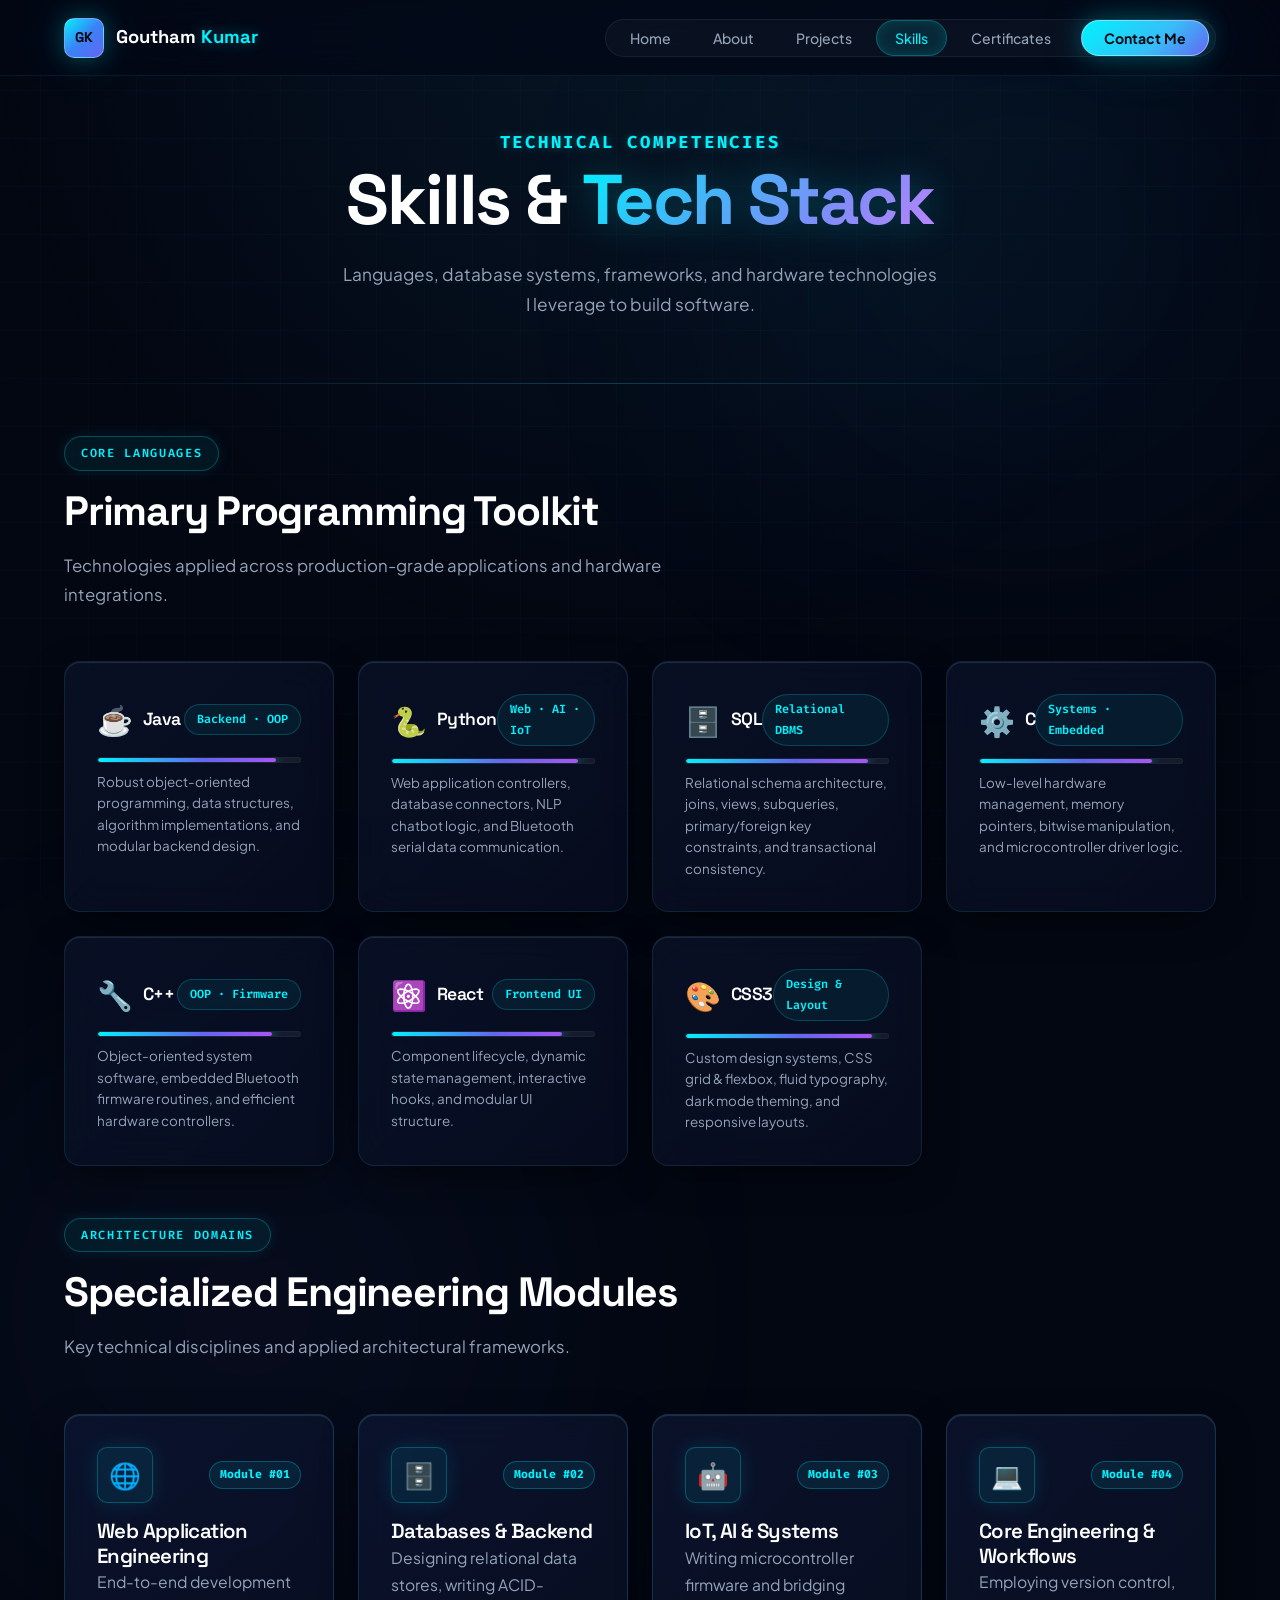
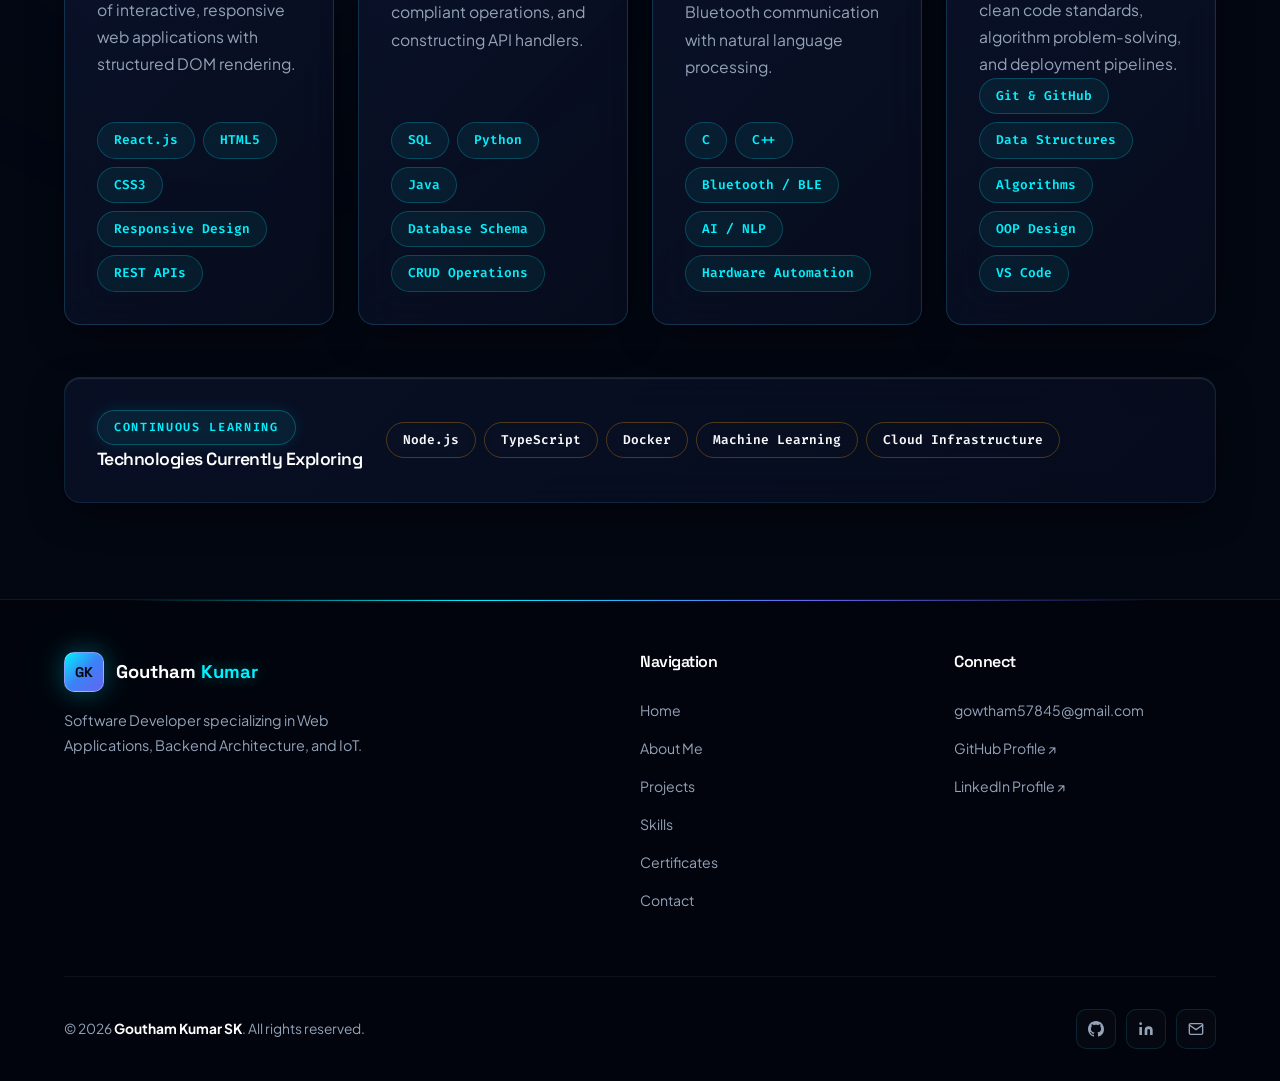
<file: skills.html>
﻿<!DOCTYPE html>
<html lang="en">
<head>
  <meta charset="UTF-8" />
  <meta name="viewport" content="width=device-width, initial-scale=1.0" />
  <title>Skills &amp; Tech Stack — Goutham Kumar SK</title>
  <meta name="description" content="Technical stack and skills of Goutham Kumar SK — Java, Python, C, C++, SQL, React, CSS, and Embedded IoT." />
  <link rel="preconnect" href="https://fonts.googleapis.com" />
  <link rel="preconnect" href="https://fonts.gstatic.com" crossorigin />
  <link rel="stylesheet" href="style.css" />
</head>
<body>

  <!-- AMBIENT BACKGROUND GLOWS -->
  <div class="bg-ambient-glow glow-1" aria-hidden="true"></div>
  <div class="bg-ambient-glow glow-2" aria-hidden="true"></div>

  <!-- CUSTOM CURSOR -->
  <div id="cursor-dot"  aria-hidden="true"></div>
  <div id="cursor-ring" aria-hidden="true"></div>

  <!-- NAVBAR -->
  <nav class="navbar" id="navbar" role="navigation" aria-label="Main navigation">
    <div class="container">
      <a href="index.html" class="nav-logo" aria-label="Goutham Kumar SK — Home">
        <div class="nav-logo-mark">GK</div>
        <span class="nav-logo-text">Goutham <em>Kumar</em></span>
      </a>
      <ul class="nav-links" role="list">
        <li><a href="index.html">Home</a></li>
        <li><a href="about.html">About</a></li>
        <li><a href="projects.html">Projects</a></li>
        <li><a href="skills.html">Skills</a></li>
        <li><a href="certificates.html">Certificates</a></li>
        <li><a href="contact.html" class="nav-cta">Contact Me</a></li>
      </ul>
      <button class="nav-hamburger" id="hamburger" aria-label="Toggle mobile menu" aria-expanded="false">
        <span></span><span></span><span></span>
      </button>
    </div>
  </nav>
  <nav class="nav-mobile" id="mobile-menu" aria-label="Mobile navigation">
    <a href="index.html">Home</a>
    <a href="about.html">About</a>
    <a href="projects.html">Projects</a>
    <a href="skills.html">Skills</a>
    <a href="certificates.html">Certificates</a>
    <a href="contact.html">Contact</a>
  </nav>

  <main>

    <!-- PAGE HERO -->
    <header class="page-hero">
      <div class="container">
        <p class="page-hero-label">Technical Competencies</p>
        <h1>Skills &amp; <span class="gradient-text">Tech Stack</span></h1>
        <p>Languages, database systems, frameworks, and hardware technologies I leverage to build software.</p>
      </div>
    </header>
    <div class="page-divider container"></div>

    <!-- SKILLS SECTION -->
    <section class="section" style="padding-top:0">
      <div class="container">

        <!-- 7 CORE LANGUAGE CARDS WITH METERS -->
        <div class="section-header left-aligned fade-up">
          <div class="section-tag">Core Languages</div>
          <h2 class="section-title">Primary Programming Toolkit</h2>
          <p class="section-desc">Technologies applied across production-grade applications and hardware integrations.</p>
        </div>

        <div class="skills-grid" style="margin-bottom:var(--s5);">

          <!-- Java -->
          <div class="skill-card-detailed fade-up">
            <div style="display:flex;align-items:center;justify-content:space-between;margin-bottom:8px;">
              <div style="display:flex;align-items:center;gap:10px;">
                <span style="font-size:1.8rem;" aria-hidden="true">☕</span>
                <h3 style="margin:0;font-size:1.1rem;">Java</h3>
              </div>
              <span class="tag">Backend · OOP</span>
            </div>
            <div class="skill-bar-wrap"><div class="skill-bar-fill" style="width:88%;"></div></div>
            <p style="font-size:.84rem;margin:8px 0 0;line-height:1.6;">
              Robust object-oriented programming, data structures, algorithm implementations, and modular backend design.
            </p>
          </div>

          <!-- Python -->
          <div class="skill-card-detailed fade-up">
            <div style="display:flex;align-items:center;justify-content:space-between;margin-bottom:8px;">
              <div style="display:flex;align-items:center;gap:10px;">
                <span style="font-size:1.8rem;" aria-hidden="true">🐍</span>
                <h3 style="margin:0;font-size:1.1rem;">Python</h3>
              </div>
              <span class="tag">Web · AI · IoT</span>
            </div>
            <div class="skill-bar-wrap"><div class="skill-bar-fill" style="width:92%;"></div></div>
            <p style="font-size:.84rem;margin:8px 0 0;line-height:1.6;">
              Web application controllers, database connectors, NLP chatbot logic, and Bluetooth serial data communication.
            </p>
          </div>

          <!-- SQL -->
          <div class="skill-card-detailed fade-up">
            <div style="display:flex;align-items:center;justify-content:space-between;margin-bottom:8px;">
              <div style="display:flex;align-items:center;gap:10px;">
                <span style="font-size:1.8rem;" aria-hidden="true">🗄️</span>
                <h3 style="margin:0;font-size:1.1rem;">SQL</h3>
              </div>
              <span class="tag">Relational DBMS</span>
            </div>
            <div class="skill-bar-wrap"><div class="skill-bar-fill" style="width:90%;"></div></div>
            <p style="font-size:.84rem;margin:8px 0 0;line-height:1.6;">
              Relational schema architecture, joins, views, subqueries, primary/foreign key constraints, and transactional consistency.
            </p>
          </div>

          <!-- C -->
          <div class="skill-card-detailed fade-up">
            <div style="display:flex;align-items:center;justify-content:space-between;margin-bottom:8px;">
              <div style="display:flex;align-items:center;gap:10px;">
                <span style="font-size:1.8rem;" aria-hidden="true">⚙️</span>
                <h3 style="margin:0;font-size:1.1rem;">C</h3>
              </div>
              <span class="tag">Systems · Embedded</span>
            </div>
            <div class="skill-bar-wrap"><div class="skill-bar-fill" style="width:85%;"></div></div>
            <p style="font-size:.84rem;margin:8px 0 0;line-height:1.6;">
              Low-level hardware management, memory pointers, bitwise manipulation, and microcontroller driver logic.
            </p>
          </div>

          <!-- C++ -->
          <div class="skill-card-detailed fade-up">
            <div style="display:flex;align-items:center;justify-content:space-between;margin-bottom:8px;">
              <div style="display:flex;align-items:center;gap:10px;">
                <span style="font-size:1.8rem;" aria-hidden="true">🔧</span>
                <h3 style="margin:0;font-size:1.1rem;">C++</h3>
              </div>
              <span class="tag">OOP · Firmware</span>
            </div>
            <div class="skill-bar-wrap"><div class="skill-bar-fill" style="width:86%;"></div></div>
            <p style="font-size:.84rem;margin:8px 0 0;line-height:1.6;">
              Object-oriented system software, embedded Bluetooth firmware routines, and efficient hardware controllers.
            </p>
          </div>

          <!-- React -->
          <div class="skill-card-detailed fade-up">
            <div style="display:flex;align-items:center;justify-content:space-between;margin-bottom:8px;">
              <div style="display:flex;align-items:center;gap:10px;">
                <span style="font-size:1.8rem;" aria-hidden="true">⚛️</span>
                <h3 style="margin:0;font-size:1.1rem;">React</h3>
              </div>
              <span class="tag">Frontend UI</span>
            </div>
            <div class="skill-bar-wrap"><div class="skill-bar-fill" style="width:84%;"></div></div>
            <p style="font-size:.84rem;margin:8px 0 0;line-height:1.6;">
              Component lifecycle, dynamic state management, interactive hooks, and modular UI structure.
            </p>
          </div>

          <!-- CSS3 -->
          <div class="skill-card-detailed fade-up">
            <div style="display:flex;align-items:center;justify-content:space-between;margin-bottom:8px;">
              <div style="display:flex;align-items:center;gap:10px;">
                <span style="font-size:1.8rem;" aria-hidden="true">🎨</span>
                <h3 style="margin:0;font-size:1.1rem;">CSS3</h3>
              </div>
              <span class="tag">Design &amp; Layout</span>
            </div>
            <div class="skill-bar-wrap"><div class="skill-bar-fill" style="width:92%;"></div></div>
            <p style="font-size:.84rem;margin:8px 0 0;line-height:1.6;">
              Custom design systems, CSS grid &amp; flexbox, fluid typography, dark mode theming, and responsive layouts.
            </p>
          </div>

        </div>

        <!-- GROUPED DOMAINS -->
        <div class="section-header left-aligned fade-up">
          <div class="section-tag">Architecture Domains</div>
          <h2 class="section-title">Specialized Engineering Modules</h2>
          <p class="section-desc">Key technical disciplines and applied architectural frameworks.</p>
        </div>

        <!-- 4 SPECIALIZED DOMAIN CARDS -->
        <div class="services-grid fade-up" style="margin-bottom:var(--s5);">

            <!-- 1. Web Postcard -->
            <div class="skill-envelope-card">
              <div class="envelope-header">
                <div class="service-icon" style="margin-bottom:0;" aria-hidden="true">🌐</div>
                <span class="envelope-badge">Module #01</span>
              </div>
              <h3>Web Application Engineering</h3>
              <p>End-to-end development of interactive, responsive web applications with structured DOM rendering.</p>
              <div class="skill-pills" style="margin-top:auto;">
                <span class="skill-pill">React.js</span>
                <span class="skill-pill">HTML5</span>
                <span class="skill-pill">CSS3</span>
                <span class="skill-pill">Responsive Design</span>
                <span class="skill-pill">REST APIs</span>
              </div>
            </div>

            <!-- 2. Database & Backend Postcard -->
            <div class="skill-envelope-card">
              <div class="envelope-header">
                <div class="service-icon" style="margin-bottom:0;" aria-hidden="true">🗄️</div>
                <span class="envelope-badge">Module #02</span>
              </div>
              <h3>Databases &amp; Backend</h3>
              <p>Designing relational data stores, writing ACID-compliant operations, and constructing API handlers.</p>
              <div class="skill-pills" style="margin-top:auto;">
                <span class="skill-pill">SQL</span>
                <span class="skill-pill">Python</span>
                <span class="skill-pill">Java</span>
                <span class="skill-pill">Database Schema</span>
                <span class="skill-pill">CRUD Operations</span>
              </div>
            </div>

            <!-- 3. IoT, AI & Systems Postcard -->
            <div class="skill-envelope-card">
              <div class="envelope-header">
                <div class="service-icon" style="margin-bottom:0;" aria-hidden="true">🤖</div>
                <span class="envelope-badge">Module #03</span>
              </div>
              <h3>IoT, AI &amp; Systems</h3>
              <p>Writing microcontroller firmware and bridging Bluetooth communication with natural language processing.</p>
              <div class="skill-pills" style="margin-top:auto;">
                <span class="skill-pill">C</span>
                <span class="skill-pill">C++</span>
                <span class="skill-pill">Bluetooth / BLE</span>
                <span class="skill-pill">AI / NLP</span>
                <span class="skill-pill">Hardware Automation</span>
              </div>
            </div>

            <!-- 4. Programming & Architecture Postcard -->
            <div class="skill-envelope-card">
              <div class="envelope-header">
                <div class="service-icon" style="margin-bottom:0;" aria-hidden="true">💻</div>
                <span class="envelope-badge">Module #04</span>
              </div>
              <h3>Core Engineering &amp; Workflows</h3>
              <p>Employing version control, clean code standards, algorithm problem-solving, and deployment pipelines.</p>
              <div class="skill-pills" style="margin-top:auto;">
                <span class="skill-pill">Git &amp; GitHub</span>
                <span class="skill-pill">Data Structures</span>
                <span class="skill-pill">Algorithms</span>
                <span class="skill-pill">OOP Design</span>
                <span class="skill-pill">VS Code</span>
              </div>
            </div>

          </div>

        <!-- CURRENTLY EXPLORING STRIP -->
        <div class="card fade-up" style="padding:2rem;">
          <div style="display:flex;align-items:center;gap:1.5rem;flex-wrap:wrap;">
            <div style="flex-shrink:0;">
              <div class="section-tag" style="margin-bottom:.3rem;">Continuous Learning</div>
              <h3 style="margin:0;font-size:1.1rem;">Technologies Currently Exploring</h3>
            </div>
            <div class="skill-pills" style="flex:1;">
              <span class="skill-pill" style="background:var(--amber-light);color:var(--amber);border-color:rgba(245,158,11,0.3);">Node.js</span>
              <span class="skill-pill" style="background:var(--amber-light);color:var(--amber);border-color:rgba(245,158,11,0.3);">TypeScript</span>
              <span class="skill-pill" style="background:var(--amber-light);color:var(--amber);border-color:rgba(245,158,11,0.3);">Docker</span>
              <span class="skill-pill" style="background:var(--amber-light);color:var(--amber);border-color:rgba(245,158,11,0.3);">Machine Learning</span>
              <span class="skill-pill" style="background:var(--amber-light);color:var(--amber);border-color:rgba(245,158,11,0.3);">Cloud Infrastructure</span>
            </div>
          </div>
        </div>

      </div>
    </section>

  </main>

  <!-- BACK TO TOP -->
  <button id="back-to-top" aria-label="Back to top">
    <svg width="18" height="18" viewBox="0 0 24 24" fill="none" stroke="currentColor" stroke-width="2.5" stroke-linecap="round" stroke-linejoin="round" aria-hidden="true"><path d="M18 15l-6-6-6 6"/></svg>
  </button>

  <!-- FOOTER -->
  <footer class="footer" role="contentinfo">
    <div class="container">
      <div class="footer-grid">
        <div class="footer-brand">
          <div class="nav-logo">
            <div class="nav-logo-mark">GK</div>
            <span class="nav-logo-text">Goutham <em>Kumar</em></span>
          </div>
          <p>Software Developer specializing in Web Applications, Backend Architecture, and IoT.</p>
        </div>
        <div class="footer-col">
          <h4>Navigation</h4>
          <ul class="footer-links">
            <li><a href="index.html">Home</a></li>
            <li><a href="about.html">About Me</a></li>
            <li><a href="projects.html">Projects</a></li>
            <li><a href="skills.html">Skills</a></li>
            <li><a href="certificates.html">Certificates</a></li>
            <li><a href="contact.html">Contact</a></li>
          </ul>
        </div>
        <div class="footer-col">
          <h4>Connect</h4>
          <ul class="footer-links">
            <li><a href="mailto:gowtham57845@gmail.com">gowtham57845@gmail.com</a></li>
            <li><a href="https://github.com/Gouthamdc2007" target="_blank" rel="noopener">GitHub Profile ↗</a></li>
            <li><a href="https://www.linkedin.com/in/goutham-kumar-s-k-790884340/" target="_blank" rel="noopener">LinkedIn Profile ↗</a></li>
          </ul>
        </div>
      </div>
      <div class="footer-bottom">
        <p class="footer-copy">© <span class="footer-year">2024</span> <strong>Goutham Kumar SK</strong>. All rights reserved.</p>
        <div class="socials">
          <a href="https://github.com/Gouthamdc2007" class="social-btn" target="_blank" rel="noopener" aria-label="GitHub"><svg width="16" height="16" viewBox="0 0 24 24" fill="currentColor"><path d="M12 0C5.37 0 0 5.37 0 12c0 5.31 3.435 9.795 8.205 11.385.6.105.825-.255.825-.57 0-.285-.015-1.23-.015-2.235-3.015.555-3.795-.735-4.035-1.41-.135-.345-.72-1.41-1.23-1.695-.42-.225-1.02-.78-.015-.795.945-.015 1.62.87 1.845 1.23 1.08 1.815 2.805 1.305 3.495.99.105-.78.42-1.305.765-1.605-2.67-.3-5.46-1.335-5.46-5.925 0-1.305.465-2.385 1.23-3.225-.12-.3-.54-1.53.12-3.18 0 0 1.005-.315 3.3 1.23.96-.27 1.98-.405 3-.405s2.04.135 3 .405c2.295-1.56 3.3-1.23 3.3-1.23.66 1.65.24 2.88.12 3.18.765.84 1.23 1.905 1.23 3.225 0 4.605-2.805 5.625-5.475 5.925.435.375.81 1.095.81 2.22 0 1.605-.015 2.895-.015 3.3 0 .315.225.69.825.57A12.02 12.02 0 0 0 24 12c0-6.63-5.37-12-12-12z"/></svg></a>
          <a href="https://www.linkedin.com/in/goutham-kumar-s-k-790884340/" class="social-btn" target="_blank" rel="noopener" aria-label="LinkedIn"><svg width="16" height="16" viewBox="0 0 24 24" fill="currentColor"><path d="M16 8a6 6 0 0 1 6 6v7h-4v-7a2 2 0 0 0-2-2 2 2 0 0 0-2 2v7h-4v-7a6 6 0 0 1 6-6zM2 9h4v12H2z"/><circle cx="4" cy="4" r="2"/></svg></a>
          <a href="mailto:gowtham57845@gmail.com" class="social-btn" aria-label="Email"><svg width="16" height="16" viewBox="0 0 24 24" fill="none" stroke="currentColor" stroke-width="2" stroke-linecap="round" stroke-linejoin="round"><path d="M4 4h16c1.1 0 2 .9 2 2v12c0 1.1-.9 2-2 2H4c-1.1 0-2-.9-2-2V6c0-1.1.9-2 2-2z"/><polyline points="22,6 12,13 2,6"/></svg></a>
        </div>
      </div>
    </div>
  </footer>

  <script src="main.js"></script>
</body>
</html>
</file>
<file: style.css>
/* ================================================================
   PORTFOLIO DESIGN SYSTEM — GOUTHAM KUMAR SK
   Theme: Ultra-Premium Dark Futuristic Developer (Glassmorphism + Cyber-Glow)
   100% Content & Structure Preserved — Pure Visual Overhaul
   ================================================================ */

@import url('https://fonts.googleapis.com/css2?family=Fira+Code:wght@400;500;600;700&family=Plus+Jakarta+Sans:wght@300;400;500;600;700;800&family=Space+Grotesk:wght@400;500;600;700;800&display=swap');

/* ================================================================
   1. DESIGN TOKENS & SYSTEM VARIABLES
   ================================================================ */
:root {
  /* Color Palette - Deep Space & Cyber Accents */
  --bg:              #030712; /* Deep Void Black */
  --bg-deep:         #02040a;
  --bg-surface:      rgba(10, 16, 31, 0.75);
  --bg-card:         rgba(13, 22, 44, 0.55);
  --bg-card-hover:   rgba(18, 30, 60, 0.75);
  --bg-card-solid:   #0b1329;
  --bg-input:        rgba(6, 11, 24, 0.85);
  --bg-glass:        rgba(255, 255, 255, 0.03);
  
  /* Text Tones */
  --text:            #f8fafc; /* Crisp Pure White */
  --text-muted:      #94a3b8; /* Slate Gray */
  --text-dim:        #64748b; /* Cool Gray */
  --text-bright:     #ffffff;
  
  /* Glass Borders */
  --border:          rgba(56, 189, 248, 0.12);
  --border-subtle:   rgba(255, 255, 255, 0.06);
  --border-bright:   rgba(56, 189, 248, 0.35);
  --border-glow:     rgba(0, 242, 254, 0.45);
  
  /* Futuristic Accents & Neons */
  --accent:          #00f2fe; /* Electric Cyan */
  --accent-blue:     #38bdf8; /* Sky Blue */
  --accent-indigo:   #6366f1; /* Digital Indigo */
  --accent-purple:   #a855f7; /* Neon Violet */
  --accent-green:    #10b981; /* Matrix Emerald */
  --accent-amber:    #f59e0b; /* Solar Gold */
  
  --accent-light:    rgba(0, 242, 254, 0.08);
  --accent-mid:      rgba(6, 182, 212, 0.3);
  --accent-hover:    #38e1ff;
  
  /* Glow Effects */
  --glow-cyan:       0 0 25px rgba(0, 242, 254, 0.28), 0 0 60px rgba(0, 242, 254, 0.12);
  --glow-indigo:     0 0 30px rgba(99, 102, 241, 0.25), 0 0 70px rgba(99, 102, 241, 0.1);
  --glow-purple:     0 0 25px rgba(168, 85, 247, 0.25);
  --glow-box:        inset 0 1px 1px 0 rgba(255, 255, 255, 0.12), 0 12px 40px -10px rgba(0, 0, 0, 0.7);
  --glow-box-hover:  inset 0 1px 1px 0 rgba(255, 255, 255, 0.2), 0 20px 50px -12px rgba(0, 0, 0, 0.85), 0 0 30px rgba(0, 242, 254, 0.18);

  /* Typography */
  --font-head:       'Space Grotesk', -apple-system, BlinkMacSystemFont, sans-serif;
  --font-body:       'Plus Jakarta Sans', 'Inter', -apple-system, sans-serif;
  --font-mono:       'Fira Code', monospace;

  /* Spacing */
  --s1: 0.5rem;
  --s2: 1rem;
  --s3: 1.5rem;
  --s4: 2rem;
  --s5: 3.25rem;
  --s6: 6rem;

  --max-w:           1200px;
  --nav-h:           76px;
  --radius-xs:       6px;
  --radius-s:        10px;
  --radius-m:        16px;
  --radius-l:        24px;
  --radius-x:        9999px;

  /* Transitions */
  --ease:            cubic-bezier(0.16, 1, 0.3, 1);
  --dur:             0.28s;
}

/* ================================================================
   2. GLOBAL RESET & BASE STYLING
   =============================================================== */
*, *::before, *::after {
  box-sizing: border-box;
  margin: 0;
  padding: 0;
}

html {
  scroll-behavior: smooth;
  color-scheme: dark;
  background-color: var(--bg);
}

body {
  font-family: var(--font-body);
  background-color: var(--bg);
  color: var(--text);
  line-height: 1.75;
  -webkit-font-smoothing: antialiased;
  -moz-osx-font-smoothing: grayscale;
  min-height: 100vh;
  overflow-x: hidden;
  position: relative;
  selection-background-color: rgba(0, 242, 254, 0.3);
}

::selection {
  background: rgba(0, 242, 254, 0.25);
  color: #ffffff;
}

/* Futuristic Matrix Grid & Radial Light Engine */
body::before {
  content: '';
  position: fixed;
  inset: 0;
  background-image: 
    radial-gradient(circle at 50% 0%, rgba(56, 189, 248, 0.08) 0%, transparent 60%),
    linear-gradient(rgba(56, 189, 248, 0.025) 1px, transparent 1px),
    linear-gradient(90deg, rgba(56, 189, 248, 0.025) 1px, transparent 1px);
  background-size: 100% 100%, 48px 48px, 48px 48px;
  background-position: center top, center center, center center;
  pointer-events: none;
  z-index: 0;
}

/* Ambient Cyber Auroras */
.bg-ambient-glow {
  position: absolute;
  border-radius: 50%;
  filter: blur(140px);
  pointer-events: none;
  z-index: 0;
  opacity: 0.65;
}
.glow-1 {
  top: -80px;
  right: -5%;
  width: 650px;
  height: 650px;
  background: radial-gradient(circle, rgba(0, 242, 254, 0.15) 0%, rgba(99, 102, 241, 0.08) 50%, transparent 70%);
  animation: floatAmbient 18s ease-in-out infinite alternate;
}
.glow-2 {
  top: 35%;
  left: -10%;
  width: 750px;
  height: 750px;
  background: radial-gradient(circle, rgba(168, 85, 247, 0.12) 0%, rgba(56, 189, 248, 0.06) 50%, transparent 70%);
  animation: floatAmbient 22s ease-in-out infinite alternate-reverse;
}
.glow-3 {
  bottom: 8%;
  right: -8%;
  width: 700px;
  height: 700px;
  background: radial-gradient(circle, rgba(16, 185, 129, 0.1) 0%, rgba(0, 242, 254, 0.06) 50%, transparent 70%);
  animation: floatAmbient 20s ease-in-out infinite alternate;
}

@keyframes floatAmbient {
  0% { transform: translateY(0) scale(1); }
  50% { transform: translateY(-30px) scale(1.08); }
  100% { transform: translateY(20px) scale(0.95); }
}

img {
  max-width: 100%;
  display: block;
}

a {
  text-decoration: none;
  color: inherit;
  transition: all var(--dur) var(--ease);
  cursor: pointer;
}

ul {
  list-style: none;
}

button {
  border: none;
  background: none;
  font-family: inherit;
  cursor: pointer;
}

input, textarea, select {
  outline: none;
  font-family: inherit;
}

input[type="text"], input[type="email"], textarea {
  cursor: text;
}

/* ================================================================
   3. AMBIENT CURSOR GLOW FOLLOWER (NATIVE MOUSE PRESERVED)
   ================================================================ */
a, button, .btn, .nav-links a, .nav-mobile a, .nav-logo, .social-btn, 
.card, .service-card, .postcard-box, .project-card, .faq-question, 
.channel-card, .skill-pill, .modal-close-btn, #back-to-top, [role="button"] {
  cursor: pointer;
}

#cursor-dot {
  position: fixed;
  width: 6px;
  height: 6px;
  background: var(--accent);
  border-radius: 50%;
  pointer-events: none !important;
  z-index: 99999;
  left: -100px;
  top: -100px;
  transform: translate(-50%, -50%);
  transition: width 0.18s var(--ease), height 0.18s var(--ease), opacity 0.2s;
  will-change: left, top;
  box-shadow: 0 0 10px #ffffff, 0 0 20px var(--accent);
  opacity: 0;
}

#cursor-ring {
  position: fixed;
  width: 38px;
  height: 38px;
  border: 1.5px solid rgba(0, 242, 254, 0.45);
  border-radius: 50%;
  pointer-events: none !important;
  z-index: 99998;
  left: -100px;
  top: -100px;
  transform: translate(-50%, -50%);
  transition: width 0.25s var(--ease), height 0.25s var(--ease), border-color 0.25s, background 0.25s, opacity 0.25s;
  will-change: left, top;
  background: rgba(0, 242, 254, 0.02);
  opacity: 0;
}

#cursor-dot.clicking {
  transform: translate(-50%, -50%) scale(0.5);
}
#cursor-ring.clicking {
  transform: translate(-50%, -50%) scale(0.8);
  border-color: var(--accent);
  background: rgba(0, 242, 254, 0.15);
}

#cursor-dot.hovering {
  width: 4px;
  height: 4px;
  background: var(--accent);
}
#cursor-ring.hovering {
  width: 50px;
  height: 50px;
  border-color: var(--accent);
  background: rgba(0, 242, 254, 0.06);
  box-shadow: 0 0 20px rgba(0, 242, 254, 0.25);
}

/* Disable custom follower on touch / mobile devices */
@media (pointer: coarse), (hover: none) {
  #cursor-dot, #cursor-ring {
    display: none !important;
  }
}

#cursor-dot.clicking {
  transform: translate(-50%, -50%) scale(0.4);
}
#cursor-ring.clicking {
  transform: translate(-50%, -50%) scale(0.75);
  border-color: var(--accent);
  background: rgba(0, 242, 254, 0.15);
}

#cursor-dot.hovering {
  width: 4px;
  height: 4px;
  background: var(--accent);
}
#cursor-ring.hovering {
  width: 54px;
  height: 54px;
  border-color: var(--accent);
  background: rgba(0, 242, 254, 0.08);
  box-shadow: 0 0 20px rgba(0, 242, 254, 0.2);
}

/* ================================================================
   4. TYPOGRAPHY & HEADINGS
   ================================================================ */
h1, h2, h3, h4, h5, h6 {
  font-family: var(--font-head);
  line-height: 1.2;
  letter-spacing: -0.03em;
  color: var(--text-bright);
}

h1 {
  font-size: clamp(2.6rem, 5.5vw, 4.6rem);
  font-weight: 800;
}

h2 {
  font-size: clamp(1.85rem, 3.2vw, 2.6rem);
  font-weight: 700;
}

h3 {
  font-size: 1.28rem;
  font-weight: 600;
}

h4 {
  font-size: 1.05rem;
  font-weight: 600;
}

p {
  color: var(--text-muted);
  font-size: 0.98rem;
  font-weight: 400;
}

.gradient-text {
  background: linear-gradient(135deg, #00f2fe 0%, #38bdf8 30%, #818cf8 70%, #c084fc 100%);
  -webkit-background-clip: text;
  background-clip: text;
  color: transparent;
  display: inline-block;
  filter: drop-shadow(0 0 18px rgba(0, 242, 254, 0.25));
}

/* ================================================================
   5. LAYOUT & CONTAINER SYSTEM
   ================================================================ */
.container {
  width: 100%;
  max-width: var(--max-w);
  margin: 0 auto;
  padding: 0 var(--s3);
  position: relative;
  z-index: 1;
}

.section {
  padding: var(--s6) 0;
  position: relative;
  z-index: 1;
}

.section-sm {
  padding: var(--s4) 0;
}

.section-header {
  text-align: center;
  max-width: 680px;
  margin: 0 auto var(--s5);
}

.section-header.left-aligned {
  text-align: left;
  margin-left: 0;
}

.section-tag {
  display: inline-flex;
  align-items: center;
  gap: 8px;
  font-family: var(--font-mono);
  font-size: 0.74rem;
  font-weight: 600;
  letter-spacing: 0.14em;
  text-transform: uppercase;
  color: var(--accent);
  background: rgba(0, 242, 254, 0.07);
  border: 1px solid rgba(0, 242, 254, 0.25);
  padding: 6px 16px;
  border-radius: var(--radius-x);
  margin-bottom: var(--s2);
  box-shadow: 0 0 15px rgba(0, 242, 254, 0.1);
  backdrop-filter: blur(10px);
}

.section-title {
  margin-bottom: var(--s2);
}

.section-desc {
  color: var(--text-muted);
  font-size: 1.05rem;
  line-height: 1.7;
}

/* ================================================================
   6. NAVBAR & NAVIGATION
   ================================================================ */
.navbar {
  position: fixed;
  inset: 0 0 auto 0;
  height: var(--nav-h);
  z-index: 1000;
  background: rgba(3, 7, 18, 0.72);
  backdrop-filter: blur(24px) saturate(180%);
  -webkit-backdrop-filter: blur(24px) saturate(180%);
  border-bottom: 1px solid rgba(56, 189, 248, 0.1);
  transition: all var(--dur) var(--ease);
}

.navbar.scrolled {
  background: rgba(3, 7, 18, 0.92);
  border-bottom-color: rgba(56, 189, 248, 0.2);
  box-shadow: 0 10px 30px -10px rgba(0, 0, 0, 0.8), 0 0 20px rgba(0, 242, 254, 0.08);
}

.navbar .container {
  height: 100%;
  display: flex;
  align-items: center;
  justify-content: space-between;
}

.nav-logo {
  display: flex;
  align-items: center;
  gap: 12px;
  font-family: var(--font-head);
  font-weight: 700;
  font-size: 1.15rem;
  color: var(--text-bright);
}

.nav-logo-mark {
  width: 40px;
  height: 40px;
  background: linear-gradient(135deg, var(--accent) 0%, #3b82f6 50%, var(--accent-indigo) 100%);
  color: #030712;
  border-radius: var(--radius-s);
  display: grid;
  place-items: center;
  font-size: 0.88rem;
  font-weight: 800;
  box-shadow: var(--glow-cyan);
  border: 1px solid rgba(255, 255, 255, 0.3);
  transition: transform var(--dur) var(--ease), box-shadow var(--dur) var(--ease);
}

.nav-logo:hover .nav-logo-mark {
  transform: scale(1.05) rotate(-3deg);
  box-shadow: 0 0 30px rgba(0, 242, 254, 0.5);
}

.nav-logo-text em {
  font-style: normal;
  color: var(--accent);
  text-shadow: 0 0 15px rgba(0, 242, 254, 0.4);
}

.nav-links {
  display: flex;
  align-items: center;
  gap: 6px;
  background: rgba(255, 255, 255, 0.03);
  padding: 4px 6px;
  border-radius: var(--radius-x);
  border: 1px solid rgba(255, 255, 255, 0.06);
}

.nav-links a {
  font-size: 0.88rem;
  font-weight: 500;
  padding: 8px 18px;
  border-radius: var(--radius-x);
  color: var(--text-muted);
  transition: all var(--dur) var(--ease);
  position: relative;
}

.nav-links a:hover {
  color: var(--text-bright);
  background: rgba(255, 255, 255, 0.07);
}

.nav-links a.active {
  color: var(--accent);
  background: rgba(0, 242, 254, 0.1);
  border: 1px solid rgba(0, 242, 254, 0.3);
  box-shadow: inset 0 0 12px rgba(0, 242, 254, 0.12);
}

.nav-links .nav-cta {
  background: linear-gradient(135deg, var(--accent) 0%, #38bdf8 60%, var(--accent-indigo) 100%);
  color: #030712 !important;
  padding: 8px 22px;
  margin-left: 6px;
  font-weight: 700;
  box-shadow: var(--glow-cyan);
  border: 1px solid rgba(255, 255, 255, 0.4);
}

.nav-links .nav-cta:hover {
  transform: translateY(-1px);
  box-shadow: 0 0 35px rgba(0, 242, 254, 0.55);
}

.nav-hamburger {
  display: none;
  flex-direction: column;
  gap: 5px;
  width: 28px;
  padding: 4px 0;
}

.nav-hamburger span {
  display: block;
  height: 2px;
  background: var(--text-bright);
  border-radius: 2px;
  transition: all var(--dur) var(--ease);
  box-shadow: 0 0 8px rgba(255, 255, 255, 0.4);
}

.nav-hamburger.open span:nth-child(1) { transform: translateY(7px) rotate(45deg); }
.nav-hamburger.open span:nth-child(2) { opacity: 0; }
.nav-hamburger.open span:nth-child(3) { transform: translateY(-7px) rotate(-45deg); }

.nav-mobile {
  display: none;
  position: fixed;
  top: var(--nav-h);
  inset-inline: 0;
  background: rgba(3, 7, 18, 0.96);
  backdrop-filter: blur(28px);
  border-bottom: 1px solid rgba(56, 189, 248, 0.2);
  padding: var(--s3);
  box-shadow: 0 20px 50px rgba(0, 0, 0, 0.9);
  transform: translateY(-110%);
  transition: transform 0.35s var(--ease);
  z-index: 998;
}

.nav-mobile.open { transform: translateY(0); }

.nav-mobile a {
  display: block;
  font-size: 1.05rem;
  font-weight: 500;
  color: var(--text-muted);
  padding: 14px 0;
  border-bottom: 1px solid rgba(255, 255, 255, 0.06);
}

.nav-mobile a:last-child { border-bottom: none; }
.nav-mobile a.active, .nav-mobile a:hover { color: var(--accent); }

/* ================================================================
   7. BUTTONS & ACTIONS
   ================================================================ */
.btn {
  display: inline-flex;
  align-items: center;
  justify-content: center;
  gap: 10px;
  padding: 14px 30px;
  border-radius: var(--radius-x);
  font-family: var(--font-body);
  font-size: 0.92rem;
  font-weight: 600;
  transition: all var(--dur) var(--ease);
  position: relative;
  overflow: hidden;
  letter-spacing: 0.01em;
}

.btn-primary {
  background: linear-gradient(135deg, var(--accent) 0%, #38bdf8 50%, var(--accent-indigo) 100%);
  color: #030712;
  font-weight: 700;
  box-shadow: var(--glow-cyan);
  border: 1px solid rgba(255, 255, 255, 0.4);
}

.btn-primary:hover {
  transform: translateY(-2px);
  box-shadow: 0 0 45px rgba(0, 242, 254, 0.5), 0 10px 25px rgba(0, 0, 0, 0.6);
  color: #030712;
}

.btn-outline {
  background: rgba(255, 255, 255, 0.03);
  color: var(--accent);
  border: 1px solid rgba(0, 242, 254, 0.35);
  backdrop-filter: blur(10px);
}

.btn-outline:hover {
  border-color: var(--accent);
  background: rgba(0, 242, 254, 0.1);
  transform: translateY(-2px);
  box-shadow: 0 0 25px rgba(0, 242, 254, 0.25);
  color: #ffffff;
}

.btn-purple {
  background: linear-gradient(135deg, var(--accent-purple) 0%, #7c3aed 100%);
  color: #ffffff;
  box-shadow: var(--glow-purple);
  border: 1px solid rgba(255, 255, 255, 0.3);
}

.btn-purple:hover {
  transform: translateY(-2px);
  box-shadow: 0 0 45px rgba(168, 85, 247, 0.5);
}

/* ================================================================
   8. HERO SECTION
   ================================================================ */
.hero {
  min-height: calc(100vh - var(--nav-h));
  display: flex;
  align-items: center;
  padding: calc(var(--nav-h) + 2rem) 0 var(--s5);
  position: relative;
}

.hero-layout {
  display: grid;
  grid-template-columns: 1.18fr 0.82fr;
  gap: var(--s5);
  align-items: center;
  width: 100%;
}

.hero-content {
  max-width: 660px;
}

.hero-badge {
  display: inline-flex;
  align-items: center;
  gap: 10px;
  background: rgba(0, 242, 254, 0.07);
  color: var(--accent);
  font-family: var(--font-mono);
  font-size: 0.76rem;
  font-weight: 600;
  padding: 6px 18px;
  border-radius: var(--radius-x);
  margin-bottom: var(--s3);
  letter-spacing: 0.08em;
  text-transform: uppercase;
  border: 1px solid rgba(0, 242, 254, 0.25);
  box-shadow: 0 0 20px rgba(0, 242, 254, 0.12);
  backdrop-filter: blur(12px);
}

.hero-badge::before {
  content: '';
  width: 7px;
  height: 7px;
  background: var(--accent-green);
  border-radius: 50%;
  box-shadow: 0 0 10px var(--accent-green);
  animation: pulseGreen 2s ease-in-out infinite;
}

@keyframes pulseGreen {
  0%, 100% { opacity: 1; transform: scale(1); box-shadow: 0 0 12px var(--accent-green); }
  50% { opacity: 0.4; transform: scale(0.75); }
}

.hero-greeting {
  font-family: var(--font-mono);
  font-size: 1.1rem;
  font-weight: 500;
  color: var(--text-muted);
  margin-bottom: 6px;
  letter-spacing: 0.02em;
}

.hero-name {
  font-size: clamp(2.8rem, 6vw, 5.2rem);
  font-weight: 800;
  letter-spacing: -0.04em;
  line-height: 1.04;
  margin-bottom: var(--s2);
}

.hero-role {
  font-size: clamp(1.15rem, 2.8vw, 1.45rem);
  color: var(--text-muted);
  margin-bottom: var(--s3);
  min-height: 2.2em;
  display: flex;
  align-items: center;
}

.typed-text {
  color: var(--accent);
  font-weight: 700;
  border-right: 2.5px solid var(--accent);
  animation: caretBlink 0.75s step-end infinite;
  text-shadow: 0 0 18px rgba(0, 242, 254, 0.5);
}

@keyframes caretBlink { 50% { border-color: transparent; } }

.hero-desc {
  font-size: 1.08rem;
  color: var(--text-muted);
  max-width: 560px;
  margin-bottom: var(--s4);
  line-height: 1.85;
}

.hero-actions {
  display: flex;
  gap: var(--s2);
  flex-wrap: wrap;
  margin-bottom: var(--s4);
}

.hero-meta {
  display: flex;
  align-items: center;
  gap: var(--s3);
  flex-wrap: wrap;
}

.hero-meta-item {
  display: flex;
  align-items: center;
  gap: 8px;
  font-size: 0.84rem;
  color: var(--text-muted);
  font-weight: 500;
  background: rgba(255, 255, 255, 0.02);
  padding: 4px 12px;
  border-radius: var(--radius-x);
  border: 1px solid rgba(255, 255, 255, 0.05);
}

.hero-meta-item svg {
  color: var(--accent);
  flex-shrink: 0;
  filter: drop-shadow(0 0 6px var(--accent));
}

/* Hero Avatar with Multi-Ring Orbit */
.hero-photo-side {
  display: flex;
  flex-direction: column;
  align-items: center;
  justify-content: center;
  position: relative;
}

.hero-photo-wrap {
  position: relative;
  width: 300px;
  height: 300px;
}

.hero-photo {
  width: 100%;
  height: 100%;
  border-radius: 50%;
  object-fit: cover;
  object-position: center top;
  border: 2px solid rgba(0, 242, 254, 0.6);
  box-shadow: 0 0 0 10px rgba(0, 242, 254, 0.06), 0 0 60px rgba(0, 242, 254, 0.35);
  position: relative;
  z-index: 2;
  transition: all 0.4s var(--ease);
  display: block;
}

.hero-photo:hover {
  transform: scale(1.03);
  box-shadow: 0 0 0 14px rgba(0, 242, 254, 0.12), 0 0 85px rgba(0, 242, 254, 0.55);
}

.photo-ring {
  position: absolute;
  border-radius: 50%;
  pointer-events: none;
}

.photo-ring-1 {
  inset: -14px;
  border: 1.5px solid rgba(0, 242, 254, 0.35);
  border-top-color: transparent;
  animation: spin 12s linear infinite;
}

.photo-ring-2 {
  inset: -28px;
  border: 1px dashed rgba(99, 102, 241, 0.28);
  border-bottom-color: transparent;
  animation: spin 20s linear infinite reverse;
}

.photo-ring-3 {
  inset: -44px;
  border: 1px solid rgba(168, 85, 247, 0.2);
  border-left-color: transparent;
  animation: spin 30s linear infinite;
}

@keyframes spin {
  from { transform: rotate(0deg); }
  to { transform: rotate(360deg); }
}

/* Floating Cyber Badges */
.floating-badge {
  position: absolute;
  background: rgba(10, 17, 36, 0.85);
  backdrop-filter: blur(16px) saturate(180%);
  border: 1px solid rgba(56, 189, 248, 0.25);
  padding: 8px 16px;
  border-radius: var(--radius-x);
  font-family: var(--font-mono);
  font-size: 0.78rem;
  font-weight: 600;
  display: flex;
  align-items: center;
  gap: 8px;
  box-shadow: 0 12px 30px rgba(0, 0, 0, 0.6), 0 0 20px rgba(0, 242, 254, 0.15);
  z-index: 3;
  animation: floatCyber 4.5s ease-in-out infinite;
}

.fb-1 {
  top: -12px;
  left: -20px;
  color: var(--accent);
  border-color: rgba(0, 242, 254, 0.35);
  animation-delay: 0s;
}

.fb-2 {
  bottom: 12px;
  right: -25px;
  color: var(--accent-indigo);
  border-color: rgba(99, 102, 241, 0.35);
  animation-delay: 1.5s;
}

.fb-3 {
  bottom: -18px;
  left: 20px;
  color: var(--accent-green);
  border-color: rgba(16, 185, 129, 0.35);
  animation-delay: 3s;
}

@keyframes floatCyber {
  0%, 100% { transform: translateY(0); }
  50% { transform: translateY(-9px); }
}

/* ================================================================
   9. STATS BANNER
   ================================================================ */
.stats-banner {
  background: linear-gradient(135deg, rgba(13, 22, 44, 0.7) 0%, rgba(8, 14, 30, 0.85) 100%);
  backdrop-filter: blur(20px) saturate(180%);
  border: 1px solid rgba(56, 189, 248, 0.16);
  border-radius: var(--radius-l);
  padding: var(--s4) var(--s5);
  margin-top: calc(var(--s4) * -1);
  margin-bottom: var(--s5);
  box-shadow: var(--glow-box);
  position: relative;
  z-index: 2;
  overflow: hidden;
}

.stats-banner::before {
  content: '';
  position: absolute;
  top: 0;
  left: 0;
  right: 0;
  height: 2px;
  background: linear-gradient(90deg, transparent, var(--accent), var(--accent-indigo), transparent);
}

.stats-grid {
  display: grid;
  grid-template-columns: repeat(4, 1fr);
  gap: var(--s4);
}

.stat-item {
  text-align: center;
  position: relative;
}

.stat-item:not(:last-child)::after {
  content: '';
  position: absolute;
  right: 0;
  top: 15%;
  height: 70%;
  width: 1px;
  background: linear-gradient(to bottom, transparent, rgba(56, 189, 248, 0.2), transparent);
}

.stat-number {
  font-family: var(--font-head);
  font-size: clamp(2.1rem, 3.6vw, 3rem);
  font-weight: 800;
  color: var(--accent);
  line-height: 1;
  margin-bottom: 6px;
  text-shadow: 0 0 20px rgba(0, 242, 254, 0.4);
}

.stat-label {
  font-family: var(--font-mono);
  font-size: 0.76rem;
  font-weight: 600;
  color: var(--text-muted);
  text-transform: uppercase;
  letter-spacing: 0.1em;
}

/* ================================================================
   10. GLASS CARDS & SERVICES SECTION
   ================================================================ */
.card {
  background: linear-gradient(135deg, rgba(13, 22, 44, 0.6) 0%, rgba(8, 14, 30, 0.75) 100%);
  backdrop-filter: blur(18px) saturate(180%);
  border: 1px solid rgba(56, 189, 248, 0.12);
  border-radius: var(--radius-m);
  padding: var(--s4);
  transition: all var(--dur) var(--ease);
  box-shadow: var(--glow-box);
  position: relative;
}

.card:hover {
  transform: translateY(-5px);
  border-color: rgba(56, 189, 248, 0.35);
  background: linear-gradient(135deg, rgba(18, 30, 60, 0.75) 0%, rgba(10, 18, 38, 0.85) 100%);
  box-shadow: var(--glow-box-hover);
}

.services-grid {
  display: grid;
  grid-template-columns: repeat(auto-fit, minmax(260px, 1fr));
  gap: var(--s3);
}

.service-card {
  background: linear-gradient(135deg, rgba(13, 22, 44, 0.55) 0%, rgba(8, 14, 30, 0.7) 100%);
  backdrop-filter: blur(18px) saturate(180%);
  border: 1px solid rgba(56, 189, 248, 0.12);
  border-radius: var(--radius-m);
  padding: var(--s4);
  transition: all var(--dur) var(--ease);
  position: relative;
  overflow: hidden;
  box-shadow: var(--glow-box);
}

.service-card::before {
  content: '';
  position: absolute;
  top: 0;
  left: 0;
  right: 0;
  height: 2px;
  background: linear-gradient(90deg, var(--accent), var(--accent-indigo), var(--accent-purple));
  opacity: 0;
  transition: opacity var(--dur) var(--ease);
}

.service-card:hover {
  transform: translateY(-6px);
  border-color: rgba(56, 189, 248, 0.35);
  background: linear-gradient(135deg, rgba(18, 30, 60, 0.75) 0%, rgba(10, 18, 38, 0.85) 100%);
  box-shadow: var(--glow-box-hover);
}

.service-card:hover::before {
  opacity: 1;
}

.service-icon {
  width: 56px;
  height: 56px;
  background: rgba(0, 242, 254, 0.08);
  border: 1px solid rgba(0, 242, 254, 0.25);
  border-radius: var(--radius-s);
  display: grid;
  place-items: center;
  font-size: 1.6rem;
  margin-bottom: var(--s3);
  box-shadow: 0 0 20px rgba(0, 242, 254, 0.12);
  transition: transform var(--dur) var(--ease);
}

.service-card:hover .service-icon {
  transform: scale(1.1) rotate(4deg);
}

.service-card h3 {
  margin-bottom: var(--s1);
  font-size: 1.2rem;
}

.service-card p {
  font-size: 0.92rem;
  line-height: 1.7;
  margin-bottom: var(--s3);
}

.service-tags {
  display: flex;
  flex-wrap: wrap;
  gap: 6px;
}

.service-tag-item {
  font-family: var(--font-mono);
  font-size: 0.72rem;
  font-weight: 500;
  padding: 4px 10px;
  border-radius: var(--radius-x);
  background: rgba(255, 255, 255, 0.04);
  color: var(--text-muted);
  border: 1px solid rgba(255, 255, 255, 0.08);
}

/* ================================================================
   10B. SKILLS MAILBOX THEME & EXPANDABLE SYSTEM
   ================================================================ */
.skills-mailbox-vault {
  background: linear-gradient(135deg, rgba(13, 24, 52, 0.8) 0%, rgba(6, 12, 28, 0.95) 100%);
  backdrop-filter: blur(24px) saturate(190%);
  border: 1.5px solid rgba(0, 242, 254, 0.3);
  border-radius: var(--radius-l);
  padding: var(--s4) var(--s5);
  box-shadow: 0 20px 60px -15px rgba(0, 0, 0, 0.9), 0 0 40px rgba(0, 242, 254, 0.16);
  text-align: center;
  position: relative;
  overflow: hidden;
  margin-bottom: var(--s4);
  transition: all 0.4s var(--ease);
}

.skills-mailbox-vault::before {
  content: '';
  position: absolute;
  top: 0;
  left: 0;
  right: 0;
  height: 3px;
  background: linear-gradient(90deg, var(--accent) 0%, var(--accent-indigo) 50%, var(--accent-purple) 100%);
}

.mailbox-interactive-hub {
  cursor: pointer;
  padding: var(--s2) 0;
  display: flex;
  flex-direction: column;
  align-items: center;
  gap: var(--s2);
}

.mailbox-icon-wrap {
  position: relative;
  width: 90px;
  height: 90px;
  background: rgba(0, 242, 254, 0.08);
  border: 2px solid rgba(0, 242, 254, 0.4);
  border-radius: 50%;
  display: grid;
  place-items: center;
  font-size: 3rem;
  box-shadow: 0 0 30px rgba(0, 242, 254, 0.25);
  transition: transform 0.4s var(--ease), box-shadow 0.4s;
}

.skills-mailbox-vault:hover .mailbox-icon-wrap {
  transform: scale(1.1) rotate(5deg);
  box-shadow: 0 0 50px rgba(0, 242, 254, 0.45);
}

.mailbox-count-pill {
  position: absolute;
  top: -4px;
  right: -6px;
  background: linear-gradient(135deg, #ef4444, #f59e0b);
  color: #ffffff;
  font-family: var(--font-mono);
  font-size: 0.72rem;
  font-weight: 800;
  padding: 3px 10px;
  border-radius: var(--radius-x);
  box-shadow: 0 0 15px rgba(239, 68, 68, 0.5);
  border: 1.5px solid rgba(255, 255, 255, 0.6);
  animation: pulseMailBadge 2.2s infinite;
}

@keyframes pulseMailBadge {
  0%, 100% { transform: scale(1); }
  50% { transform: scale(1.12); }
}

.mailbox-title-wrap h3 {
  font-size: clamp(1.4rem, 2.5vw, 1.85rem);
  color: var(--text-bright);
  margin-bottom: 4px;
}

.mailbox-title-wrap p {
  color: var(--text-muted);
  font-size: 0.98rem;
  max-width: 520px;
  margin: 0 auto;
}

.mailbox-status-tag {
  display: inline-flex;
  align-items: center;
  gap: 8px;
  font-family: var(--font-mono);
  font-size: 0.76rem;
  font-weight: 700;
  text-transform: uppercase;
  letter-spacing: 0.12em;
  color: var(--accent);
  background: rgba(0, 242, 254, 0.08);
  border: 1px solid rgba(0, 242, 254, 0.3);
  padding: 6px 18px;
  border-radius: var(--radius-x);
  box-shadow: 0 0 15px rgba(0, 242, 254, 0.15);
}

.mailbox-status-tag::before {
  content: '';
  width: 7px;
  height: 7px;
  border-radius: 50%;
  background: var(--accent-green);
  box-shadow: 0 0 10px var(--accent-green);
}

.mailbox-action-btn {
  margin-top: var(--s2);
  display: inline-flex;
  align-items: center;
  gap: 10px;
  padding: 12px 28px;
  font-size: 0.94rem;
  font-weight: 700;
  border-radius: var(--radius-x);
  background: linear-gradient(135deg, var(--accent) 0%, #38bdf8 50%, var(--accent-indigo) 100%);
  color: #030712;
  box-shadow: var(--glow-cyan);
  border: 1px solid rgba(255, 255, 255, 0.4);
  transition: all 0.3s var(--ease);
  pointer-events: none;
}

.mailbox-action-btn:hover {
  transform: translateY(-2px);
  box-shadow: 0 0 45px rgba(0, 242, 254, 0.6);
}

/* Skills Mailbox Released Content */
.skills-mailbox-content {
  display: none;
  opacity: 0;
  transform: translateY(20px);
  transition: opacity 0.5s var(--ease), transform 0.5s var(--ease);
  margin-top: var(--s4);
}

.skills-mailbox-content.open {
  display: grid;
  opacity: 1;
  transform: translateY(0);
}

.skill-envelope-card {
  background: linear-gradient(135deg, rgba(13, 22, 48, 0.75) 0%, rgba(7, 13, 28, 0.9) 100%);
  backdrop-filter: blur(20px) saturate(190%);
  border: 1px solid rgba(56, 189, 248, 0.2);
  border-radius: var(--radius-m);
  padding: var(--s4);
  position: relative;
  overflow: hidden;
  box-shadow: var(--glow-box);
  transition: all 0.35s var(--ease);
  display: flex;
  flex-direction: column;
}

.skill-envelope-card::before {
  content: '';
  position: absolute;
  top: 0;
  left: 0;
  right: 0;
  height: 2px;
  background: linear-gradient(90deg, var(--accent) 0%, var(--accent-indigo) 50%, var(--accent-purple) 100%);
  opacity: 0;
  transition: opacity var(--dur) var(--ease);
}

.skill-envelope-card:hover {
  transform: translateY(-6px);
  border-color: rgba(0, 242, 254, 0.45);
  box-shadow: var(--glow-box-hover);
}

.skill-envelope-card:hover::before {
  opacity: 1;
}

/* ================================================================
   10C. PAGE-SPECIFIC INTERACTIVE THEME VAULTS
   ================================================================ */

/* Common Interactive Vault Container */
.interactive-theme-vault {
  backdrop-filter: blur(24px) saturate(190%);
  border-radius: var(--radius-l);
  padding: var(--s4) var(--s5);
  box-shadow: 0 20px 60px -15px rgba(0, 0, 0, 0.9);
  text-align: center;
  position: relative;
  overflow: hidden;
  margin-bottom: var(--s4);
  transition: all 0.4s var(--ease);
}

.theme-vault-hub {
  cursor: pointer;
  padding: var(--s2) 0;
  display: flex;
  flex-direction: column;
  align-items: center;
  gap: var(--s2);
}

.theme-vault-icon-wrap {
  position: relative;
  width: 90px;
  height: 90px;
  border-radius: 50%;
  display: grid;
  place-items: center;
  font-size: 3rem;
  transition: transform 0.4s var(--ease), box-shadow 0.4s;
}

.interactive-theme-vault:hover .theme-vault-icon-wrap {
  transform: scale(1.1) rotate(5deg);
}

.theme-vault-count-pill {
  position: absolute;
  top: -4px;
  right: -6px;
  color: #ffffff;
  font-family: var(--font-mono);
  font-size: 0.72rem;
  font-weight: 800;
  padding: 3px 10px;
  border-radius: var(--radius-x);
  border: 1.5px solid rgba(255, 255, 255, 0.6);
  animation: pulseMailBadge 2.2s infinite;
}

.theme-vault-title-wrap h3 {
  font-size: clamp(1.4rem, 2.5vw, 1.85rem);
  color: var(--text-bright);
  margin-bottom: 4px;
}

.theme-vault-title-wrap p {
  color: var(--text-muted);
  font-size: 0.98rem;
  max-width: 540px;
  margin: 0 auto;
}

.theme-vault-status-tag {
  display: inline-flex;
  align-items: center;
  gap: 8px;
  font-family: var(--font-mono);
  font-size: 0.76rem;
  font-weight: 700;
  text-transform: uppercase;
  letter-spacing: 0.12em;
  padding: 6px 18px;
  border-radius: var(--radius-x);
}

.theme-vault-status-tag::before {
  content: '';
  width: 7px;
  height: 7px;
  border-radius: 50%;
  background: var(--accent-green);
  box-shadow: 0 0 10px var(--accent-green);
}

.theme-vault-action-btn {
  margin-top: var(--s2);
  display: inline-flex;
  align-items: center;
  gap: 10px;
  padding: 12px 28px;
  font-size: 0.94rem;
  font-weight: 700;
  border-radius: var(--radius-x);
  color: #030712;
  border: 1px solid rgba(255, 255, 255, 0.4);
  transition: all 0.3s var(--ease);
  cursor: pointer;
}

.theme-vault-action-btn:hover {
  transform: translateY(-2px);
}

.theme-vault-content {
  display: none;
  opacity: 0;
  transform: translateY(20px);
  transition: opacity 0.5s var(--ease), transform 0.5s var(--ease);
  margin-top: var(--s4);
}

.theme-vault-content.open {
  display: block;
  opacity: 1;
  transform: translateY(0);
}

.theme-vault-content.grid-open {
  display: grid;
  opacity: 1;
  transform: translateY(0);
}

/* 1. SKILLS PAGE: Cyber Matrix Skill Deck Vault (Green & Cyan) */
.skills-deck-vault {
  background: linear-gradient(135deg, rgba(8, 28, 26, 0.82) 0%, rgba(5, 18, 22, 0.95) 100%);
  border: 1.5px solid rgba(16, 185, 129, 0.35);
  box-shadow: 0 20px 60px -15px rgba(0, 0, 0, 0.9), 0 0 40px rgba(16, 185, 129, 0.18);
}
.skills-deck-vault::before {
  content: '';
  position: absolute;
  top: 0; left: 0; right: 0; height: 3px;
  background: linear-gradient(90deg, #10b981 0%, #00f2fe 50%, #3b82f6 100%);
}
.skills-deck-vault .theme-vault-icon-wrap {
  background: rgba(16, 185, 129, 0.1);
  border: 2px solid rgba(16, 185, 129, 0.45);
  box-shadow: 0 0 30px rgba(16, 185, 129, 0.3);
}
.skills-deck-vault .theme-vault-count-pill {
  background: linear-gradient(135deg, #10b981, #00f2fe);
  box-shadow: 0 0 15px rgba(16, 185, 129, 0.6);
}
.skills-deck-vault .theme-vault-status-tag {
  color: #34d399;
  background: rgba(16, 185, 129, 0.1);
  border: 1px solid rgba(16, 185, 129, 0.35);
  box-shadow: 0 0 15px rgba(16, 185, 129, 0.15);
}
.skills-deck-vault .theme-vault-action-btn {
  background: linear-gradient(135deg, #10b981 0%, #00f2fe 100%);
  box-shadow: 0 0 30px rgba(16, 185, 129, 0.4);
}
.skills-deck-vault .theme-vault-action-btn:hover {
  box-shadow: 0 0 45px rgba(16, 185, 129, 0.6);
}

/* 2. PROJECTS PAGE: Launch Bay & Blueprint Vault (Electric Blue & Indigo) */
.projects-launch-vault {
  background: linear-gradient(135deg, rgba(14, 24, 56, 0.85) 0%, rgba(7, 12, 32, 0.95) 100%);
  border: 1.5px solid rgba(56, 189, 248, 0.35);
  box-shadow: 0 20px 60px -15px rgba(0, 0, 0, 0.9), 0 0 40px rgba(56, 189, 248, 0.2);
}
.projects-launch-vault::before {
  content: '';
  position: absolute;
  top: 0; left: 0; right: 0; height: 3px;
  background: linear-gradient(90deg, #38bdf8 0%, #6366f1 50%, #a855f7 100%);
}
.projects-launch-vault .theme-vault-icon-wrap {
  background: rgba(56, 189, 248, 0.1);
  border: 2px solid rgba(56, 189, 248, 0.45);
  box-shadow: 0 0 30px rgba(56, 189, 248, 0.3);
}
.projects-launch-vault .theme-vault-count-pill {
  background: linear-gradient(135deg, #38bdf8, #6366f1);
  box-shadow: 0 0 15px rgba(56, 189, 248, 0.6);
}
.projects-launch-vault .theme-vault-status-tag {
  color: #38bdf8;
  background: rgba(56, 189, 248, 0.1);
  border: 1px solid rgba(56, 189, 248, 0.35);
  box-shadow: 0 0 15px rgba(56, 189, 248, 0.15);
}
.projects-launch-vault .theme-vault-action-btn {
  background: linear-gradient(135deg, #38bdf8 0%, #6366f1 100%);
  color: #ffffff;
  box-shadow: 0 0 30px rgba(56, 189, 248, 0.4);
}
.projects-launch-vault .theme-vault-action-btn:hover {
  box-shadow: 0 0 45px rgba(56, 189, 248, 0.6);
}

/* 3. ABOUT PAGE: Classified Dossier & Time Capsule (Digital Amber & Cyan) */
.dossier-capsule-vault {
  background: linear-gradient(135deg, rgba(32, 22, 10, 0.82) 0%, rgba(14, 10, 6, 0.95) 100%);
  border: 1.5px solid rgba(245, 158, 11, 0.35);
  box-shadow: 0 20px 60px -15px rgba(0, 0, 0, 0.9), 0 0 40px rgba(245, 158, 11, 0.18);
}
.dossier-capsule-vault::before {
  content: '';
  position: absolute;
  top: 0; left: 0; right: 0; height: 3px;
  background: linear-gradient(90deg, #f59e0b 0%, #00f2fe 50%, #e11d48 100%);
}
.dossier-capsule-vault .theme-vault-icon-wrap {
  background: rgba(245, 158, 11, 0.1);
  border: 2px solid rgba(245, 158, 11, 0.45);
  box-shadow: 0 0 30px rgba(245, 158, 11, 0.3);
}
.dossier-capsule-vault .theme-vault-count-pill {
  background: linear-gradient(135deg, #f59e0b, #e11d48);
  box-shadow: 0 0 15px rgba(245, 158, 11, 0.6);
}
.dossier-capsule-vault .theme-vault-status-tag {
  color: #fbbf24;
  background: rgba(245, 158, 11, 0.1);
  border: 1px solid rgba(245, 158, 11, 0.35);
  box-shadow: 0 0 15px rgba(245, 158, 11, 0.15);
}
.dossier-capsule-vault .theme-vault-action-btn {
  background: linear-gradient(135deg, #f59e0b 0%, #00f2fe 100%);
  color: #030712;
  box-shadow: 0 0 30px rgba(245, 158, 11, 0.4);
}
.dossier-capsule-vault .theme-vault-action-btn:hover {
  box-shadow: 0 0 45px rgba(245, 158, 11, 0.6);
}

/* 4. CONTACT PAGE: Sub-Space Transmission Relay (Cosmic Purple & Neon Cyan) */
.comms-relay-vault {
  background: linear-gradient(135deg, rgba(28, 14, 48, 0.85) 0%, rgba(12, 6, 24, 0.95) 100%);
  border: 1.5px solid rgba(168, 85, 247, 0.35);
  box-shadow: 0 20px 60px -15px rgba(0, 0, 0, 0.9), 0 0 40px rgba(168, 85, 247, 0.2);
}
.comms-relay-vault::before {
  content: '';
  position: absolute;
  top: 0; left: 0; right: 0; height: 3px;
  background: linear-gradient(90deg, #a855f7 0%, #00f2fe 50%, #ec4899 100%);
}
.comms-relay-vault .theme-vault-icon-wrap {
  background: rgba(168, 85, 247, 0.1);
  border: 2px solid rgba(168, 85, 247, 0.45);
  box-shadow: 0 0 30px rgba(168, 85, 247, 0.3);
}
.comms-relay-vault .theme-vault-count-pill {
  background: linear-gradient(135deg, #a855f7, #ec4899);
  box-shadow: 0 0 15px rgba(168, 85, 247, 0.6);
}
.comms-relay-vault .theme-vault-status-tag {
  color: #c084fc;
  background: rgba(168, 85, 247, 0.1);
  border: 1px solid rgba(168, 85, 247, 0.35);
  box-shadow: 0 0 15px rgba(168, 85, 247, 0.15);
}
.comms-relay-vault .theme-vault-action-btn {
  background: linear-gradient(135deg, #a855f7 0%, #00f2fe 100%);
  color: #030712;
  box-shadow: 0 0 30px rgba(168, 85, 247, 0.4);
}
.comms-relay-vault .theme-vault-action-btn:hover {
  box-shadow: 0 0 45px rgba(168, 85, 247, 0.6);
}

.envelope-header {
  display: flex;
  align-items: center;
  justify-content: space-between;
  margin-bottom: var(--s2);
}

.envelope-badge {
  font-family: var(--font-mono);
  font-size: 0.72rem;
  font-weight: 700;
  color: var(--accent);
  background: rgba(0, 242, 254, 0.08);
  border: 1px solid rgba(0, 242, 254, 0.25);
  padding: 3px 10px;
  border-radius: var(--radius-x);
}

.postcard-arrow {
  transition: transform 0.3s var(--ease);
}

.postcard-box:hover .postcard-arrow {
  transform: translateX(5px);
}

/* Skills Popup Modal */
.skills-modal-overlay {
  position: fixed;
  inset: 0;
  background: rgba(2, 6, 16, 0.85);
  backdrop-filter: blur(20px) saturate(180%);
  -webkit-backdrop-filter: blur(20px) saturate(180%);
  z-index: 100000;
  display: flex;
  align-items: center;
  justify-content: center;
  padding: var(--s3);
  opacity: 0;
  visibility: hidden;
  transition: opacity 0.3s var(--ease), visibility 0.3s var(--ease);
}

.skills-modal-overlay.active {
  opacity: 1;
  visibility: visible;
}

.skills-modal {
  background: linear-gradient(135deg, rgba(14, 24, 52, 0.95) 0%, rgba(6, 12, 28, 0.98) 100%);
  border: 1px solid rgba(0, 242, 254, 0.35);
  border-radius: var(--radius-l);
  max-width: 640px;
  width: 100%;
  padding: var(--s5);
  box-shadow: 0 25px 70px -10px rgba(0, 0, 0, 0.95), 0 0 45px rgba(0, 242, 254, 0.22);
  position: relative;
  transform: scale(0.85) translateY(20px);
  transition: transform 0.35s cubic-bezier(0.16, 1, 0.3, 1);
  max-height: 90vh;
  overflow-y: auto;
}

.skills-modal-overlay.active .skills-modal {
  transform: scale(1) translateY(0);
}

.modal-close-btn {
  position: absolute;
  top: 18px;
  right: 18px;
  width: 38px;
  height: 38px;
  border-radius: 50%;
  background: rgba(255, 255, 255, 0.05);
  border: 1px solid rgba(255, 255, 255, 0.15);
  color: #ffffff;
  font-size: 1.1rem;
  display: grid;
  place-items: center;
  transition: all var(--dur) var(--ease);
  cursor: pointer !important;
}

.modal-close-btn:hover {
  background: rgba(239, 68, 68, 0.2);
  border-color: #ef4444;
  color: #ef4444;
  transform: rotate(90deg);
}

.modal-header {
  display: flex;
  align-items: center;
  gap: var(--s3);
  margin-bottom: var(--s3);
  padding-bottom: var(--s2);
  border-bottom: 1px solid rgba(56, 189, 248, 0.15);
}

.modal-icon {
  width: 58px;
  height: 58px;
  border-radius: var(--radius-s);
  background: rgba(0, 242, 254, 0.1);
  border: 1.5px solid rgba(0, 242, 254, 0.35);
  display: grid;
  place-items: center;
  font-size: 1.8rem;
  box-shadow: 0 0 20px rgba(0, 242, 254, 0.2);
  flex-shrink: 0;
}

.modal-title-wrap h3 {
  font-size: 1.45rem;
  margin-bottom: 2px;
}

.modal-title-wrap .modal-subtitle {
  font-family: var(--font-mono);
  font-size: 0.78rem;
  color: var(--accent);
  font-weight: 600;
  text-transform: uppercase;
  letter-spacing: 0.08em;
}

.modal-skills-list {
  display: flex;
  flex-direction: column;
  gap: var(--s2);
  margin-bottom: var(--s3);
}

.modal-skill-item {
  background: rgba(255, 255, 255, 0.03);
  border: 1px solid rgba(255, 255, 255, 0.06);
  border-radius: var(--radius-s);
  padding: 12px 16px;
  transition: border-color var(--dur) var(--ease);
}

.modal-skill-item:hover {
  border-color: rgba(0, 242, 254, 0.3);
  background: rgba(0, 242, 254, 0.03);
}

.modal-skill-head {
  display: flex;
  align-items: center;
  justify-content: space-between;
  margin-bottom: 6px;
}

.modal-skill-name {
  font-size: 0.98rem;
  font-weight: 700;
  color: var(--text-bright);
}

.modal-skill-tag {
  font-family: var(--font-mono);
  font-size: 0.72rem;
  color: var(--accent);
}

.modal-skill-desc {
  font-size: 0.85rem;
  color: var(--text-muted);
  line-height: 1.6;
  margin: 0;
}

/* ================================================================
   11. CODE TERMINAL PREVIEW
   ================================================================ */
.terminal-window {
  background: rgba(4, 8, 18, 0.92);
  backdrop-filter: blur(24px);
  border: 1px solid rgba(56, 189, 248, 0.2);
  border-radius: var(--radius-m);
  overflow: hidden;
  box-shadow: 0 25px 60px -15px rgba(0, 0, 0, 0.9), 0 0 35px rgba(0, 242, 254, 0.12);
  font-family: var(--font-mono);
  margin-top: var(--s4);
}

.terminal-header {
  background: rgba(10, 18, 38, 0.85);
  padding: 12px 18px;
  display: flex;
  align-items: center;
  justify-content: space-between;
  border-bottom: 1px solid rgba(56, 189, 248, 0.12);
}

.terminal-dots {
  display: flex;
  gap: 8px;
}

.tdot {
  width: 11px;
  height: 11px;
  border-radius: 50%;
}
.tdot-red    { background: #ef4444; box-shadow: 0 0 8px rgba(239, 68, 68, 0.5); }
.tdot-yellow { background: #f59e0b; box-shadow: 0 0 8px rgba(245, 158, 11, 0.5); }
.tdot-green  { background: #10b981; box-shadow: 0 0 8px rgba(16, 185, 129, 0.5); }

.terminal-title {
  font-size: 0.78rem;
  color: var(--text-dim);
}

.terminal-body {
  padding: var(--s3) var(--s4);
  font-size: 0.88rem;
  line-height: 1.85;
  color: #e2e8f0;
}

.t-prompt { color: var(--accent); font-weight: 600; text-shadow: 0 0 8px rgba(0, 242, 254, 0.4); }
.t-cmd    { color: #ffffff; }
.t-output { color: #94a3b8; padding-left: 1.25rem; }
.t-key    { color: var(--accent-indigo); font-weight: 500; }
.t-val    { color: var(--accent-green); }

/* ================================================================
   12. PROJECT CARDS & SHOWCASE
   ================================================================ */
.projects-grid {
  display: grid;
  grid-template-columns: repeat(auto-fill, minmax(340px, 1fr));
  gap: var(--s4);
}

.project-card {
  background: linear-gradient(135deg, rgba(13, 22, 44, 0.6) 0%, rgba(8, 14, 30, 0.75) 100%);
  backdrop-filter: blur(18px) saturate(180%);
  border: 1px solid rgba(56, 189, 248, 0.14);
  border-radius: var(--radius-m);
  overflow: hidden;
  display: flex;
  flex-direction: column;
  transition: all var(--dur) var(--ease);
  box-shadow: var(--glow-box);
}

.project-card:hover {
  transform: translateY(-6px);
  box-shadow: var(--glow-box-hover);
  border-color: rgba(0, 242, 254, 0.4);
  background: linear-gradient(135deg, rgba(18, 30, 60, 0.75) 0%, rgba(10, 18, 38, 0.85) 100%);
}

.project-thumb {
  height: 200px;
  overflow: hidden;
  display: flex;
  align-items: center;
  justify-content: center;
  font-size: 3.8rem;
  position: relative;
  flex-shrink: 0;
  border-bottom: 1px solid rgba(56, 189, 248, 0.12);
}

.thumb-library    { background: radial-gradient(circle at center, #1e1b4b 0%, #030712 100%); }
.thumb-restaurant { background: radial-gradient(circle at center, #064e3b 0%, #030712 100%); }
.thumb-iot        { background: radial-gradient(circle at center, #451a03 0%, #030712 100%); }

.project-content {
  padding: var(--s4);
  display: flex;
  flex-direction: column;
  flex-grow: 1;
}

.project-num {
  font-family: var(--font-mono);
  font-size: 0.72rem;
  font-weight: 700;
  color: var(--accent);
  letter-spacing: 0.14em;
  text-transform: uppercase;
  margin-bottom: 4px;
  text-shadow: 0 0 10px rgba(0, 242, 254, 0.4);
}

.project-head {
  display: flex;
  align-items: flex-start;
  justify-content: space-between;
  gap: 8px;
  margin-bottom: 8px;
}

.badge {
  font-family: var(--font-mono);
  font-size: 0.7rem;
  font-weight: 700;
  padding: 4px 12px;
  border-radius: var(--radius-x);
  flex-shrink: 0;
  letter-spacing: 0.04em;
}

.badge-live {
  background: rgba(16, 185, 129, 0.12);
  color: var(--accent-green);
  border: 1px solid rgba(16, 185, 129, 0.35);
  box-shadow: 0 0 12px rgba(16, 185, 129, 0.15);
}

.badge-iot {
  background: rgba(168, 85, 247, 0.12);
  color: var(--accent-purple);
  border: 1px solid rgba(168, 85, 247, 0.35);
  box-shadow: 0 0 12px rgba(168, 85, 247, 0.15);
}

.project-card h3 {
  margin-bottom: 8px;
  font-size: 1.25rem;
}

.project-card p {
  font-size: 0.9rem;
  flex-grow: 1;
  margin-bottom: var(--s3);
  line-height: 1.7;
}

.project-tags {
  display: flex;
  flex-wrap: wrap;
  gap: 6px;
  margin-bottom: var(--s3);
}

.tag {
  font-family: var(--font-mono);
  font-size: 0.74rem;
  font-weight: 600;
  padding: 4px 12px;
  border-radius: var(--radius-x);
  background: rgba(0, 242, 254, 0.06);
  color: var(--accent);
  border: 1px solid rgba(0, 242, 254, 0.2);
}

.project-links {
  display: flex;
  align-items: center;
  justify-content: space-between;
  margin-top: auto;
  padding-top: var(--s3);
  border-top: 1px solid rgba(56, 189, 248, 0.1);
}

.proj-link {
  display: inline-flex;
  align-items: center;
  gap: 6px;
  font-size: 0.86rem;
  font-weight: 600;
  color: var(--text-muted);
  transition: all var(--dur) var(--ease);
}

.proj-link:hover {
  color: var(--accent);
  text-shadow: 0 0 10px rgba(0, 242, 254, 0.3);
}

/* ================================================================
   13. SKILLS CARDS & LEVEL METERS
   ================================================================ */
.skills-grid {
  display: grid;
  grid-template-columns: repeat(auto-fill, minmax(260px, 1fr));
  gap: var(--s3);
}

.skill-card-detailed {
  background: linear-gradient(135deg, rgba(13, 22, 44, 0.6) 0%, rgba(8, 14, 30, 0.75) 100%);
  backdrop-filter: blur(18px) saturate(180%);
  border: 1px solid rgba(56, 189, 248, 0.12);
  border-radius: var(--radius-m);
  padding: var(--s4);
  transition: all var(--dur) var(--ease);
  box-shadow: var(--glow-box);
  position: relative;
}

.skill-card-detailed:hover {
  transform: translateY(-5px);
  border-color: rgba(0, 242, 254, 0.4);
  box-shadow: var(--glow-box-hover);
}

.skill-bar-wrap {
  height: 6px;
  background: rgba(255, 255, 255, 0.06);
  border-radius: var(--radius-x);
  overflow: hidden;
  margin: 12px 0 8px;
  border: 1px solid rgba(255, 255, 255, 0.04);
}

.skill-bar-fill {
  height: 100%;
  background: linear-gradient(90deg, var(--accent) 0%, var(--accent-indigo) 60%, var(--accent-purple) 100%);
  border-radius: var(--radius-x);
  box-shadow: 0 0 12px var(--accent);
  transition: width 1.2s var(--ease);
}

.skill-pills {
  display: flex;
  flex-wrap: wrap;
  gap: 8px;
}

.skill-pill {
  font-family: var(--font-mono);
  font-size: 0.8rem;
  font-weight: 600;
  padding: 6px 16px;
  border-radius: var(--radius-x);
  background: rgba(0, 242, 254, 0.06);
  color: var(--accent);
  border: 1px solid rgba(0, 242, 254, 0.22);
  transition: all var(--dur) var(--ease);
  backdrop-filter: blur(10px);
}

.skill-pill:hover {
  background: var(--accent);
  color: #030712;
  transform: translateY(-2px);
  box-shadow: var(--glow-cyan);
  border-color: var(--accent);
}

/* ================================================================
   14. WORKFLOW / HOW I WORK
   ================================================================ */
.workflow-grid {
  display: grid;
  grid-template-columns: repeat(auto-fit, minmax(240px, 1fr));
  gap: var(--s3);
  position: relative;
}

.workflow-step {
  background: linear-gradient(135deg, rgba(13, 22, 44, 0.55) 0%, rgba(8, 14, 30, 0.7) 100%);
  backdrop-filter: blur(18px);
  border: 1px solid rgba(56, 189, 248, 0.12);
  border-radius: var(--radius-m);
  padding: var(--s4);
  position: relative;
  transition: all var(--dur) var(--ease);
  box-shadow: var(--glow-box);
}

.workflow-step:hover {
  border-color: rgba(0, 242, 254, 0.4);
  transform: translateY(-5px);
  box-shadow: var(--glow-box-hover);
}

.step-num {
  font-family: var(--font-mono);
  font-size: 2.2rem;
  font-weight: 800;
  color: rgba(0, 242, 254, 0.45);
  line-height: 1;
  margin-bottom: var(--s2);
  text-shadow: 0 0 15px rgba(0, 242, 254, 0.3);
}

.workflow-step h3 {
  font-size: 1.1rem;
  margin-bottom: 8px;
}

.workflow-step p {
  font-size: 0.88rem;
  line-height: 1.65;
}

/* ================================================================
   14B. ACHIEVEMENTS & CERTIFICATIONS SECTION
   ================================================================ */
.achievements-grid {
  display: grid;
  grid-template-columns: repeat(auto-fit, minmax(320px, 1fr));
  gap: var(--s4);
}

.achievement-card {
  background: linear-gradient(135deg, rgba(13, 22, 44, 0.6) 0%, rgba(8, 14, 30, 0.75) 100%);
  backdrop-filter: blur(20px) saturate(180%);
  border: 1px solid rgba(56, 189, 248, 0.14);
  border-radius: var(--radius-m);
  padding: var(--s4);
  display: flex;
  gap: var(--s3);
  align-items: flex-start;
  transition: all var(--dur) var(--ease);
  box-shadow: var(--glow-box);
  position: relative;
  overflow: hidden;
}

.achievement-card::before {
  content: '';
  position: absolute;
  top: 0;
  left: 0;
  right: 0;
  height: 2px;
  background: linear-gradient(90deg, var(--accent), var(--accent-indigo), var(--accent-purple));
  opacity: 0;
  transition: opacity var(--dur) var(--ease);
}

.achievement-card:hover {
  transform: translateY(-5px);
  border-color: rgba(0, 242, 254, 0.4);
  box-shadow: var(--glow-box-hover);
}

.achievement-card:hover::before {
  opacity: 1;
}

.achievement-badge-icon {
  width: 52px;
  height: 52px;
  background: rgba(0, 242, 254, 0.08);
  border: 1px solid rgba(0, 242, 254, 0.25);
  border-radius: var(--radius-s);
  display: grid;
  place-items: center;
  font-size: 1.6rem;
  flex-shrink: 0;
  box-shadow: 0 0 15px rgba(0, 242, 254, 0.12);
  transition: transform var(--dur) var(--ease);
}

.achievement-card:hover .achievement-badge-icon {
  transform: scale(1.08) rotate(5deg);
}

.achievement-body {
  flex: 1;
}

.achievement-meta {
  display: flex;
  align-items: center;
  justify-content: space-between;
  gap: 8px;
  flex-wrap: wrap;
  margin-bottom: 6px;
}

.achievement-org {
  font-family: var(--font-mono);
  font-size: 0.74rem;
  font-weight: 700;
  color: var(--accent);
  text-transform: uppercase;
  letter-spacing: 0.08em;
  text-shadow: 0 0 8px rgba(0, 242, 254, 0.3);
}

.achievement-date {
  font-family: var(--font-mono);
  font-size: 0.72rem;
  color: var(--text-dim);
  background: rgba(255, 255, 255, 0.04);
  padding: 2px 8px;
  border-radius: var(--radius-x);
  border: 1px solid rgba(255, 255, 255, 0.06);
}

.achievement-body h3 {
  font-size: 1.15rem;
  margin-bottom: 6px;
}

.achievement-body p {
  font-size: 0.88rem;
  line-height: 1.65;
  margin-bottom: var(--s2);
}

.achievement-btn {
  padding: 8px 16px;
  font-size: 0.82rem;
  font-weight: 600;
  display: inline-flex;
  align-items: center;
  gap: 6px;
}

.terminal-status-indicator {
  font-size: 0.72rem;
  color: var(--accent-green);
  font-weight: 600;
  text-shadow: 0 0 8px rgba(16, 185, 129, 0.5);
}

.project-thumb-emoji {
  filter: drop-shadow(0 0 20px rgba(0, 242, 254, 0.4));
  transition: transform 0.4s var(--ease);
}

.project-card:hover .project-thumb-emoji {
  transform: scale(1.15);
}

/* ================================================================
   15. FAQ ACCORDION
   ================================================================ */
.faq-list {
  max-width: 840px;
  margin: 0 auto;
  display: flex;
  flex-direction: column;
  gap: var(--s2);
}

.faq-item {
  background: linear-gradient(135deg, rgba(13, 22, 44, 0.55) 0%, rgba(8, 14, 30, 0.7) 100%);
  backdrop-filter: blur(18px);
  border: 1px solid rgba(56, 189, 248, 0.12);
  border-radius: var(--radius-m);
  overflow: hidden;
  transition: all var(--dur) var(--ease);
  box-shadow: var(--glow-box);
}

.faq-item:hover, .faq-item.open {
  border-color: rgba(0, 242, 254, 0.35);
  box-shadow: var(--glow-box-hover);
}

.faq-question {
  width: 100%;
  padding: var(--s3) var(--s4);
  text-align: left;
  display: flex;
  align-items: center;
  justify-content: space-between;
  font-family: var(--font-head);
  font-size: 1.08rem;
  font-weight: 600;
  color: var(--text-bright);
  background: none;
}

.faq-icon {
  font-size: 1.3rem;
  color: var(--accent);
  transition: transform 0.3s var(--ease);
  text-shadow: 0 0 10px var(--accent);
}

.faq-item.open .faq-icon {
  transform: rotate(45deg);
}

.faq-answer {
  max-height: 0;
  overflow: hidden;
  padding: 0 var(--s4);
  color: var(--text-muted);
  font-size: 0.94rem;
  line-height: 1.75;
  transition: all 0.35s var(--ease);
}

.faq-item.open .faq-answer {
  max-height: 300px;
  padding-bottom: var(--s3);
}

/* ================================================================
   16. CTA BANNER
   ================================================================ */
.cta-banner {
  background: linear-gradient(135deg, rgba(13, 22, 48, 0.85) 0%, rgba(6, 12, 28, 0.95) 100%);
  backdrop-filter: blur(24px) saturate(180%);
  border: 1px solid rgba(56, 189, 248, 0.25);
  border-radius: var(--radius-l);
  padding: var(--s5);
  text-align: center;
  position: relative;
  overflow: hidden;
  box-shadow: 0 25px 60px -15px rgba(0, 0, 0, 0.9), 0 0 50px rgba(0, 242, 254, 0.12);
}

.cta-banner::before {
  content: '';
  position: absolute;
  top: -50%;
  left: 50%;
  transform: translateX(-50%);
  width: 600px;
  height: 600px;
  background: radial-gradient(circle, rgba(0, 242, 254, 0.15), transparent 70%);
  pointer-events: none;
}

.cta-banner h2 {
  font-size: clamp(1.9rem, 3.6vw, 2.7rem);
  margin-bottom: var(--s2);
}

.cta-banner p {
  max-width: 580px;
  margin: 0 auto var(--s4);
  font-size: 1.08rem;
}

.cta-buttons {
  display: flex;
  gap: var(--s2);
  justify-content: center;
  flex-wrap: wrap;
}

/* ================================================================
   17. ABOUT PAGE DETAILS & TIMELINE
   ================================================================ */
.about-grid {
  display: grid;
  grid-template-columns: 380px 1fr;
  gap: var(--s5);
  align-items: start;
}

.about-img-wrap {
  position: sticky;
  top: calc(var(--nav-h) + var(--s3));
}

.about-photo-container {
  position: relative;
  width: 100%;
  padding-top: 115%;
}

.about-photo-inner {
  position: absolute;
  inset: 0;
  border-radius: var(--radius-l);
  overflow: hidden;
  border: 2px solid rgba(0, 242, 254, 0.35);
  box-shadow: 0 0 35px rgba(0, 242, 254, 0.2), 0 20px 50px rgba(0, 0, 0, 0.8);
}

.about-photo {
  width: 100%;
  height: 100%;
  object-fit: cover;
  object-position: center top;
  display: block;
  transition: transform 0.5s var(--ease);
}

.about-photo:hover {
  transform: scale(1.03);
}

.about-photo-overlay {
  position: absolute;
  inset: 0;
  background: linear-gradient(to top, rgba(3, 7, 18, 0.92) 0%, transparent 45%);
}

.about-photo-tag {
  position: absolute;
  bottom: var(--s3);
  left: 50%;
  transform: translateX(-50%);
  white-space: nowrap;
  background: rgba(10, 18, 38, 0.9);
  backdrop-filter: blur(14px);
  border: 1px solid rgba(56, 189, 248, 0.3);
  border-radius: var(--radius-s);
  padding: 8px 20px;
  font-family: var(--font-mono);
  font-size: 0.82rem;
  font-weight: 700;
  color: var(--accent);
  box-shadow: 0 10px 25px rgba(0, 0, 0, 0.7);
}

.about-photo-status {
  position: absolute;
  top: var(--s2);
  left: var(--s2);
  background: rgba(10, 18, 38, 0.9);
  backdrop-filter: blur(14px);
  border: 1px solid rgba(16, 185, 129, 0.35);
  border-radius: var(--radius-s);
  padding: 6px 14px;
  font-family: var(--font-mono);
  font-size: 0.76rem;
  font-weight: 700;
  color: var(--accent-green);
  display: flex;
  align-items: center;
  gap: 8px;
}

.status-dot {
  width: 7px;
  height: 7px;
  background: var(--accent-green);
  border-radius: 50%;
  animation: pulseGreen 2s ease-in-out infinite;
  box-shadow: 0 0 10px var(--accent-green);
}

.about-quick-card {
  margin-top: var(--s2);
  background: linear-gradient(135deg, rgba(13, 22, 44, 0.6) 0%, rgba(8, 14, 30, 0.75) 100%);
  backdrop-filter: blur(18px);
  border: 1px solid rgba(56, 189, 248, 0.14);
  border-radius: var(--radius-m);
  padding: var(--s3);
  box-shadow: var(--glow-box);
}

.about-quick-row {
  display: flex;
  justify-content: space-between;
  align-items: center;
  padding: 10px 0;
  border-bottom: 1px solid rgba(255, 255, 255, 0.06);
}

.about-quick-row:last-of-type {
  border-bottom: none;
}

.about-quick-row .label {
  font-size: 0.82rem;
  font-weight: 600;
  color: var(--text-dim);
}

.about-quick-row .val {
  font-size: 0.88rem;
  font-weight: 600;
  color: var(--text-bright);
}

/* Timeline Components */
.timeline {
  margin-top: var(--s4);
}

.timeline-item {
  display: flex;
  gap: var(--s2);
  padding-bottom: var(--s3);
  position: relative;
}

.timeline-item:not(:last-child)::after {
  content: '';
  position: absolute;
  left: 21px;
  top: 44px;
  bottom: 0;
  width: 2px;
  background: linear-gradient(to bottom, var(--accent), rgba(99, 102, 241, 0.2), transparent);
}

.timeline-dot {
  width: 44px;
  height: 44px;
  background: rgba(0, 242, 254, 0.08);
  border: 1px solid rgba(0, 242, 254, 0.35);
  border-radius: 50%;
  display: grid;
  place-items: center;
  font-size: 1.15rem;
  flex-shrink: 0;
  box-shadow: 0 0 18px rgba(0, 242, 254, 0.18);
}

.timeline-content {
  flex: 1;
  padding-top: 6px;
}

.timeline-content h4 {
  font-family: var(--font-head);
  font-size: 1.05rem;
  font-weight: 600;
  color: var(--text-bright);
  margin-bottom: 2px;
}

.timeline-content .tl-sub {
  font-family: var(--font-mono);
  font-size: 0.82rem;
  color: var(--accent);
  font-weight: 600;
  margin-bottom: 4px;
  text-shadow: 0 0 10px rgba(0, 242, 254, 0.35);
}

.timeline-content p {
  font-size: 0.88rem;
  color: var(--text-muted);
  margin: 0;
  line-height: 1.65;
}

/* About Highlights List */
.about-highlights {
  display: flex;
  flex-direction: column;
  gap: var(--s2);
}

.highlight-item {
  display: flex;
  align-items: flex-start;
  gap: 12px;
  padding: var(--s2) 0;
  border-bottom: 1px solid rgba(255, 255, 255, 0.06);
}

.highlight-item:last-child {
  border-bottom: none;
}

.highlight-dot {
  width: 8px;
  height: 8px;
  background: var(--accent);
  border-radius: 50%;
  flex-shrink: 0;
  margin-top: 7px;
  box-shadow: 0 0 10px var(--accent);
}

.highlight-item p {
  font-size: 0.92rem;
  margin: 0;
  line-height: 1.7;
}

.highlight-item strong {
  color: var(--text-bright);
  font-weight: 600;
}

.about-stats {
  display: grid;
  grid-template-columns: repeat(3, 1fr);
  gap: var(--s2);
}

.stat-box {
  padding: var(--s2) var(--s3);
  background: linear-gradient(135deg, rgba(13, 22, 44, 0.6) 0%, rgba(8, 14, 30, 0.75) 100%);
  border: 1px solid rgba(56, 189, 248, 0.14);
  border-radius: var(--radius-m);
  text-align: center;
  transition: all var(--dur) var(--ease);
  box-shadow: var(--glow-box);
}

.stat-box:hover {
  border-color: rgba(0, 242, 254, 0.35);
  box-shadow: var(--glow-box-hover);
}

.stat-box .n {
  font-family: var(--font-head);
  font-size: 2.1rem;
  font-weight: 800;
  color: var(--accent);
  line-height: 1;
  display: block;
  margin-bottom: 4px;
  text-shadow: 0 0 18px rgba(0, 242, 254, 0.4);
}

.stat-box .l {
  font-family: var(--font-mono);
  font-size: 0.74rem;
  font-weight: 600;
  color: var(--text-muted);
  text-transform: uppercase;
  letter-spacing: 0.08em;
}

/* ================================================================
   18. CONTACT PAGE & FORM CONTROLS
   ================================================================ */
.contact-hero-pills {
  display: flex;
  justify-content: center;
  gap: 12px;
  flex-wrap: wrap;
  margin-top: var(--s3);
}

.contact-pill {
  display: inline-flex;
  align-items: center;
  gap: 8px;
  background: rgba(13, 22, 44, 0.7);
  backdrop-filter: blur(12px);
  border: 1px solid rgba(56, 189, 248, 0.2);
  border-radius: var(--radius-x);
  padding: 6px 16px;
  font-family: var(--font-mono);
  font-size: 0.78rem;
  font-weight: 600;
  color: #e2e8f0;
  box-shadow: 0 4px 15px rgba(0, 0, 0, 0.4);
}

.pill-dot {
  width: 7px;
  height: 7px;
  background: var(--accent-green);
  border-radius: 50%;
  box-shadow: 0 0 10px var(--accent-green);
  animation: pulseGreen 2s ease-in-out infinite;
}

.contact-layout {
  display: grid;
  grid-template-columns: 1fr 1.35fr;
  gap: var(--s5);
  align-items: start;
}

.contact-channels {
  display: flex;
  flex-direction: column;
  gap: var(--s2);
}

/* Modern Channel Cards */
.channel-card-modern {
  background: linear-gradient(135deg, rgba(13, 22, 46, 0.7) 0%, rgba(8, 14, 32, 0.85) 100%);
  backdrop-filter: blur(20px);
  border: 1px solid rgba(56, 189, 248, 0.16);
  border-radius: var(--radius-m);
  padding: var(--s3);
  transition: all var(--dur) var(--ease);
  box-shadow: var(--glow-box);
  position: relative;
  overflow: hidden;
}

.channel-card-modern::before {
  content: '';
  position: absolute;
  top: 0; left: 0; right: 0; height: 2px;
  background: linear-gradient(90deg, var(--accent) 0%, transparent 80%);
  opacity: 0.5;
  transition: opacity var(--dur) var(--ease);
}

.channel-card-modern:hover {
  border-color: rgba(0, 242, 254, 0.45);
  transform: translateY(-3px);
  box-shadow: var(--glow-box-hover);
}

.channel-card-modern:hover::before {
  opacity: 1;
}

.channel-card-header {
  display: flex;
  align-items: center;
  gap: 14px;
  margin-bottom: 10px;
}

.channel-icon-wrap {
  width: 44px;
  height: 44px;
  background: rgba(0, 242, 254, 0.08);
  color: var(--accent);
  border: 1px solid rgba(0, 242, 254, 0.3);
  border-radius: var(--radius-s);
  display: grid;
  place-items: center;
  flex-shrink: 0;
  box-shadow: 0 0 20px rgba(0, 242, 254, 0.15);
}

.alternate-icon {
  background: rgba(168, 85, 247, 0.08);
  color: var(--accent-purple);
  border-color: rgba(168, 85, 247, 0.3);
  box-shadow: 0 0 20px rgba(168, 85, 247, 0.15);
}

.channel-meta {
  display: flex;
  flex-direction: column;
  gap: 2px;
}

.channel-tag {
  font-family: var(--font-mono);
  font-size: 0.68rem;
  font-weight: 700;
  text-transform: uppercase;
  letter-spacing: 0.08em;
  color: var(--accent-purple);
}

.primary-tag {
  color: var(--accent);
}

.channel-title {
  font-family: var(--font-head);
  font-size: 1.02rem;
  font-weight: 700;
  color: var(--text-bright);
}

.channel-address {
  font-family: var(--font-mono);
  font-size: 0.88rem;
  color: #cbd5e1;
  background: rgba(4, 8, 20, 0.6);
  padding: 8px 12px;
  border-radius: var(--radius-s);
  border: 1px solid rgba(255, 255, 255, 0.06);
  margin-bottom: 12px;
  word-break: break-all;
}

.channel-actions {
  display: flex;
  align-items: center;
  gap: 10px;
}

.btn-sm {
  padding: 8px 16px;
  font-size: 0.82rem;
}

.channel-btn {
  display: inline-flex;
  align-items: center;
  gap: 6px;
}

.copy-email-btn {
  display: inline-flex;
  align-items: center;
  gap: 6px;
  transition: all 0.25s var(--ease);
}

.copy-email-btn.copied {
  background: rgba(16, 185, 129, 0.2) !important;
  border-color: var(--accent-green) !important;
  color: var(--accent-green) !important;
}

/* Social Grid (LinkedIn & GitHub) */
.contact-social-grid {
  display: grid;
  grid-template-columns: 1fr 1fr;
  gap: var(--s2);
}

.social-channel-card {
  background: linear-gradient(135deg, rgba(13, 22, 46, 0.7) 0%, rgba(8, 14, 32, 0.85) 100%);
  backdrop-filter: blur(18px);
  border: 1px solid rgba(56, 189, 248, 0.15);
  border-radius: var(--radius-m);
  padding: 16px;
  display: flex;
  flex-direction: column;
  color: var(--text-bright);
  transition: all var(--dur) var(--ease);
  box-shadow: var(--glow-box);
}

.social-channel-card:hover {
  border-color: rgba(0, 242, 254, 0.45);
  transform: translateY(-3px);
  box-shadow: var(--glow-box-hover);
}

.social-channel-top {
  display: flex;
  align-items: center;
  justify-content: space-between;
  margin-bottom: 10px;
}

.social-icon-box {
  width: 36px;
  height: 36px;
  border-radius: var(--radius-s);
  display: grid;
  place-items: center;
}

.linkedin-box {
  background: rgba(10, 102, 194, 0.15);
  border: 1px solid rgba(10, 102, 194, 0.35);
  color: #38bdf8;
}

.github-box {
  background: rgba(255, 255, 255, 0.08);
  border: 1px solid rgba(255, 255, 255, 0.2);
  color: #ffffff;
}

.social-external-arrow {
  font-size: 1rem;
  color: var(--text-dim);
  transition: transform 0.3s var(--ease), color 0.3s var(--ease);
}

.social-channel-card:hover .social-external-arrow {
  color: var(--accent);
  transform: translate(3px, -3px);
}

.social-channel-card strong {
  font-size: 0.92rem;
  font-weight: 700;
  color: var(--text-bright);
  margin-bottom: 2px;
}

.social-channel-card span {
  font-family: var(--font-mono);
  font-size: 0.76rem;
  color: var(--text-muted);
  overflow: hidden;
  text-overflow: ellipsis;
  white-space: nowrap;
}

/* Status Console */
.contact-status-console {
  margin-top: var(--s3);
  background: linear-gradient(135deg, rgba(6, 16, 28, 0.85) 0%, rgba(3, 8, 16, 0.95) 100%);
  border: 1px solid rgba(16, 185, 129, 0.3);
  border-radius: var(--radius-m);
  padding: 18px;
  box-shadow: 0 0 25px rgba(16, 185, 129, 0.1);
}

.console-header {
  display: flex;
  align-items: center;
  justify-content: space-between;
  margin-bottom: 10px;
  gap: 8px;
  flex-wrap: wrap;
}

.console-indicator {
  display: flex;
  align-items: center;
  gap: 10px;
}

.status-pulse-dot {
  width: 9px;
  height: 9px;
  background: var(--accent-green);
  border-radius: 50%;
  box-shadow: 0 0 12px var(--accent-green);
  animation: pulseGreen 2s ease-in-out infinite;
}

.console-indicator strong {
  font-size: 0.84rem;
  font-weight: 700;
  color: var(--accent-green);
}

.console-time-tag {
  font-family: var(--font-mono);
  font-size: 0.72rem;
  font-weight: 600;
  color: var(--accent);
  background: rgba(0, 242, 254, 0.08);
  border: 1px solid rgba(0, 242, 254, 0.25);
  border-radius: var(--radius-x);
  padding: 3px 10px;
}

.console-text {
  font-size: 0.85rem;
  color: var(--text-muted);
  line-height: 1.6;
  margin-bottom: 12px;
}

.console-badges {
  display: flex;
  gap: 8px;
  flex-wrap: wrap;
}

.c-badge {
  font-family: var(--font-mono);
  font-size: 0.72rem;
  font-weight: 600;
  color: #cbd5e1;
  background: rgba(255, 255, 255, 0.04);
  border: 1px solid rgba(255, 255, 255, 0.1);
  border-radius: var(--radius-x);
  padding: 4px 10px;
}

/* Terminal Form Wrapper */
.terminal-form-wrap {
  background: linear-gradient(135deg, rgba(10, 18, 40, 0.85) 0%, rgba(5, 10, 24, 0.95) 100%);
  backdrop-filter: blur(28px);
  border: 1.5px solid rgba(56, 189, 248, 0.25);
  border-radius: var(--radius-l);
  padding: 0;
  overflow: hidden;
  box-shadow: 0 25px 70px -15px rgba(0, 0, 0, 0.9), 0 0 45px rgba(0, 242, 254, 0.12);
}

.terminal-form-header {
  background: rgba(6, 12, 28, 0.95);
  padding: 12px 20px;
  display: flex;
  align-items: center;
  justify-content: space-between;
  border-bottom: 1px solid rgba(56, 189, 248, 0.18);
}

.terminal-form-title {
  font-family: var(--font-mono);
  font-size: 0.78rem;
  color: var(--text-dim);
}

.terminal-form-badge {
  font-family: var(--font-mono);
  font-size: 0.68rem;
  font-weight: 700;
  text-transform: uppercase;
  letter-spacing: 0.08em;
  color: var(--accent-green);
  background: rgba(16, 185, 129, 0.1);
  border: 1px solid rgba(16, 185, 129, 0.3);
  padding: 2px 8px;
  border-radius: var(--radius-x);
}

.terminal-form-body {
  padding: var(--s4) var(--s5);
}

.terminal-form-body h3 {
  font-size: 1.4rem;
  margin-bottom: 6px;
}

.form-row {
  display: grid;
  grid-template-columns: 1fr 1fr;
  gap: var(--s2);
}

.form-group {
  margin-bottom: var(--s3);
}

label {
  display: block;
  font-size: 0.84rem;
  font-weight: 600;
  color: var(--text-bright);
  margin-bottom: 8px;
}

input[type="text"], input[type="email"], textarea, select {
  width: 100%;
  padding: 13px 18px;
  background: var(--bg-input);
  border: 1.5px solid rgba(56, 189, 248, 0.15);
  border-radius: var(--radius-s);
  font-family: var(--font-body);
  font-size: 0.92rem;
  color: #ffffff;
  transition: all var(--dur) var(--ease);
}

input::placeholder, textarea::placeholder {
  color: var(--text-dim);
}

input:focus, textarea:focus, select:focus {
  border-color: var(--accent);
  background: rgba(8, 14, 30, 0.95);
  box-shadow: 0 0 0 3px rgba(0, 242, 254, 0.15), 0 0 20px rgba(0, 242, 254, 0.1);
}

textarea {
  resize: vertical;
  min-height: 140px;
}

.form-btn {
  width: 100%;
  padding: 16px;
  font-size: 0.98rem;
  border-radius: var(--radius-s);
}

.form-success {
  display: none;
  text-align: center;
  padding: var(--s3);
  background: rgba(16, 185, 129, 0.12);
  color: var(--accent-green);
  border: 1px solid rgba(16, 185, 129, 0.35);
  border-radius: var(--radius-s);
  font-weight: 600;
  font-size: 0.94rem;
  margin-top: var(--s2);
  box-shadow: 0 0 20px rgba(16, 185, 129, 0.15);
}

/* Guarantees Grid */
.contact-guarantees-grid {
  display: grid;
  grid-template-columns: repeat(3, 1fr);
  gap: var(--s3);
}

.guarantee-card {
  background: linear-gradient(135deg, rgba(13, 22, 44, 0.5) 0%, rgba(8, 14, 30, 0.65) 100%);
  backdrop-filter: blur(16px);
  border: 1px solid rgba(56, 189, 248, 0.12);
  border-radius: var(--radius-m);
  padding: var(--s3);
  text-align: center;
  transition: all var(--dur) var(--ease);
  box-shadow: var(--glow-box);
}

.guarantee-card:hover {
  border-color: rgba(0, 242, 254, 0.35);
  transform: translateY(-3px);
  box-shadow: var(--glow-box-hover);
}

.guarantee-icon {
  font-size: 1.8rem;
  margin-bottom: 8px;
  display: inline-block;
  filter: drop-shadow(0 0 12px rgba(0, 242, 254, 0.4));
}

.guarantee-card h4 {
  font-family: var(--font-head);
  font-size: 1.02rem;
  font-weight: 700;
  color: var(--text-bright);
  margin-bottom: 6px;
}

.guarantee-card p {
  font-size: 0.84rem;
  color: var(--text-muted);
  line-height: 1.6;
  margin: 0;
}

@media (max-width: 900px) {
  .contact-layout {
    grid-template-columns: 1fr;
  }
  .contact-guarantees-grid {
    grid-template-columns: 1fr;
  }
  .terminal-form-body {
    padding: var(--s3);
  }
}

@media (max-width: 600px) {
  .form-row {
    grid-template-columns: 1fr;
  }
  .contact-social-grid {
    grid-template-columns: 1fr;
  }
}

/* ================================================================
   19. PAGE HERO & DIVIDERS
   ================================================================ */
.page-hero {
  padding: calc(var(--nav-h) + var(--s5)) 0 var(--s4);
  position: relative;
  text-align: center;
}

.page-hero-label {
  font-family: var(--font-mono);
  font-size: 0.76rem;
  font-weight: 700;
  letter-spacing: 0.16em;
  text-transform: uppercase;
  color: var(--accent);
  margin-bottom: var(--s1);
  text-shadow: 0 0 10px rgba(0, 242, 254, 0.3);
}

.page-hero h1 {
  margin-bottom: var(--s2);
}

.page-hero p {
  max-width: 600px;
  margin: 0 auto;
  font-size: 1.08rem;
  line-height: 1.75;
}

.page-divider {
  height: 1px;
  background: linear-gradient(90deg, transparent, rgba(56, 189, 248, 0.25), transparent);
  margin: var(--s4) 0 var(--s5);
}

/* ================================================================
   20. CLICK RIPPLE & BACK TO TOP
   ================================================================ */
.ripple {
  position: fixed;
  pointer-events: none;
  border-radius: 50%;
  background: radial-gradient(circle, rgba(0, 242, 254, 0.4) 0%, transparent 70%);
  transform: scale(0);
  animation: rippleAnim 0.6s ease-out forwards;
  z-index: 9997;
}

@keyframes rippleAnim {
  to { transform: scale(4); opacity: 0; }
}

#back-to-top {
  position: fixed;
  bottom: 2rem;
  right: 2rem;
  width: 48px;
  height: 48px;
  background: linear-gradient(135deg, var(--accent), #3b82f6);
  color: #030712;
  border-radius: var(--radius-m);
  display: grid;
  place-items: center;
  box-shadow: var(--glow-cyan);
  border: 1px solid rgba(255, 255, 255, 0.4);
  opacity: 0;
  transform: translateY(14px);
  transition: all 0.3s var(--ease);
  z-index: 900;
  pointer-events: none;
}

#back-to-top.visible {
  opacity: 1;
  transform: translateY(0);
  pointer-events: all;
}

#back-to-top:hover {
  transform: translateY(-3px);
  box-shadow: 0 0 35px rgba(0, 242, 254, 0.6);
}

/* ================================================================
   21. RICH FOOTER
   ================================================================ */
.footer {
  border-top: 1px solid rgba(56, 189, 248, 0.12);
  padding: var(--s5) 0 var(--s4);
  background: rgba(2, 5, 13, 0.95);
  position: relative;
}

.footer::before {
  content: '';
  position: absolute;
  top: 0;
  left: 10%;
  right: 10%;
  height: 1px;
  background: linear-gradient(90deg, transparent, var(--accent), var(--accent-indigo), transparent);
}

.footer-grid {
  display: grid;
  grid-template-columns: 2fr 1fr 1fr;
  gap: var(--s5);
  margin-bottom: var(--s5);
}

.footer-brand p {
  max-width: 340px;
  font-size: 0.9rem;
  margin-top: var(--s2);
  line-height: 1.7;
}

.footer-col h4 {
  font-family: var(--font-head);
  font-size: 1rem;
  margin-bottom: var(--s3);
  color: var(--text-bright);
}

.footer-links li {
  margin-bottom: 10px;
}

.footer-links a {
  font-size: 0.88rem;
  color: var(--text-muted);
  transition: color var(--dur) var(--ease);
}

.footer-links a:hover {
  color: var(--accent);
  text-shadow: 0 0 10px rgba(0, 242, 254, 0.3);
}

.footer-bottom {
  display: flex;
  align-items: center;
  justify-content: space-between;
  padding-top: var(--s4);
  border-top: 1px solid rgba(255, 255, 255, 0.05);
  flex-wrap: wrap;
  gap: var(--s2);
}

.footer-copy {
  font-size: 0.86rem;
  color: var(--text-muted);
}

.footer-copy strong {
  color: var(--text-bright);
}

.socials {
  display: flex;
  gap: 10px;
}

.social-btn {
  width: 40px;
  height: 40px;
  border-radius: var(--radius-s);
  border: 1px solid rgba(56, 189, 248, 0.15);
  display: grid;
  place-items: center;
  color: var(--text-muted);
  background: rgba(255, 255, 255, 0.02);
  transition: all var(--dur) var(--ease);
}

.social-btn:hover {
  border-color: var(--accent);
  color: var(--accent);
  transform: translateY(-2px);
  box-shadow: 0 0 20px rgba(0, 242, 254, 0.25);
  background: rgba(0, 242, 254, 0.08);
}

/* ================================================================
   22. SCROLL ANIMATIONS & REVEAL
   ================================================================ */
.fade-up {
  opacity: 0;
  transform: translateY(24px);
  transition: opacity 0.65s var(--ease), transform 0.65s var(--ease);
}

.fade-up.visible {
  opacity: 1;
  transform: translateY(0);
}

/* ================================================================
   22B. TOP SCROLL PROGRESS BAR & PROFILE INTERACTION
   ================================================================ */

#scroll-progress-bar {
  position: fixed;
  top: 0;
  left: 0;
  height: 3.5px;
  width: 0%;
  background: linear-gradient(90deg, var(--accent) 0%, #38bdf8 50%, var(--accent-indigo) 100%);
  box-shadow: 0 0 14px var(--accent);
  z-index: 9999;
  transition: width 0.1s ease-out;
  pointer-events: none;
}

/* Profile Photo Interactive Holographic Glow Pulse */
.hero-photo-wrap, .about-photo-container {
  cursor: pointer;
  transition: transform 0.4s var(--ease), box-shadow 0.4s var(--ease);
}

.hero-photo-wrap:hover, .about-photo-container:hover {
  transform: scale(1.02);
}

.profile-pulse-glow {
  animation: profileHoloPop 0.85s cubic-bezier(0.34, 1.56, 0.64, 1) forwards;
}

@keyframes profileHoloPop {
  0% {
    transform: scale(1);
    box-shadow: 0 0 0 0 rgba(0, 242, 254, 0.8), var(--glow-cyan);
  }
  40% {
    transform: scale(1.06) rotate(2deg);
    box-shadow: 0 0 50px 15px rgba(0, 242, 254, 0.6), 0 0 90px rgba(99, 102, 241, 0.5);
  }
  100% {
    transform: scale(1) rotate(0deg);
    box-shadow: 0 0 25px rgba(0, 242, 254, 0.3), var(--glow-cyan);
  }
}

.profile-pulse-glow .hero-photo, .profile-pulse-glow .about-photo {
  filter: brightness(1.2) contrast(1.1);
  transition: filter 0.3s;
}

/* ================================================================
   23. RESPONSIVE MEDIA QUERIES
   ================================================================ */
@media (max-width: 960px) {
  .hero-layout {
    grid-template-columns: 1fr;
    text-align: center;
    gap: var(--s4);
  }
  .hero-content {
    margin: 0 auto;
  }
  .hero-actions {
    justify-content: center;
  }
  .hero-meta {
    justify-content: center;
  }
  .about-grid {
    grid-template-columns: 1fr;
  }
  .about-img-wrap {
    position: static;
    max-width: 320px;
    margin: 0 auto;
  }
  .contact-layout {
    grid-template-columns: 1fr;
  }
  .footer-grid {
    grid-template-columns: 1fr;
    gap: var(--s4);
  }
  .stats-grid {
    grid-template-columns: repeat(2, 1fr);
    gap: var(--s3);
  }
  .stat-item:nth-child(2)::after {
    display: none;
  }
}

@media (max-width: 768px) {
  .nav-links {
    display: none;
  }
  .nav-hamburger {
    display: flex;
  }
  .nav-mobile {
    display: block;
  }
  .projects-grid {
    grid-template-columns: 1fr;
  }
  .stats-banner {
    padding: var(--s3);
  }
}

@media (max-width: 540px) {
  .stats-grid {
    grid-template-columns: 1fr;
  }
  .stat-item::after {
    display: none !important;
  }
  .form-row {
    grid-template-columns: 1fr;
  }
  .hero-actions {
    flex-direction: column;
    align-items: stretch;
  }
  .footer-bottom {
    flex-direction: column;
    text-align: center;
  }
  .about-stats {
    grid-template-columns: 1fr;
  }
}

/* ================================================================
   24. SERVICES & WEB PACKAGES (Inspired by Jayaharis / Cyber Tier Matrix)
   ================================================================ */
.services-tier-grid {
  display: grid;
  grid-template-columns: repeat(3, 1fr);
  gap: var(--s4);
  align-items: stretch;
  margin-top: var(--s4);
}

.service-tier-card {
  background: linear-gradient(135deg, rgba(13, 22, 48, 0.72) 0%, rgba(7, 13, 28, 0.9) 100%);
  backdrop-filter: blur(20px) saturate(190%);
  border: 1px solid rgba(56, 189, 248, 0.18);
  border-radius: var(--radius-m);
  padding: var(--s4);
  display: flex;
  flex-direction: column;
  position: relative;
  transition: all 0.4s cubic-bezier(0.16, 1, 0.3, 1);
  box-shadow: var(--glow-box);
  overflow: hidden;
}

.service-tier-card::before {
  content: '';
  position: absolute;
  top: 0;
  left: 0;
  right: 0;
  height: 3px;
  background: linear-gradient(90deg, transparent, var(--accent), transparent);
  opacity: 0.3;
  transition: opacity 0.3s;
}

.service-tier-card:hover {
  transform: translateY(-8px);
  border-color: rgba(0, 242, 254, 0.5);
  box-shadow: 0 20px 50px -10px rgba(0, 0, 0, 0.9), 0 0 35px rgba(0, 242, 254, 0.2);
}

.service-tier-card:hover::before {
  opacity: 1;
}

/* Featured / Popular Tier Card */
.service-tier-card.tier-featured {
  background: linear-gradient(135deg, rgba(18, 30, 68, 0.85) 0%, rgba(9, 16, 36, 0.95) 100%);
  border: 1.5px solid rgba(0, 242, 254, 0.55);
  box-shadow: 0 25px 60px -12px rgba(0, 0, 0, 0.95), 0 0 40px rgba(0, 242, 254, 0.22);
  transform: scale(1.02);
}

.service-tier-card.tier-featured::before {
  background: linear-gradient(90deg, #ff0055, var(--accent), #6366f1);
  opacity: 1;
  height: 3.5px;
}

.service-tier-card.tier-featured:hover {
  transform: scale(1.02) translateY(-8px);
  border-color: var(--accent);
  box-shadow: 0 30px 70px -10px rgba(0, 0, 0, 0.95), 0 0 55px rgba(0, 242, 254, 0.35);
}

.service-featured-badge {
  position: absolute;
  top: 14px;
  right: 18px;
  background: linear-gradient(135deg, #ff0055 0%, #a855f7 100%);
  color: #ffffff;
  font-family: var(--font-mono);
  font-size: 0.7rem;
  font-weight: 800;
  letter-spacing: 0.08em;
  padding: 4px 12px;
  border-radius: var(--radius-x);
  box-shadow: 0 0 15px rgba(255, 0, 85, 0.5);
  border: 1px solid rgba(255, 255, 255, 0.4);
  text-transform: uppercase;
  display: inline-flex;
  align-items: center;
  gap: 5px;
}

.tier-header {
  margin-bottom: var(--s3);
}

.tier-icon-wrap {
  width: 52px;
  height: 52px;
  border-radius: var(--radius-s);
  display: grid;
  place-items: center;
  font-size: 1.7rem;
  margin-bottom: var(--s2);
  background: rgba(0, 242, 254, 0.08);
  border: 1px solid rgba(0, 242, 254, 0.3);
  box-shadow: 0 0 20px rgba(0, 242, 254, 0.15);
}

.tier-icon-wrap.icon-featured {
  background: rgba(255, 0, 85, 0.1);
  border-color: rgba(255, 0, 85, 0.4);
  box-shadow: 0 0 25px rgba(255, 0, 85, 0.25);
}

.tier-icon-wrap.icon-custom {
  background: rgba(16, 185, 129, 0.1);
  border-color: rgba(16, 185, 129, 0.4);
  box-shadow: 0 0 25px rgba(16, 185, 129, 0.25);
}

.tier-tag {
  font-family: var(--font-mono);
  font-size: 0.74rem;
  font-weight: 700;
  color: var(--accent);
  text-transform: uppercase;
  letter-spacing: 0.1em;
  margin-bottom: 6px;
  display: block;
}

.tier-title {
  font-size: 1.45rem;
  font-weight: 700;
  color: var(--text-bright);
  margin-bottom: 8px;
}

.tier-desc {
  font-size: 0.88rem;
  color: var(--text-muted);
  line-height: 1.65;
  margin-bottom: var(--s2);
}

.tier-timeline-pill {
  display: inline-flex;
  align-items: center;
  gap: 6px;
  font-family: var(--font-mono);
  font-size: 0.74rem;
  font-weight: 600;
  color: #38bdf8;
  background: rgba(56, 189, 248, 0.08);
  border: 1px solid rgba(56, 189, 248, 0.25);
  padding: 5px 12px;
  border-radius: var(--radius-x);
  margin-bottom: var(--s3);
}

.tier-divider {
  height: 1px;
  background: linear-gradient(90deg, rgba(56, 189, 248, 0.2), transparent);
  margin-bottom: var(--s3);
}

.tier-features-list {
  list-style: none;
  padding: 0;
  margin: 0 0 var(--s4) 0;
  display: flex;
  flex-direction: column;
  gap: 11px;
  flex-grow: 1;
}

.tier-features-list li {
  font-size: 0.88rem;
  color: #cbd5e1;
  display: flex;
  align-items: flex-start;
  gap: 10px;
  line-height: 1.5;
}

.tier-features-list li svg {
  color: var(--accent);
  flex-shrink: 0;
  margin-top: 3px;
}

.tier-features-list li.highlight {
  color: #ffffff;
  font-weight: 600;
}

.tier-features-list li.highlight svg {
  color: #34d399;
}

.tier-action-wrap {
  margin-top: auto;
}

.tier-btn {
  width: 100%;
  display: flex;
  align-items: center;
  justify-content: center;
  gap: 8px;
  padding: 12px 20px;
  font-weight: 700;
  font-size: 0.92rem;
  border-radius: var(--radius-x);
  text-decoration: none;
  transition: all 0.3s var(--ease);
}

.tier-btn-primary {
  background: linear-gradient(135deg, var(--accent) 0%, #38bdf8 100%);
  color: #030712;
  box-shadow: 0 0 25px rgba(0, 242, 254, 0.35);
  border: 1px solid rgba(255, 255, 255, 0.4);
}

.tier-btn-primary:hover {
  transform: translateY(-2px);
  box-shadow: 0 0 40px rgba(0, 242, 254, 0.6);
  color: #030712;
}

.tier-btn-featured {
  background: linear-gradient(135deg, #ff0055 0%, #d946ef 50%, #00f2fe 100%);
  color: #ffffff;
  box-shadow: 0 0 30px rgba(255, 0, 85, 0.4);
  border: 1px solid rgba(255, 255, 255, 0.5);
}

.tier-btn-featured:hover {
  transform: translateY(-2px);
  box-shadow: 0 0 45px rgba(255, 0, 85, 0.65);
  color: #ffffff;
}

.tier-btn-outline {
  background: rgba(255, 255, 255, 0.04);
  color: var(--text-bright);
  border: 1px solid rgba(56, 189, 248, 0.3);
}

.tier-btn-outline:hover {
  background: rgba(0, 242, 254, 0.1);
  border-color: var(--accent);
  color: var(--accent);
  box-shadow: 0 0 25px rgba(0, 242, 254, 0.25);
  transform: translateY(-2px);
}

/* ================================================================
   25. WHY WORK WITH ME (6 Cyber Value Drivers)
   ================================================================ */
.why-me-grid {
  display: grid;
  grid-template-columns: repeat(3, 1fr);
  gap: var(--s4);
  margin-top: var(--s4);
}

.why-me-card {
  background: linear-gradient(135deg, rgba(13, 22, 48, 0.65) 0%, rgba(7, 13, 28, 0.88) 100%);
  backdrop-filter: blur(18px) saturate(180%);
  border: 1px solid rgba(56, 189, 248, 0.15);
  border-radius: var(--radius-m);
  padding: var(--s4);
  position: relative;
  transition: all 0.35s cubic-bezier(0.16, 1, 0.3, 1);
  box-shadow: var(--glow-box);
  display: flex;
  flex-direction: column;
  overflow: hidden;
}

/* Corner bracket tech accents */
.why-me-card::before,
.why-me-card::after {
  content: '';
  position: absolute;
  width: 12px;
  height: 12px;
  border-color: rgba(56, 189, 248, 0.4);
  pointer-events: none;
  transition: all 0.3s var(--ease);
}

.why-me-card::before {
  top: 10px;
  left: 10px;
  border-top: 2px solid;
  border-left: 2px solid;
}

.why-me-card::after {
  bottom: 10px;
  right: 10px;
  border-bottom: 2px solid;
  border-right: 2px solid;
}

.why-me-card:hover {
  transform: translateY(-6px);
  box-shadow: var(--glow-box-hover);
}

.why-me-card:hover::before,
.why-me-card:hover::after {
  width: 18px;
  height: 18px;
}

/* Color Accent Variations */
.why-me-card.accent-crimson {
  border-color: rgba(255, 0, 60, 0.22);
}
.why-me-card.accent-crimson:hover {
  border-color: rgba(255, 0, 60, 0.6);
  box-shadow: 0 15px 45px -10px rgba(0,0,0,0.9), 0 0 35px rgba(255, 0, 60, 0.22);
}
.why-me-card.accent-crimson::before,
.why-me-card.accent-crimson::after {
  border-color: rgba(255, 0, 60, 0.5);
}

.why-me-card.accent-cyan {
  border-color: rgba(0, 212, 255, 0.22);
}
.why-me-card.accent-cyan:hover {
  border-color: rgba(0, 212, 255, 0.6);
  box-shadow: 0 15px 45px -10px rgba(0,0,0,0.9), 0 0 35px rgba(0, 212, 255, 0.22);
}
.why-me-card.accent-cyan::before,
.why-me-card.accent-cyan::after {
  border-color: rgba(0, 212, 255, 0.5);
}

.why-me-card.accent-green {
  border-color: rgba(16, 185, 129, 0.22);
}
.why-me-card.accent-green:hover {
  border-color: rgba(16, 185, 129, 0.6);
  box-shadow: 0 15px 45px -10px rgba(0,0,0,0.9), 0 0 35px rgba(16, 185, 129, 0.22);
}
.why-me-card.accent-green::before,
.why-me-card.accent-green::after {
  border-color: rgba(16, 185, 129, 0.5);
}

.why-me-top {
  display: flex;
  align-items: center;
  justify-content: space-between;
  margin-bottom: var(--s3);
}

.why-me-icon-wrap {
  width: 50px;
  height: 50px;
  border-radius: var(--radius-s);
  display: grid;
  place-items: center;
  font-size: 1.6rem;
  transition: transform 0.3s;
}

.why-me-card:hover .why-me-icon-wrap {
  transform: scale(1.1) rotate(5deg);
}

.why-me-icon-wrap.icon-crimson {
  background: rgba(255, 0, 60, 0.1);
  border: 1px solid rgba(255, 0, 60, 0.35);
  box-shadow: 0 0 20px rgba(255, 0, 60, 0.2);
}

.why-me-icon-wrap.icon-cyan {
  background: rgba(0, 212, 255, 0.1);
  border: 1px solid rgba(0, 212, 255, 0.35);
  box-shadow: 0 0 20px rgba(0, 212, 255, 0.2);
}

.why-me-icon-wrap.icon-green {
  background: rgba(16, 185, 129, 0.1);
  border: 1px solid rgba(16, 185, 129, 0.35);
  box-shadow: 0 0 20px rgba(16, 185, 129, 0.2);
}

.why-me-badge {
  font-family: var(--font-mono);
  font-size: 0.68rem;
  font-weight: 800;
  text-transform: uppercase;
  letter-spacing: 0.1em;
  padding: 4px 10px;
  border-radius: var(--radius-x);
}

.why-me-badge.badge-crimson {
  background: rgba(255, 0, 60, 0.12);
  color: #ff3366;
  border: 1px solid rgba(255, 0, 60, 0.3);
}

.why-me-badge.badge-cyan {
  background: rgba(0, 212, 255, 0.12);
  color: #38bdf8;
  border: 1px solid rgba(0, 212, 255, 0.3);
}

.why-me-badge.badge-green {
  background: rgba(16, 185, 129, 0.12);
  color: #34d399;
  border: 1px solid rgba(16, 185, 129, 0.3);
}

.why-me-card h3 {
  font-size: 1.25rem;
  font-weight: 700;
  color: var(--text-bright);
  margin-bottom: 10px;
  transition: color 0.3s;
}

.why-me-card:hover h3 {
  color: #ffffff;
  text-shadow: 0 0 12px rgba(255, 255, 255, 0.3);
}

.why-me-card p {
  font-size: 0.88rem;
  color: var(--text-muted);
  line-height: 1.65;
  margin: 0;
}

/* Media Queries for Services and Why-Me */
@media (max-width: 992px) {
  .services-tier-grid {
    grid-template-columns: 1fr;
    max-width: 580px;
    margin-left: auto;
    margin-right: auto;
  }
  .service-tier-card.tier-featured {
    transform: none;
  }
  .service-tier-card.tier-featured:hover {
    transform: translateY(-8px);
  }
  .why-me-grid {
    grid-template-columns: repeat(2, 1fr);
  }
}

@media (max-width: 640px) {
  .why-me-grid {
    grid-template-columns: 1fr;
  }
  .services-tier-grid {
    grid-template-columns: 1fr;
  }
}

/* ================================================================
   26. CLIENT TESTIMONIALS & REVIEWS SECTION
   ================================================================ */
.testimonials-grid {
  display: grid;
  grid-template-columns: repeat(2, 1fr);
  gap: var(--s4);
  margin-top: var(--s4);
}

.testimonial-card {
  background: linear-gradient(135deg, rgba(13, 22, 48, 0.65) 0%, rgba(7, 13, 28, 0.88) 100%);
  backdrop-filter: blur(20px) saturate(180%);
  border: 1px solid rgba(56, 189, 248, 0.16);
  border-radius: var(--radius-m);
  padding: var(--s4);
  display: flex;
  flex-direction: column;
  position: relative;
  transition: all 0.35s cubic-bezier(0.16, 1, 0.3, 1);
  box-shadow: var(--glow-box);
  overflow: hidden;
}

.testimonial-card::before {
  content: '"';
  position: absolute;
  top: -10px;
  right: 20px;
  font-size: 5.5rem;
  font-family: var(--font-mono);
  color: rgba(0, 242, 254, 0.06);
  line-height: 1;
  pointer-events: none;
  font-weight: 800;
}

.testimonial-card:hover {
  transform: translateY(-6px);
  border-color: rgba(0, 242, 254, 0.45);
  box-shadow: 0 20px 50px -10px rgba(0, 0, 0, 0.9), 0 0 30px rgba(0, 242, 254, 0.18);
}

.testimonial-top {
  display: flex;
  align-items: center;
  justify-content: space-between;
  margin-bottom: var(--s3);
}

.testimonial-stars {
  display: flex;
  gap: 4px;
  color: #fbbf24;
  font-size: 1rem;
  text-shadow: 0 0 10px rgba(251, 191, 36, 0.4);
}

.testimonial-tag {
  font-family: var(--font-mono);
  font-size: 0.7rem;
  font-weight: 700;
  color: var(--accent);
  background: rgba(0, 242, 254, 0.08);
  border: 1px solid rgba(0, 242, 254, 0.25);
  padding: 3px 10px;
  border-radius: var(--radius-x);
  text-transform: uppercase;
  letter-spacing: 0.08em;
}

.testimonial-quote {
  font-size: 0.95rem;
  line-height: 1.7;
  color: #e2e8f0;
  margin-bottom: var(--s4);
  font-style: italic;
  flex-grow: 1;
}

.testimonial-author-wrap {
  display: flex;
  align-items: center;
  gap: 14px;
  padding-top: var(--s3);
  border-top: 1px solid rgba(56, 189, 248, 0.12);
  margin-top: auto;
}

.testimonial-avatar {
  width: 44px;
  height: 44px;
  border-radius: 50%;
  background: linear-gradient(135deg, rgba(0, 242, 254, 0.15) 0%, rgba(99, 102, 241, 0.2) 100%);
  border: 1.5px solid rgba(0, 242, 254, 0.4);
  display: grid;
  place-items: center;
  font-size: 1.2rem;
  box-shadow: 0 0 15px rgba(0, 242, 254, 0.2);
  flex-shrink: 0;
}

.testimonial-meta h4 {
  font-size: 0.98rem;
  font-weight: 700;
  color: var(--text-bright);
  margin: 0 0 2px 0;
}

.testimonial-meta span {
  font-size: 0.8rem;
  color: var(--text-muted);
  display: block;
}

@media (max-width: 768px) {
  .testimonials-grid {
    grid-template-columns: 1fr;
  }
}

/* ================================================================
   27. RECRUITER 30-SECOND QUICK-SCAN HUD
   ================================================================ */
.recruiter-hud-banner {
  background: linear-gradient(135deg, rgba(10, 20, 42, 0.9) 0%, rgba(4, 9, 24, 0.96) 100%);
  backdrop-filter: blur(24px) saturate(190%);
  border: 1.5px solid rgba(0, 242, 254, 0.35);
  border-radius: var(--radius-m);
  padding: var(--s4);
  box-shadow: 0 20px 60px -10px rgba(0, 0, 0, 0.9), 0 0 35px rgba(0, 242, 254, 0.15);
  margin-top: var(--s3);
  margin-bottom: var(--s4);
  position: relative;
  overflow: hidden;
}

.recruiter-hud-banner::before {
  content: '';
  position: absolute;
  top: 0; left: 0; right: 0; height: 3px;
  background: linear-gradient(90deg, var(--accent) 0%, #38bdf8 50%, var(--accent-indigo) 100%);
}

.recruiter-hud-top {
  display: flex;
  align-items: center;
  justify-content: space-between;
  flex-wrap: wrap;
  gap: 10px;
  margin-bottom: var(--s3);
  padding-bottom: 12px;
  border-bottom: 1px solid rgba(56, 189, 248, 0.15);
}

.recruiter-hud-title {
  display: flex;
  align-items: center;
  gap: 10px;
  font-family: var(--font-mono);
  font-size: 0.85rem;
  font-weight: 700;
  text-transform: uppercase;
  letter-spacing: 0.12em;
  color: var(--accent);
}

.recruiter-hud-title::before {
  content: '';
  width: 8px;
  height: 8px;
  border-radius: 50%;
  background: #10b981;
  box-shadow: 0 0 10px #10b981;
  animation: pulseMailBadge 1.8s infinite;
}

.recruiter-hud-badge {
  font-family: var(--font-mono);
  font-size: 0.72rem;
  color: #38bdf8;
  background: rgba(56, 189, 248, 0.1);
  border: 1px solid rgba(56, 189, 248, 0.3);
  padding: 4px 12px;
  border-radius: var(--radius-x);
}

.recruiter-hud-grid {
  display: grid;
  grid-template-columns: repeat(4, 1fr);
  gap: var(--s3);
  margin-bottom: var(--s3);
}

.recruiter-hud-card {
  background: rgba(255, 255, 255, 0.03);
  border: 1px solid rgba(255, 255, 255, 0.08);
  border-radius: var(--radius-s);
  padding: 12px 16px;
  transition: all 0.3s var(--ease);
}

.recruiter-hud-card:hover {
  background: rgba(0, 242, 254, 0.05);
  border-color: rgba(0, 242, 254, 0.3);
}

.recruiter-hud-label {
  font-family: var(--font-mono);
  font-size: 0.72rem;
  font-weight: 700;
  text-transform: uppercase;
  letter-spacing: 0.08em;
  color: var(--text-muted);
  margin-bottom: 6px;
  display: block;
}

.recruiter-hud-val {
  font-size: 0.88rem;
  font-weight: 700;
  color: var(--text-bright);
  line-height: 1.45;
}

.recruiter-hud-actions {
  display: flex;
  align-items: center;
  gap: 12px;
  flex-wrap: wrap;
  padding-top: 10px;
}

.hud-btn {
  display: inline-flex;
  align-items: center;
  gap: 6px;
  padding: 8px 18px;
  font-family: var(--font-body);
  font-size: 0.84rem;
  font-weight: 700;
  border-radius: var(--radius-x);
  text-decoration: none;
  transition: all 0.25s var(--ease);
}

.hud-btn-primary {
  background: linear-gradient(135deg, var(--accent) 0%, #38bdf8 100%);
  color: #030712;
  box-shadow: 0 0 15px rgba(0, 242, 254, 0.3);
}

.hud-btn-primary:hover {
  transform: translateY(-2px);
  box-shadow: 0 0 25px rgba(0, 242, 254, 0.5);
  color: #030712;
}

.hud-btn-outline {
  background: rgba(255, 255, 255, 0.04);
  color: var(--text);
  border: 1px solid rgba(56, 189, 248, 0.25);
}

.hud-btn-outline:hover {
  border-color: var(--accent);
  color: var(--accent);
  transform: translateY(-2px);
}

/* ================================================================
   28. SKILLS-TO-PROOF MATRIX TABLE
   ================================================================ */
.proof-matrix-wrap {
  overflow-x: auto;
  border: 1px solid rgba(56, 189, 248, 0.16);
  border-radius: var(--radius-m);
  background: linear-gradient(135deg, rgba(13, 22, 48, 0.65) 0%, rgba(7, 13, 28, 0.88) 100%);
  backdrop-filter: blur(20px);
  margin-top: var(--s4);
  box-shadow: var(--glow-box);
}

.proof-matrix-table {
  width: 100%;
  border-collapse: collapse;
  text-align: left;
  min-width: 780px;
}

.proof-matrix-table th {
  background: rgba(10, 18, 38, 0.9);
  padding: 16px 20px;
  font-family: var(--font-mono);
  font-size: 0.78rem;
  font-weight: 700;
  text-transform: uppercase;
  letter-spacing: 0.1em;
  color: var(--accent);
  border-bottom: 1px solid rgba(56, 189, 248, 0.2);
}

.proof-matrix-table td {
  padding: 16px 20px;
  font-size: 0.88rem;
  border-bottom: 1px solid rgba(255, 255, 255, 0.05);
  vertical-align: middle;
  line-height: 1.5;
}

.proof-matrix-table tr:hover td {
  background: rgba(0, 242, 254, 0.03);
}

.matrix-skill-name {
  font-weight: 700;
  color: var(--text-bright);
  font-size: 0.95rem;
  display: flex;
  align-items: center;
  gap: 8px;
}

.matrix-badge-verified {
  display: inline-flex;
  align-items: center;
  gap: 4px;
  font-family: var(--font-mono);
  font-size: 0.7rem;
  font-weight: 700;
  color: #34d399;
  background: rgba(16, 185, 129, 0.1);
  border: 1px solid rgba(16, 185, 129, 0.3);
  padding: 2px 8px;
  border-radius: var(--radius-x);
}

/* ================================================================
   29. ENGINEERING CASE STUDY PILLS & ARCHITECTURE
   ================================================================ */
.case-study-box {
  background: rgba(4, 9, 24, 0.7);
  border: 1px solid rgba(56, 189, 248, 0.15);
  border-radius: var(--radius-s);
  padding: 14px 16px;
  margin-top: 12px;
  margin-bottom: 14px;
  display: flex;
  flex-direction: column;
  gap: 8px;
}

.case-study-row {
  display: grid;
  grid-template-columns: 140px 1fr;
  gap: 12px;
  font-size: 0.82rem;
  line-height: 1.5;
}

.case-study-tag {
  font-family: var(--font-mono);
  font-size: 0.72rem;
  font-weight: 700;
  color: var(--accent);
  text-transform: uppercase;
  letter-spacing: 0.06em;
}

.case-study-desc {
  color: #cbd5e1;
}

/* ================================================================
   30. STAR INTERNSHIP BREAKDOWN CARD
   ================================================================ */
.star-breakdown-grid {
  display: grid;
  grid-template-columns: repeat(2, 1fr);
  gap: 12px;
  margin-top: 14px;
  margin-bottom: 16px;
}

.star-cell {
  background: rgba(255, 255, 255, 0.03);
  border: 1px solid rgba(255, 255, 255, 0.08);
  border-radius: var(--radius-s);
  padding: 12px 14px;
}

.star-cell-label {
  font-family: var(--font-mono);
  font-size: 0.72rem;
  font-weight: 800;
  text-transform: uppercase;
  letter-spacing: 0.08em;
  margin-bottom: 4px;
  display: flex;
  align-items: center;
  gap: 6px;
}

.star-cell-desc {
  font-size: 0.84rem;
  color: #cbd5e1;
  line-height: 1.5;
  margin: 0;
}

@media (max-width: 960px) {
  .recruiter-hud-grid {
    grid-template-columns: repeat(2, 1fr);
  }
  .star-breakdown-grid {
    grid-template-columns: 1fr;
  }
}

@media (max-width: 580px) {
  .recruiter-hud-grid {
    grid-template-columns: 1fr;
  }
  .case-study-row {
    grid-template-columns: 1fr;
    gap: 2px;
  }
}
</file>
